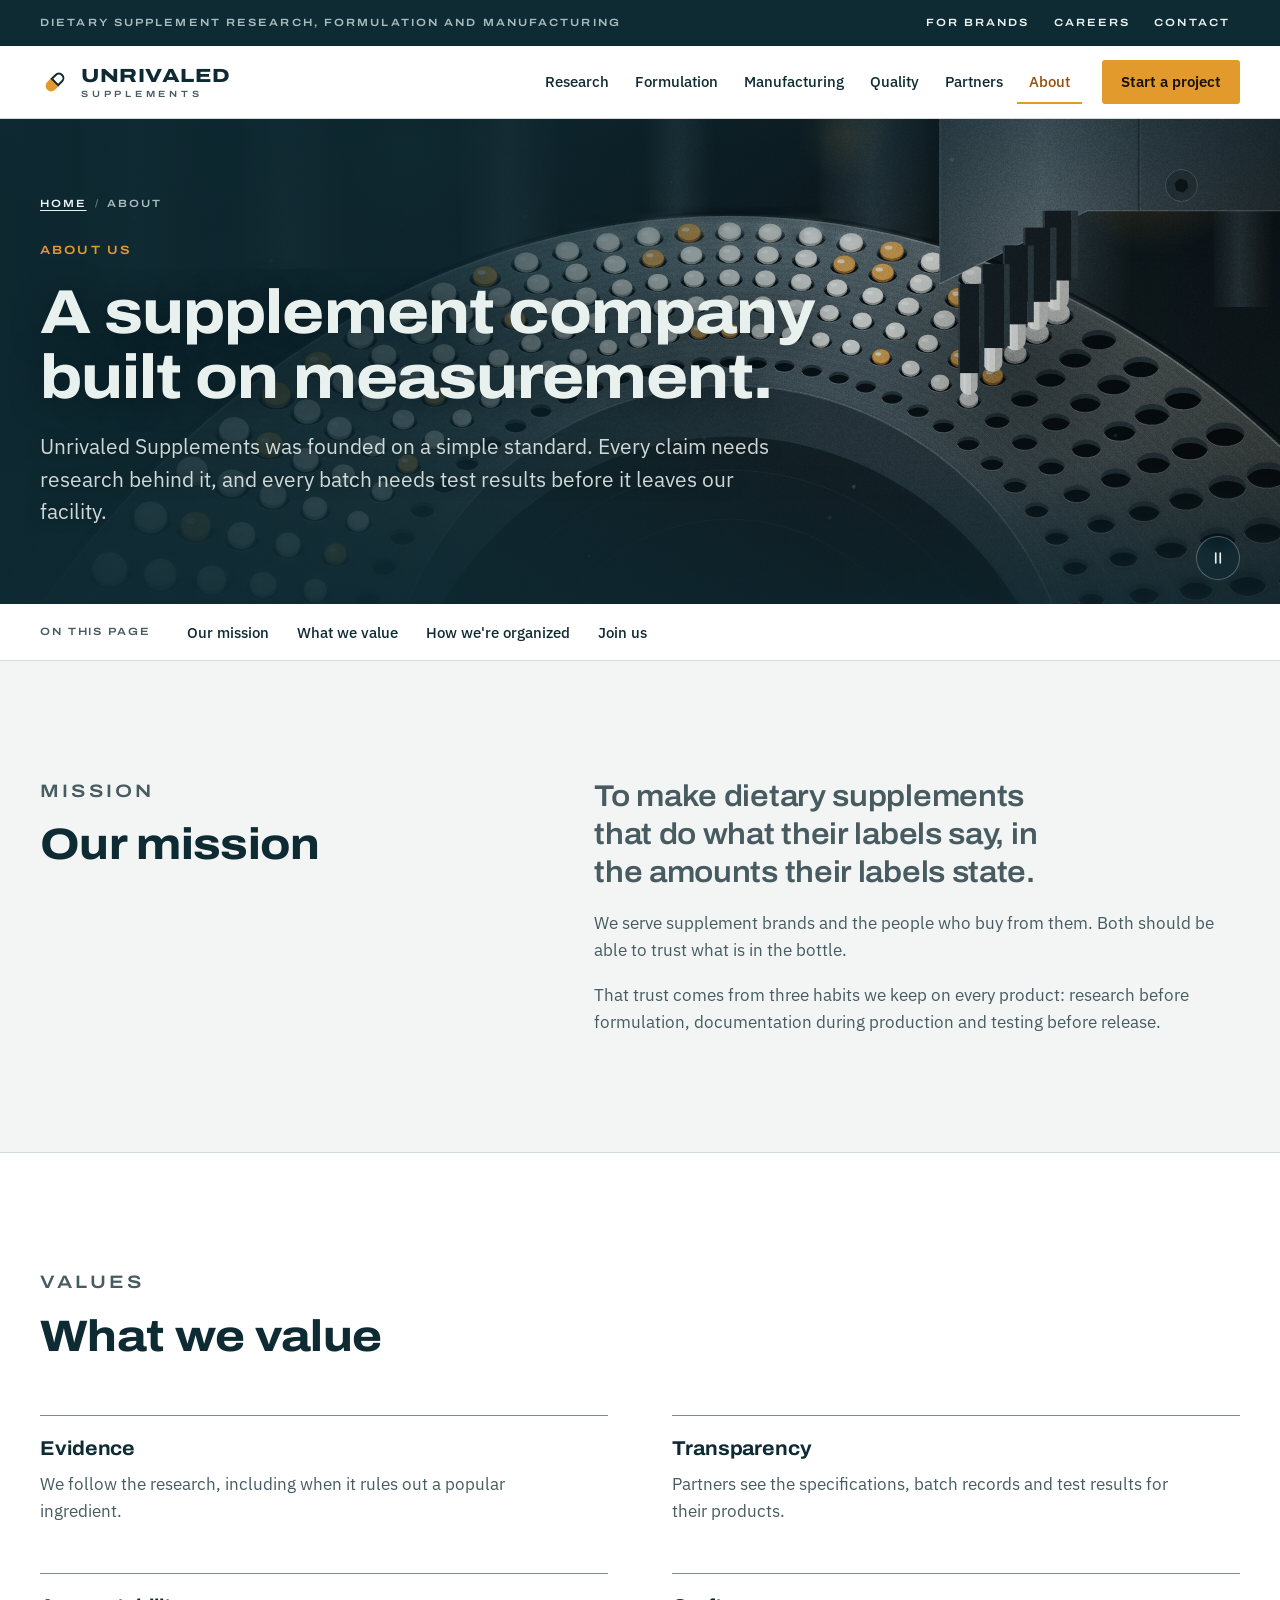
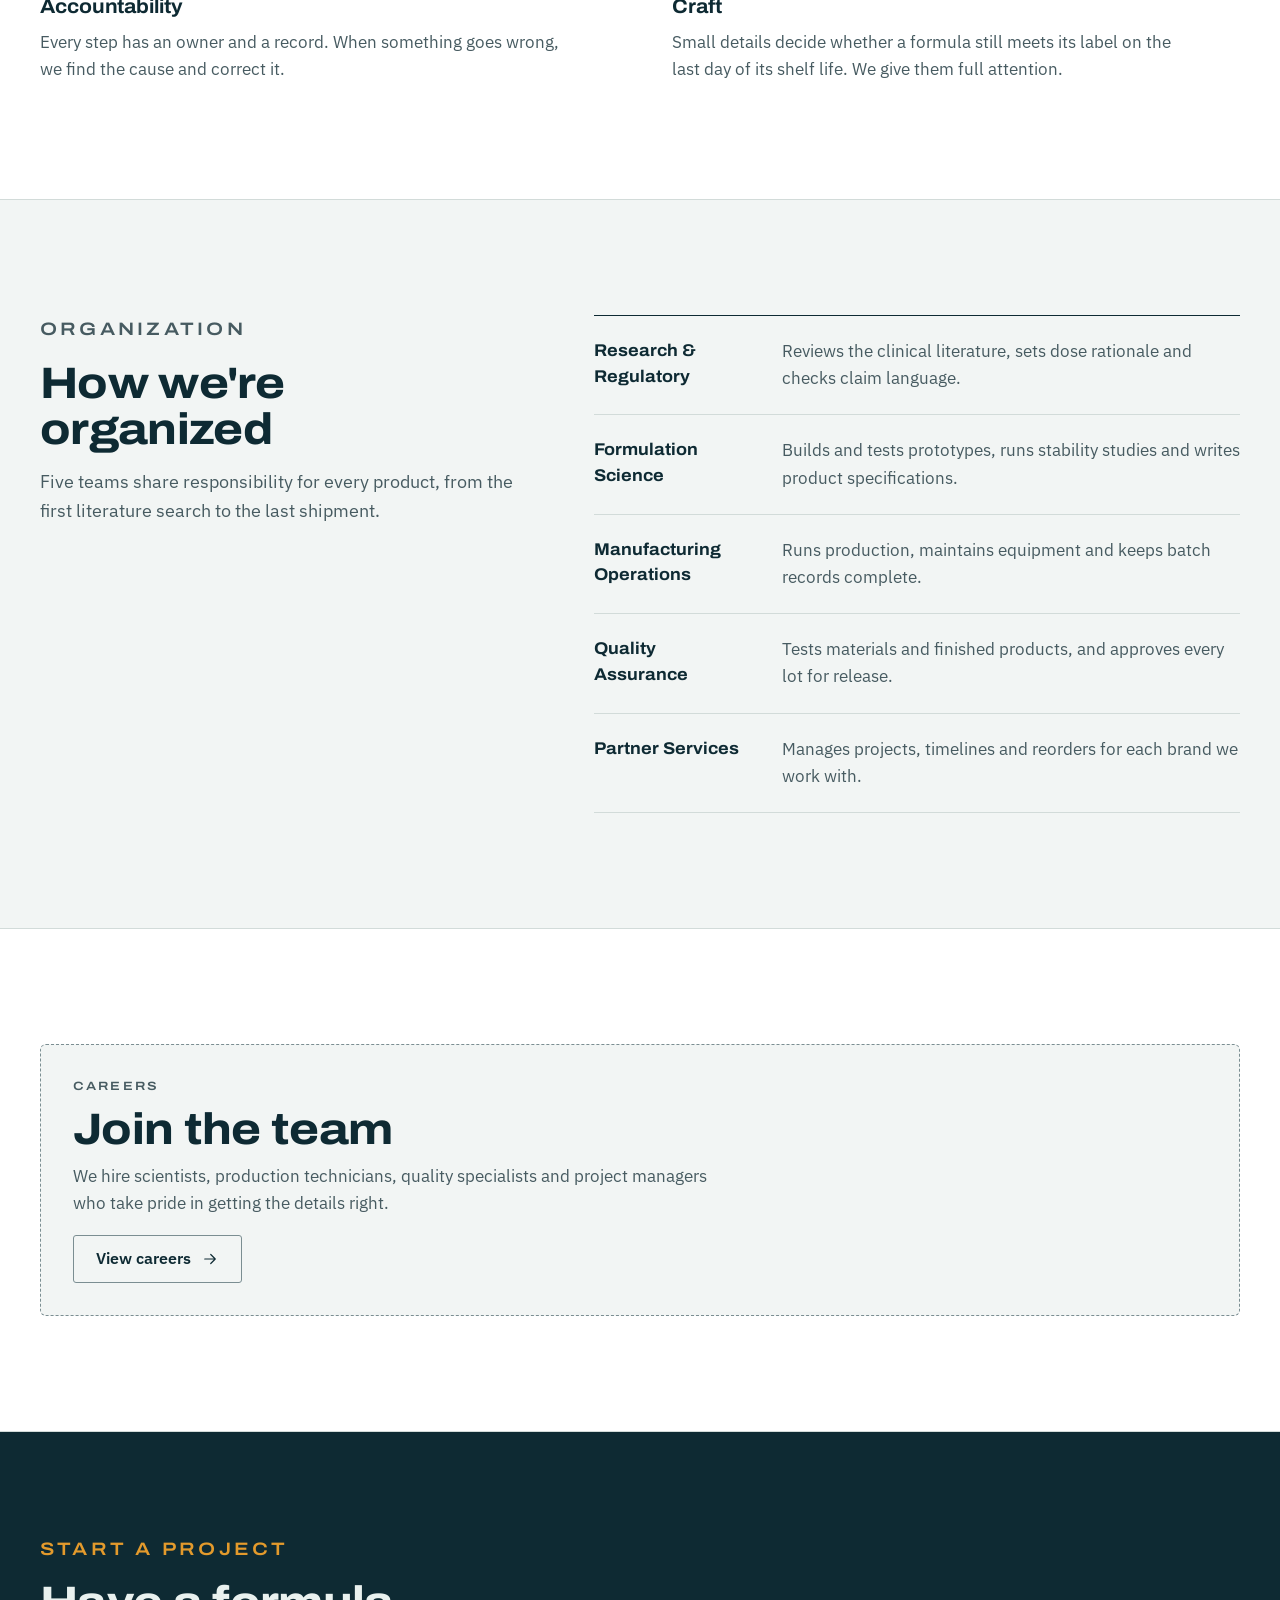
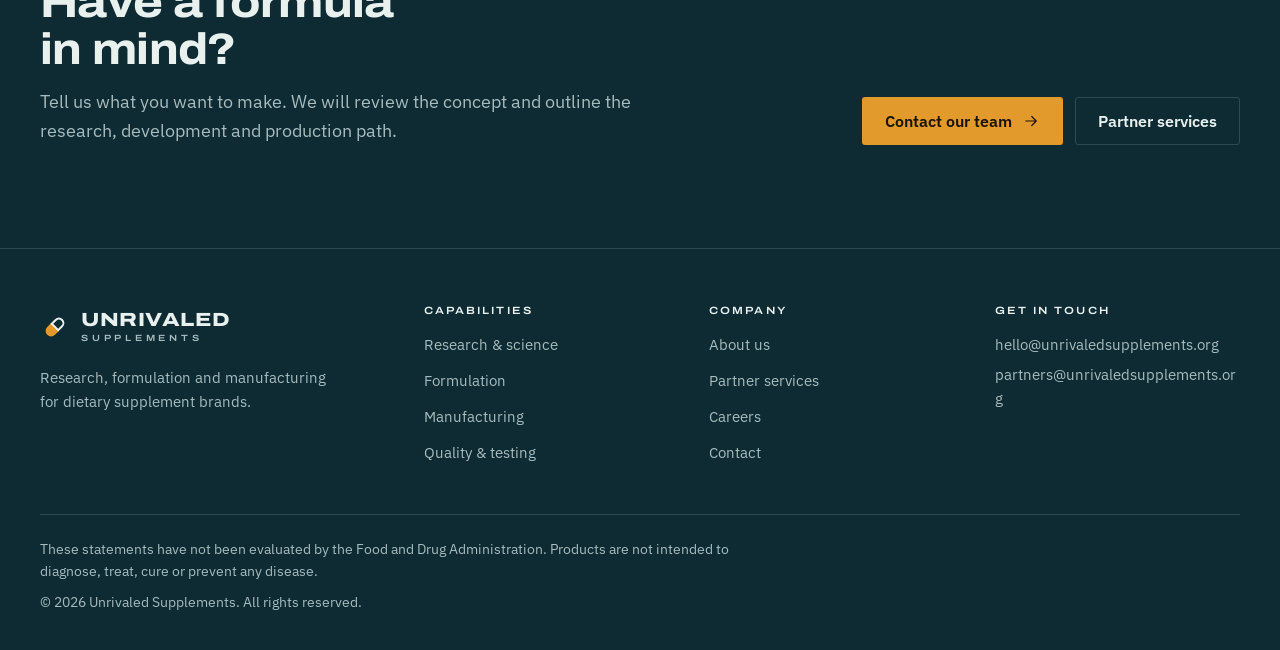
<file: about.html>
<!doctype html>
<html lang="en">
<head>
<meta charset="utf-8">
<meta name="viewport" content="width=device-width, initial-scale=1, viewport-fit=cover">
<title>About | Unrivaled Supplements</title>
<meta name="claude:viewport-fit-sides" content="cover">
<meta name="description" content="The mission, values and teams behind Unrivaled Supplements.">
<link rel="preconnect" href="https://fonts.googleapis.com">
<link rel="preconnect" href="https://fonts.gstatic.com" crossorigin>
<link rel="stylesheet" href="https://fonts.googleapis.com/css2?family=Archivo:wdth,wght@100..125,400..800&family=IBM+Plex+Mono:wght@400;500&family=IBM+Plex+Sans:wght@400;500;600&display=swap">
<link rel="stylesheet" href="styles.css">
</head>
<body>
<a class="skip" href="#main">Skip to content</a>
<div class="utility">
  <div class="wrap">
    <span class="utility-note">Dietary supplement research, formulation and manufacturing</span>
    <ul>
      <li><a href="partners.html">For brands</a></li>
      <li><a href="careers.html">Careers</a></li>
      <li><a href="contact.html">Contact</a></li>
    </ul>
  </div>
</div>
<header class="site-header" data-open="false">
  <div class="wrap header-inner">
    <a class="brand" href="index.html" aria-label="Unrivaled Supplements home"><svg class="brand-mark" viewBox="0 0 30 30" aria-hidden="true"><g transform="rotate(-45 15 15)"><path class="mark-fill" d="M15 9.5H9.5a5.5 5.5 0 0 0 0 11H15z"/><path class="mark-stroke" d="M15 10.5h5.5a4.5 4.5 0 0 1 0 9H15z"/></g></svg><span class="brand-name"><b>Unrivaled</b><span>Supplements</span></span></a>
    <nav class="primary-nav" id="primary-nav" aria-label="Main">
      <ul>
        <li><a href="research.html">Research</a></li><li><a href="formulation.html">Formulation</a></li><li><a href="manufacturing.html">Manufacturing</a></li><li><a href="quality.html">Quality</a></li><li><a href="partners.html">Partners</a></li><li><a href="about.html" aria-current="page">About</a></li><li class="nav-cta"><a href="contact.html">Start a project</a></li>
      </ul>
    </nav>
    <a class="btn btn-primary header-cta" href="contact.html">Start a project</a>
    <button class="menu-toggle" type="button" aria-controls="primary-nav" aria-expanded="false" aria-label="Open menu">
      <svg class="icon icon-open" viewBox="0 0 24 24" aria-hidden="true"><path d="M4 7h16M4 12h16M4 17h16"/></svg><svg class="icon icon-close" viewBox="0 0 24 24" aria-hidden="true"><path d="M6 6l12 12M18 6 6 18"/></svg>
    </button>
  </div>
</header>
<main id="main">
<section class="banner page-banner on-band" aria-labelledby="page-title">
  <canvas class="banner-canvas" data-scene="turret" data-seed="13" aria-hidden="true"></canvas>
  <div class="wrap banner-inner">
    <div class="page-hero-copy">
      <nav aria-label="Breadcrumb"><ol class="crumbs"><li><a href="index.html">Home</a></li><li aria-current="page">About</li></ol></nav>
      <p class="eyebrow">About us</p>
      <h1 id="page-title">A supplement company built on measurement.</h1>
      <p class="lead">Unrivaled Supplements was founded on a simple standard. Every claim needs research behind it, and every batch needs test results before it leaves our facility.</p>
    </div>
  </div>
  <button class="banner-pause" type="button" aria-pressed="false" aria-label="Pause background animation"><svg class="icon icon-pause" viewBox="0 0 24 24" aria-hidden="true"><path d="M9 5.5v13M15 5.5v13"/></svg><svg class="icon icon-play" viewBox="0 0 24 24" aria-hidden="true"><path d="M8 5.5v13l10.5-6.5z"/></svg></button>
</section>
<nav class="jumpbar" aria-label="On this page">
  <div class="wrap"><span class="jumpbar-title">On this page</span><ul><li><a href="#mission">Our mission</a></li><li><a href="#values">What we value</a></li><li><a href="#teams">How we're organized</a></li><li><a href="#join">Join us</a></li></ul></div>
</nav>
<section class="section" id="mission" aria-labelledby="mission-heading">
  <div class="wrap split">
    <div class="section-head"><p class="eyebrow">Mission</p><h2 id="mission-heading">Our mission</h2></div>
    <div class="prose">
      <p class="statement">To make dietary supplements that do what their labels say, in the amounts their labels state.</p>
      <p>We serve supplement brands and the people who buy from them. Both should be able to trust what is in the bottle.</p>
      <p>That trust comes from three habits we keep on every product: research before formulation, documentation during production and testing before release.</p>
    </div>
  </div>
</section>

<section class="section section--surface" id="values" aria-labelledby="values-heading">
  <div class="wrap">
    <div class="section-head"><p class="eyebrow">Values</p><h2 id="values-heading">What we value</h2></div>
    <div class="grid-2">
      <div class="principle"><h3>Evidence</h3><p>We follow the research, including when it rules out a popular ingredient.</p></div>
      <div class="principle"><h3>Transparency</h3><p>Partners see the specifications, batch records and test results for their products.</p></div>
      <div class="principle"><h3>Accountability</h3><p>Every step has an owner and a record. When something goes wrong, we find the cause and correct it.</p></div>
      <div class="principle"><h3>Craft</h3><p>Small details decide whether a formula still meets its label on the last day of its shelf life. We give them full attention.</p></div>
    </div>
  </div>
</section>

<section class="section" id="teams" aria-labelledby="teams-heading">
  <div class="wrap split">
    <div class="section-head"><p class="eyebrow">Organization</p><h2 id="teams-heading">How we're organized</h2><p>Five teams share responsibility for every product, from the first literature search to the last shipment.</p></div>
    <dl class="spec spec--titles"><div class="spec-row"><dt>Research &amp; Regulatory</dt><dd>Reviews the clinical literature, sets dose rationale and checks claim language.</dd></div><div class="spec-row"><dt>Formulation Science</dt><dd>Builds and tests prototypes, runs stability studies and writes product specifications.</dd></div><div class="spec-row"><dt>Manufacturing Operations</dt><dd>Runs production, maintains equipment and keeps batch records complete.</dd></div><div class="spec-row"><dt>Quality Assurance</dt><dd>Tests materials and finished products, and approves every lot for release.</dd></div><div class="spec-row"><dt>Partner Services</dt><dd>Manages projects, timelines and reorders for each brand we work with.</dd></div></dl>
  </div>
</section>

<section class="section section--surface" id="join" aria-labelledby="join-heading">
  <div class="wrap">
    <div class="note-box">
      <p class="eyebrow">Careers</p>
      <h2 id="join-heading">Join the team</h2>
      <p>We hire scientists, production technicians, quality specialists and project managers who take pride in getting the details right.</p>
      <div class="actions" style="margin-top: 8px"><a class="btn btn-outline" href="careers.html">View careers <svg class="icon" viewBox="0 0 24 24" aria-hidden="true"><path d="M5 12h14M13 6l6 6-6 6"/></svg></a></div>
    </div>
  </div>
</section>
<section class="cta-band on-band" aria-labelledby="cta-heading">
  <div class="wrap">
    <div class="cta-copy">
      <p class="eyebrow" style="color: var(--amber)">Start a project</p>
      <h2 id="cta-heading">Have a formula in mind?</h2>
      <p>Tell us what you want to make. We will review the concept and outline the research, development and production path.</p>
    </div>
    <div class="actions">
      <a class="btn btn-primary" href="contact.html">Contact our team <svg class="icon" viewBox="0 0 24 24" aria-hidden="true"><path d="M5 12h14M13 6l6 6-6 6"/></svg></a>
      <a class="btn btn-outline" href="partners.html">Partner services</a>
    </div>
  </div>
</section>
</main>
<footer class="site-footer">
  <div class="wrap">
    <div class="footer-grid">
      <div class="footer-about">
        <a class="brand" href="index.html" aria-label="Unrivaled Supplements home"><svg class="brand-mark" viewBox="0 0 30 30" aria-hidden="true"><g transform="rotate(-45 15 15)"><path class="mark-fill" d="M15 9.5H9.5a5.5 5.5 0 0 0 0 11H15z"/><path class="mark-stroke" d="M15 10.5h5.5a4.5 4.5 0 0 1 0 9H15z"/></g></svg><span class="brand-name"><b>Unrivaled</b><span>Supplements</span></span></a>
        <p>Research, formulation and manufacturing for dietary supplement brands.</p>
      </div>
      <div class="footer-col">
        <h2>Capabilities</h2>
        <ul>
          <li><a href="research.html">Research &amp; science</a></li>
          <li><a href="formulation.html">Formulation</a></li>
          <li><a href="manufacturing.html">Manufacturing</a></li>
          <li><a href="quality.html">Quality &amp; testing</a></li>
        </ul>
      </div>
      <div class="footer-col">
        <h2>Company</h2>
        <ul>
          <li><a href="about.html">About us</a></li>
          <li><a href="partners.html">Partner services</a></li>
          <li><a href="careers.html">Careers</a></li>
          <li><a href="contact.html">Contact</a></li>
        </ul>
      </div>
      <div class="footer-col">
        <h2>Get in touch</h2>
        <ul>
          <li><a href="mailto:hello@unrivaledsupplements.org">hello@unrivaledsupplements.org</a></li>
          <li><a href="mailto:partners@unrivaledsupplements.org">partners@unrivaledsupplements.org</a></li>
        </ul>
      </div>
    </div>
    <div class="footer-bottom">
      <p>These statements have not been evaluated by the Food and Drug Administration. Products are not intended to diagnose, treat, cure or prevent any disease.</p>
      <p>&copy; 2026 Unrivaled Supplements. All rights reserved.</p>
    </div>
  </div>
</footer>
<script src="site.js"></script>
<script src="banner.js"></script>
</body>
</html>
</file>
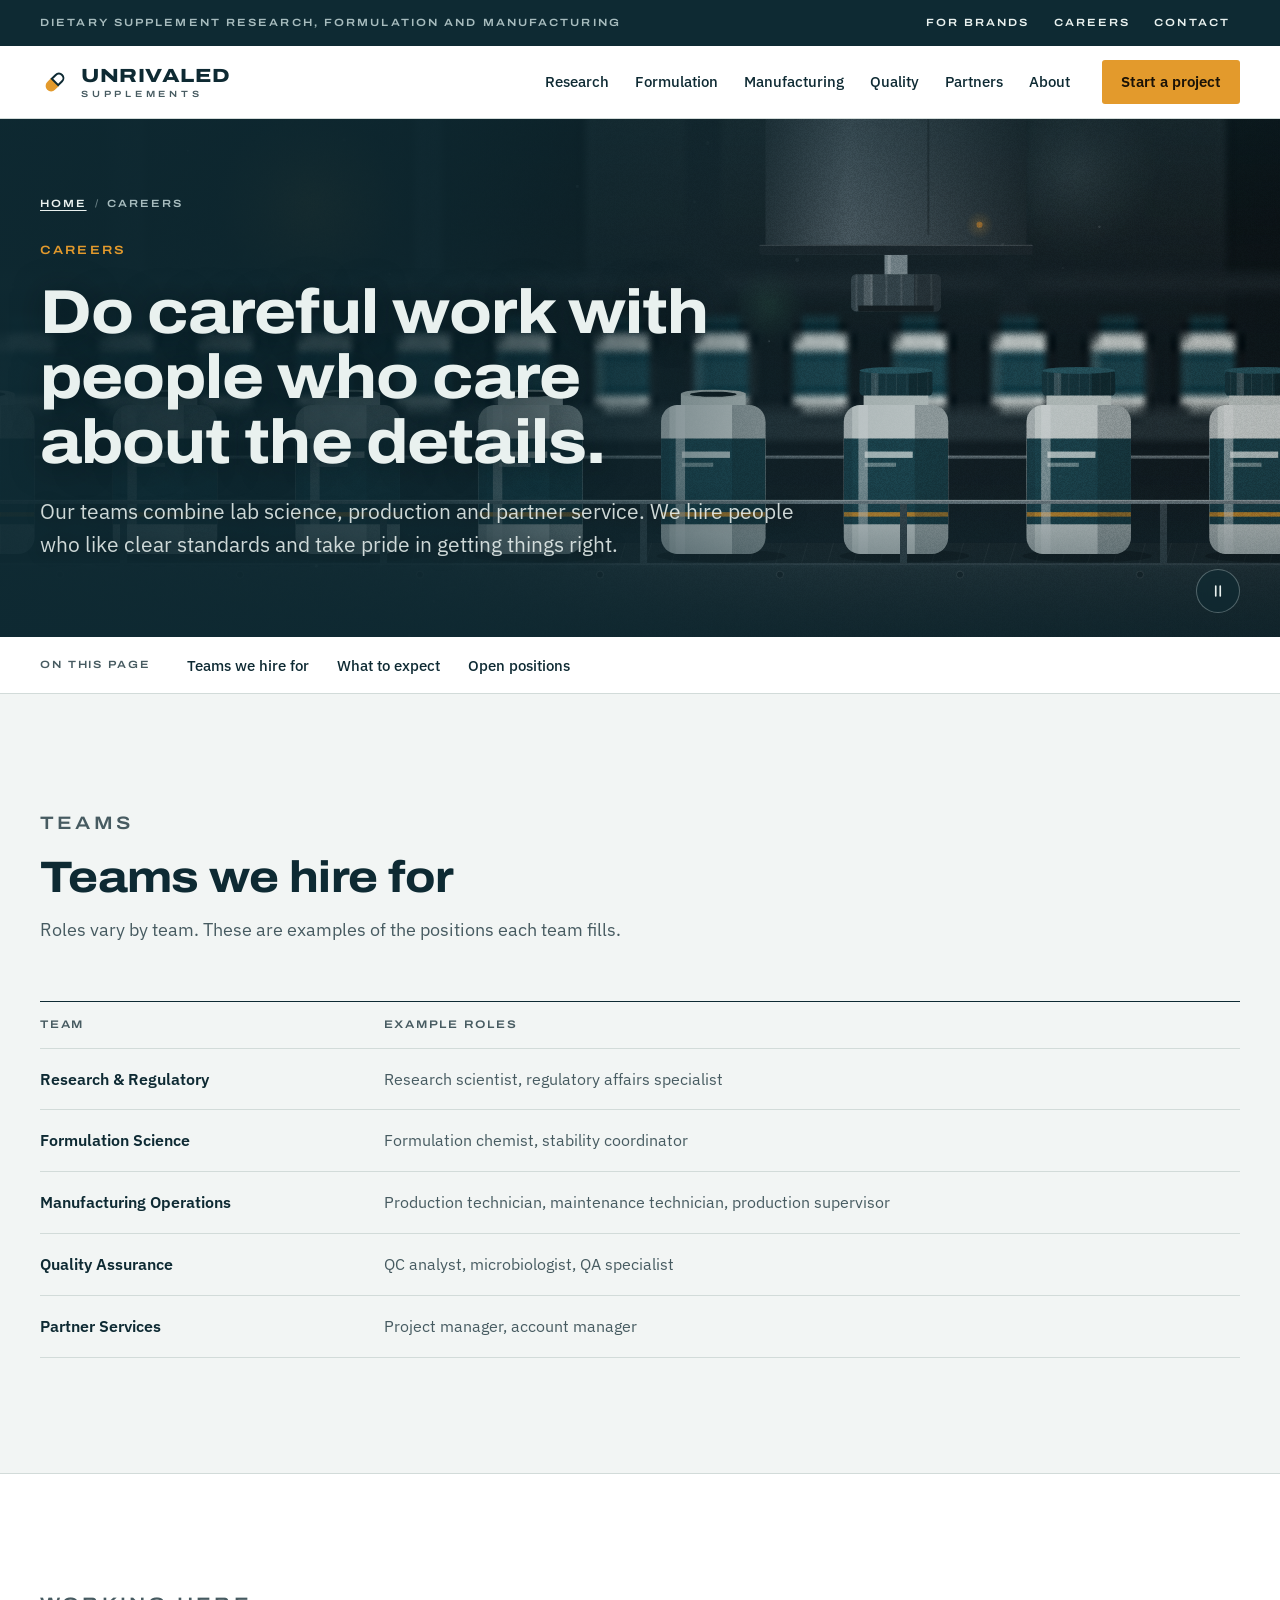
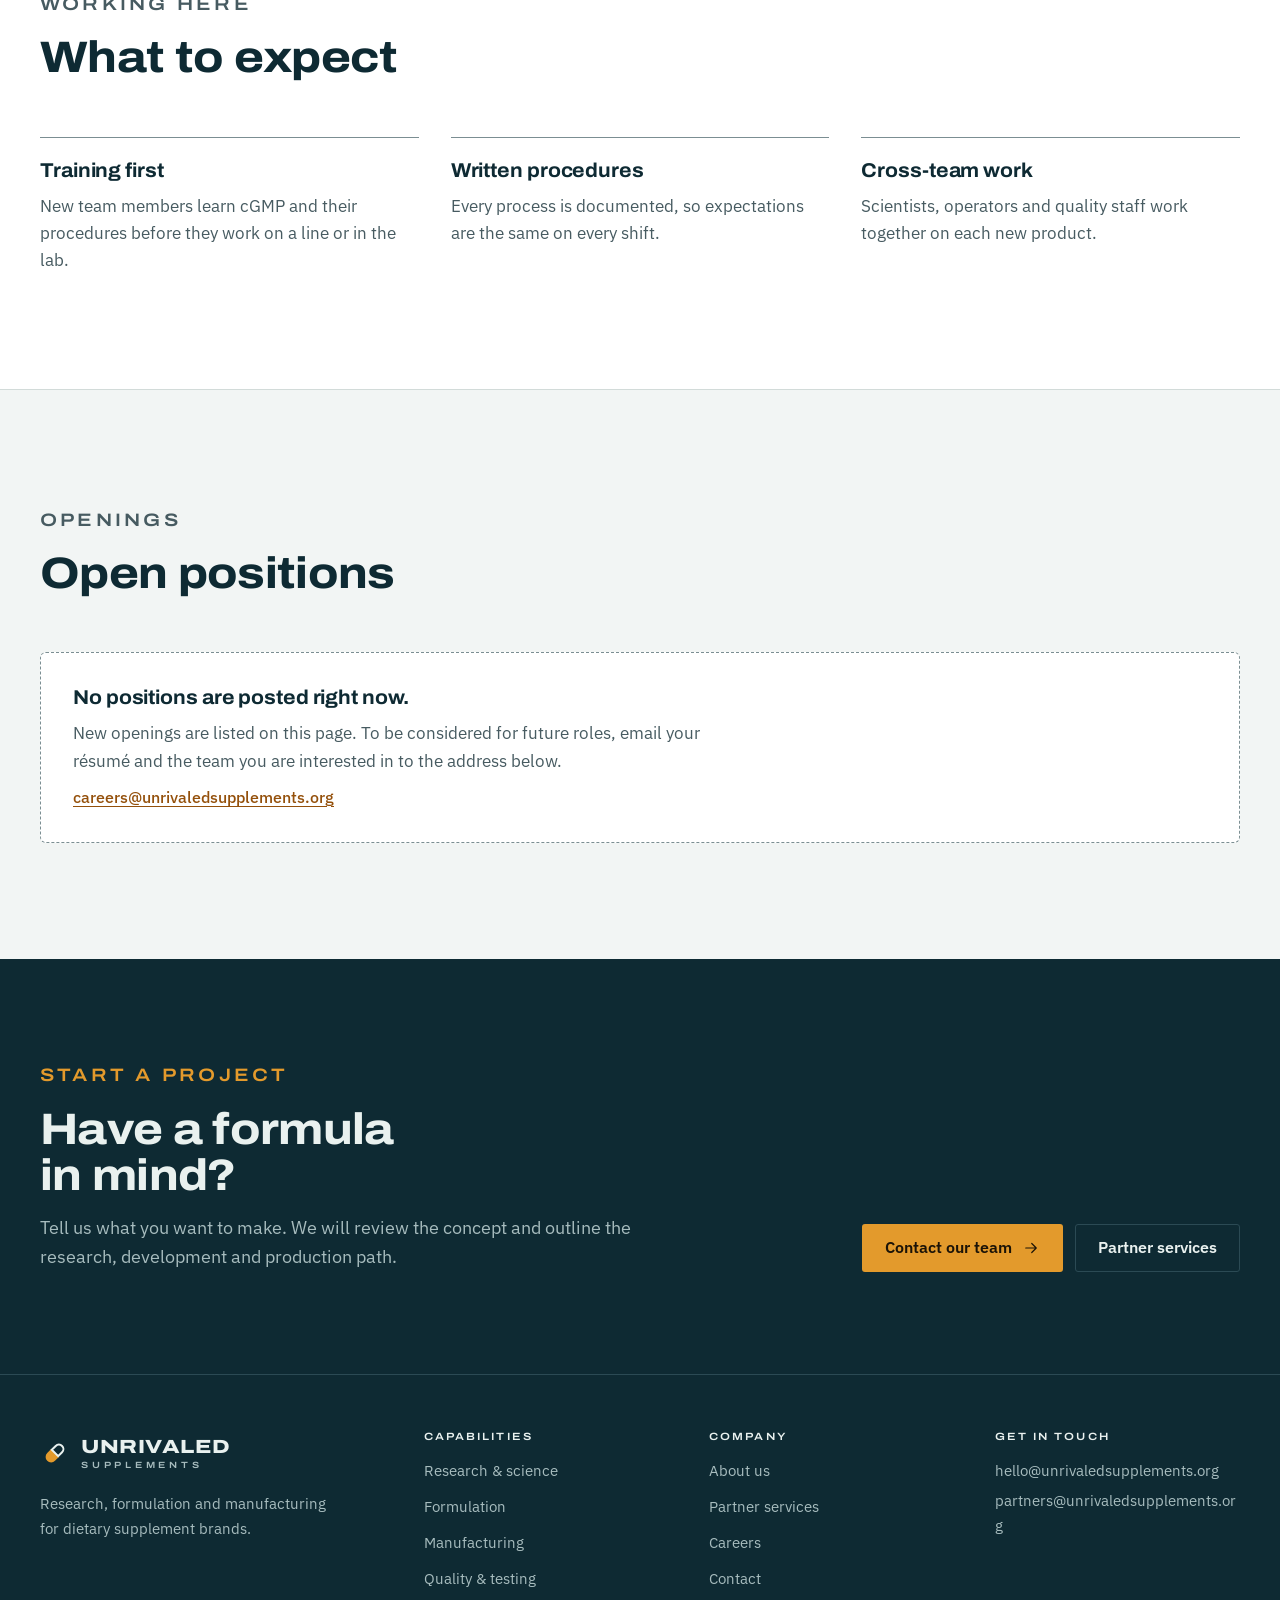
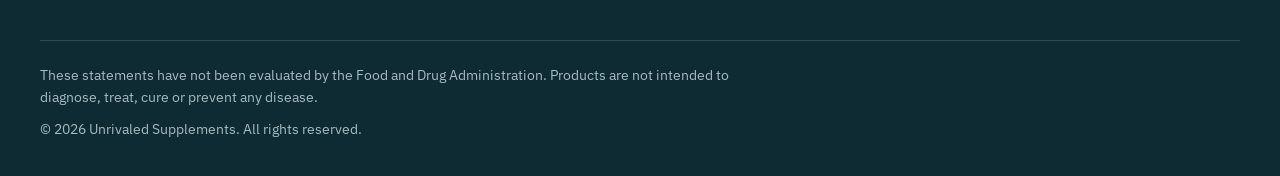
<file: careers.html>
<!doctype html>
<html lang="en">
<head>
<meta charset="utf-8">
<meta name="viewport" content="width=device-width, initial-scale=1, viewport-fit=cover">
<title>Careers | Unrivaled Supplements</title>
<meta name="claude:viewport-fit-sides" content="cover">
<meta name="description" content="Careers in supplement research, formulation, manufacturing and quality at Unrivaled Supplements.">
<link rel="preconnect" href="https://fonts.googleapis.com">
<link rel="preconnect" href="https://fonts.gstatic.com" crossorigin>
<link rel="stylesheet" href="https://fonts.googleapis.com/css2?family=Archivo:wdth,wght@100..125,400..800&family=IBM+Plex+Mono:wght@400;500&family=IBM+Plex+Sans:wght@400;500;600&display=swap">
<link rel="stylesheet" href="styles.css">
</head>
<body>
<a class="skip" href="#main">Skip to content</a>
<div class="utility">
  <div class="wrap">
    <span class="utility-note">Dietary supplement research, formulation and manufacturing</span>
    <ul>
      <li><a href="partners.html">For brands</a></li>
      <li><a href="careers.html">Careers</a></li>
      <li><a href="contact.html">Contact</a></li>
    </ul>
  </div>
</div>
<header class="site-header" data-open="false">
  <div class="wrap header-inner">
    <a class="brand" href="index.html" aria-label="Unrivaled Supplements home"><svg class="brand-mark" viewBox="0 0 30 30" aria-hidden="true"><g transform="rotate(-45 15 15)"><path class="mark-fill" d="M15 9.5H9.5a5.5 5.5 0 0 0 0 11H15z"/><path class="mark-stroke" d="M15 10.5h5.5a4.5 4.5 0 0 1 0 9H15z"/></g></svg><span class="brand-name"><b>Unrivaled</b><span>Supplements</span></span></a>
    <nav class="primary-nav" id="primary-nav" aria-label="Main">
      <ul>
        <li><a href="research.html">Research</a></li><li><a href="formulation.html">Formulation</a></li><li><a href="manufacturing.html">Manufacturing</a></li><li><a href="quality.html">Quality</a></li><li><a href="partners.html">Partners</a></li><li><a href="about.html">About</a></li><li class="nav-cta"><a href="contact.html">Start a project</a></li>
      </ul>
    </nav>
    <a class="btn btn-primary header-cta" href="contact.html">Start a project</a>
    <button class="menu-toggle" type="button" aria-controls="primary-nav" aria-expanded="false" aria-label="Open menu">
      <svg class="icon icon-open" viewBox="0 0 24 24" aria-hidden="true"><path d="M4 7h16M4 12h16M4 17h16"/></svg><svg class="icon icon-close" viewBox="0 0 24 24" aria-hidden="true"><path d="M6 6l12 12M18 6 6 18"/></svg>
    </button>
  </div>
</header>
<main id="main">
<section class="banner page-banner on-band" aria-labelledby="page-title">
  <canvas class="banner-canvas" data-scene="line" data-seed="29" aria-hidden="true"></canvas>
  <div class="wrap banner-inner">
    <div class="page-hero-copy">
      <nav aria-label="Breadcrumb"><ol class="crumbs"><li><a href="index.html">Home</a></li><li aria-current="page">Careers</li></ol></nav>
      <p class="eyebrow">Careers</p>
      <h1 id="page-title">Do careful work with people who care about the details.</h1>
      <p class="lead">Our teams combine lab science, production and partner service. We hire people who like clear standards and take pride in getting things right.</p>
    </div>
  </div>
  <button class="banner-pause" type="button" aria-pressed="false" aria-label="Pause background animation"><svg class="icon icon-pause" viewBox="0 0 24 24" aria-hidden="true"><path d="M9 5.5v13M15 5.5v13"/></svg><svg class="icon icon-play" viewBox="0 0 24 24" aria-hidden="true"><path d="M8 5.5v13l10.5-6.5z"/></svg></button>
</section>
<nav class="jumpbar" aria-label="On this page">
  <div class="wrap"><span class="jumpbar-title">On this page</span><ul><li><a href="#hiring">Teams we hire for</a></li><li><a href="#expect">What to expect</a></li><li><a href="#openings">Open positions</a></li></ul></div>
</nav>
<section class="section" id="hiring" aria-labelledby="hiring-heading">
  <div class="wrap">
    <div class="section-head"><p class="eyebrow">Teams</p><h2 id="hiring-heading">Teams we hire for</h2><p>Roles vary by team. These are examples of the positions each team fills.</p></div>
    <div class="table-wrap" role="region" aria-label="Teams and example roles" tabindex="0"><table class="data"><thead><tr><th scope="col">Team</th><th scope="col">Example roles</th></tr></thead><tbody><tr><td>Research &amp; Regulatory</td><td class="muted">Research scientist, regulatory affairs specialist</td></tr><tr><td>Formulation Science</td><td class="muted">Formulation chemist, stability coordinator</td></tr><tr><td>Manufacturing Operations</td><td class="muted">Production technician, maintenance technician, production supervisor</td></tr><tr><td>Quality Assurance</td><td class="muted">QC analyst, microbiologist, QA specialist</td></tr><tr><td>Partner Services</td><td class="muted">Project manager, account manager</td></tr></tbody></table></div>
  </div>
</section>

<section class="section section--surface" id="expect" aria-labelledby="expect-heading">
  <div class="wrap">
    <div class="section-head"><p class="eyebrow">Working here</p><h2 id="expect-heading">What to expect</h2></div>
    <div class="grid-3">
      <div class="principle"><h3>Training first</h3><p>New team members learn cGMP and their procedures before they work on a line or in the lab.</p></div>
      <div class="principle"><h3>Written procedures</h3><p>Every process is documented, so expectations are the same on every shift.</p></div>
      <div class="principle"><h3>Cross-team work</h3><p>Scientists, operators and quality staff work together on each new product.</p></div>
    </div>
  </div>
</section>

<section class="section" id="openings" aria-labelledby="openings-heading">
  <div class="wrap">
    <div class="section-head"><p class="eyebrow">Openings</p><h2 id="openings-heading">Open positions</h2></div>
    <div class="note-box">
      <h3>No positions are posted right now.</h3>
      <p>New openings are listed on this page. To be considered for future roles, email your r&eacute;sum&eacute; and the team you are interested in to the address below.</p>
      <p class="email-chip"><a href="mailto:careers@unrivaledsupplements.org">careers@unrivaledsupplements.org</a></p>
    </div>
  </div>
</section>
<section class="cta-band on-band" aria-labelledby="cta-heading">
  <div class="wrap">
    <div class="cta-copy">
      <p class="eyebrow" style="color: var(--amber)">Start a project</p>
      <h2 id="cta-heading">Have a formula in mind?</h2>
      <p>Tell us what you want to make. We will review the concept and outline the research, development and production path.</p>
    </div>
    <div class="actions">
      <a class="btn btn-primary" href="contact.html">Contact our team <svg class="icon" viewBox="0 0 24 24" aria-hidden="true"><path d="M5 12h14M13 6l6 6-6 6"/></svg></a>
      <a class="btn btn-outline" href="partners.html">Partner services</a>
    </div>
  </div>
</section>
</main>
<footer class="site-footer">
  <div class="wrap">
    <div class="footer-grid">
      <div class="footer-about">
        <a class="brand" href="index.html" aria-label="Unrivaled Supplements home"><svg class="brand-mark" viewBox="0 0 30 30" aria-hidden="true"><g transform="rotate(-45 15 15)"><path class="mark-fill" d="M15 9.5H9.5a5.5 5.5 0 0 0 0 11H15z"/><path class="mark-stroke" d="M15 10.5h5.5a4.5 4.5 0 0 1 0 9H15z"/></g></svg><span class="brand-name"><b>Unrivaled</b><span>Supplements</span></span></a>
        <p>Research, formulation and manufacturing for dietary supplement brands.</p>
      </div>
      <div class="footer-col">
        <h2>Capabilities</h2>
        <ul>
          <li><a href="research.html">Research &amp; science</a></li>
          <li><a href="formulation.html">Formulation</a></li>
          <li><a href="manufacturing.html">Manufacturing</a></li>
          <li><a href="quality.html">Quality &amp; testing</a></li>
        </ul>
      </div>
      <div class="footer-col">
        <h2>Company</h2>
        <ul>
          <li><a href="about.html">About us</a></li>
          <li><a href="partners.html">Partner services</a></li>
          <li><a href="careers.html">Careers</a></li>
          <li><a href="contact.html">Contact</a></li>
        </ul>
      </div>
      <div class="footer-col">
        <h2>Get in touch</h2>
        <ul>
          <li><a href="mailto:hello@unrivaledsupplements.org">hello@unrivaledsupplements.org</a></li>
          <li><a href="mailto:partners@unrivaledsupplements.org">partners@unrivaledsupplements.org</a></li>
        </ul>
      </div>
    </div>
    <div class="footer-bottom">
      <p>These statements have not been evaluated by the Food and Drug Administration. Products are not intended to diagnose, treat, cure or prevent any disease.</p>
      <p>&copy; 2026 Unrivaled Supplements. All rights reserved.</p>
    </div>
  </div>
</footer>
<script src="site.js"></script>
<script src="banner.js"></script>
</body>
</html>
</file>
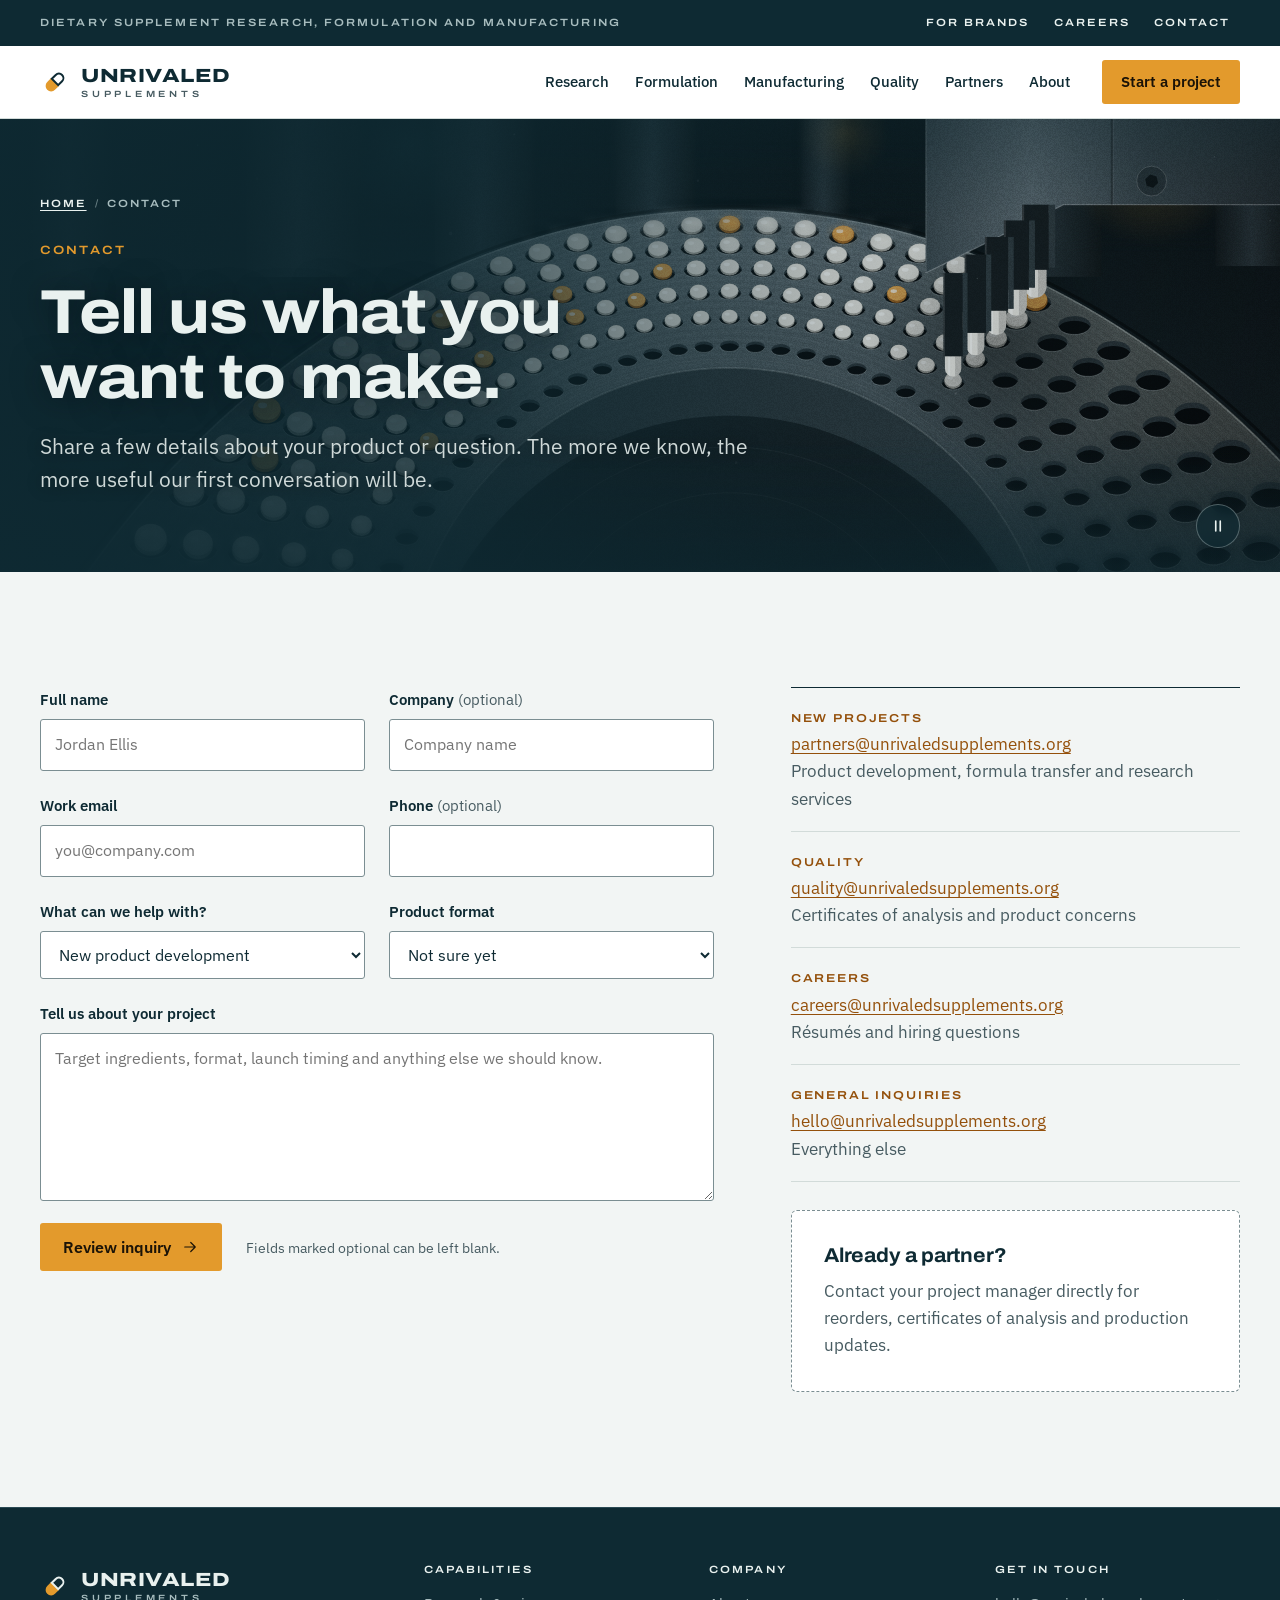
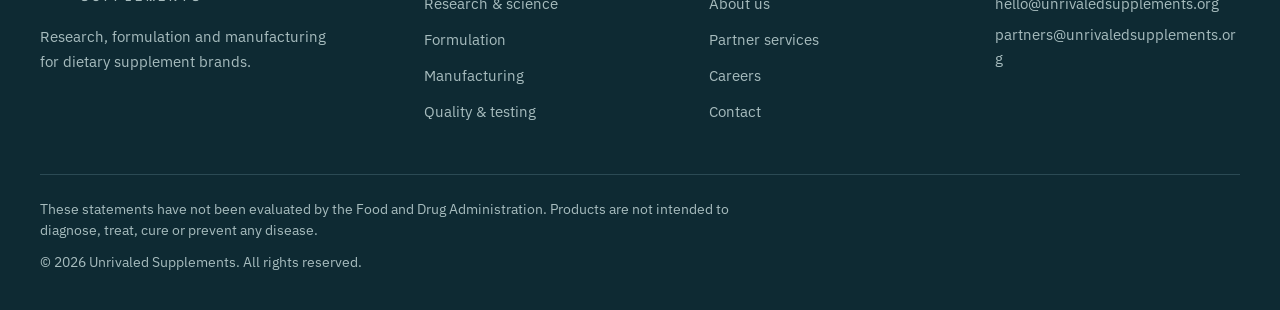
<file: contact.html>
<!doctype html>
<html lang="en">
<head>
<meta charset="utf-8">
<meta name="viewport" content="width=device-width, initial-scale=1, viewport-fit=cover">
<title>Contact | Unrivaled Supplements</title>
<meta name="claude:viewport-fit-sides" content="cover">
<meta name="description" content="Contact Unrivaled Supplements about product development, formula transfer, research services or careers.">
<link rel="preconnect" href="https://fonts.googleapis.com">
<link rel="preconnect" href="https://fonts.gstatic.com" crossorigin>
<link rel="stylesheet" href="https://fonts.googleapis.com/css2?family=Archivo:wdth,wght@100..125,400..800&family=IBM+Plex+Mono:wght@400;500&family=IBM+Plex+Sans:wght@400;500;600&display=swap">
<link rel="stylesheet" href="styles.css">
</head>
<body>
<a class="skip" href="#main">Skip to content</a>
<div class="utility">
  <div class="wrap">
    <span class="utility-note">Dietary supplement research, formulation and manufacturing</span>
    <ul>
      <li><a href="partners.html">For brands</a></li>
      <li><a href="careers.html">Careers</a></li>
      <li><a href="contact.html">Contact</a></li>
    </ul>
  </div>
</div>
<header class="site-header" data-open="false">
  <div class="wrap header-inner">
    <a class="brand" href="index.html" aria-label="Unrivaled Supplements home"><svg class="brand-mark" viewBox="0 0 30 30" aria-hidden="true"><g transform="rotate(-45 15 15)"><path class="mark-fill" d="M15 9.5H9.5a5.5 5.5 0 0 0 0 11H15z"/><path class="mark-stroke" d="M15 10.5h5.5a4.5 4.5 0 0 1 0 9H15z"/></g></svg><span class="brand-name"><b>Unrivaled</b><span>Supplements</span></span></a>
    <nav class="primary-nav" id="primary-nav" aria-label="Main">
      <ul>
        <li><a href="research.html">Research</a></li><li><a href="formulation.html">Formulation</a></li><li><a href="manufacturing.html">Manufacturing</a></li><li><a href="quality.html">Quality</a></li><li><a href="partners.html">Partners</a></li><li><a href="about.html">About</a></li><li class="nav-cta"><a href="contact.html">Start a project</a></li>
      </ul>
    </nav>
    <a class="btn btn-primary header-cta" href="contact.html">Start a project</a>
    <button class="menu-toggle" type="button" aria-controls="primary-nav" aria-expanded="false" aria-label="Open menu">
      <svg class="icon icon-open" viewBox="0 0 24 24" aria-hidden="true"><path d="M4 7h16M4 12h16M4 17h16"/></svg><svg class="icon icon-close" viewBox="0 0 24 24" aria-hidden="true"><path d="M6 6l12 12M18 6 6 18"/></svg>
    </button>
  </div>
</header>
<main id="main">
<section class="banner page-banner on-band" aria-labelledby="page-title">
  <canvas class="banner-canvas" data-scene="turret" data-seed="19" aria-hidden="true"></canvas>
  <div class="wrap banner-inner">
    <div class="page-hero-copy">
      <nav aria-label="Breadcrumb"><ol class="crumbs"><li><a href="index.html">Home</a></li><li aria-current="page">Contact</li></ol></nav>
      <p class="eyebrow">Contact</p>
      <h1 id="page-title">Tell us what you want to make.</h1>
      <p class="lead">Share a few details about your product or question. The more we know, the more useful our first conversation will be.</p>
    </div>
  </div>
  <button class="banner-pause" type="button" aria-pressed="false" aria-label="Pause background animation"><svg class="icon icon-pause" viewBox="0 0 24 24" aria-hidden="true"><path d="M9 5.5v13M15 5.5v13"/></svg><svg class="icon icon-play" viewBox="0 0 24 24" aria-hidden="true"><path d="M8 5.5v13l10.5-6.5z"/></svg></button>
</section>
<section class="section" aria-label="Inquiry form and contact details">
  <div class="wrap contact-grid">
    <div>
      <form class="form" id="inquiry-form">
        <div class="field"><label for="f-name">Full name</label><input id="f-name" name="name" type="text" autocomplete="name" required placeholder="Jordan Ellis"></div>
        <div class="field"><label for="f-company">Company <span class="opt">(optional)</span></label><input id="f-company" name="company" type="text" autocomplete="organization" placeholder="Company name"></div>
        <div class="field"><label for="f-email">Work email</label><input id="f-email" name="email" type="email" autocomplete="email" required placeholder="you@company.com"></div>
        <div class="field"><label for="f-phone">Phone <span class="opt">(optional)</span></label><input id="f-phone" name="phone" type="tel" autocomplete="tel"></div>
        <div class="field"><label for="f-topic">What can we help with?</label>
          <select id="f-topic" name="topic">
            <option>New product development</option>
            <option>Formula transfer</option>
            <option>Research services</option>
            <option>Existing partner support</option>
            <option>Careers</option>
            <option>Something else</option>
          </select></div>
        <div class="field"><label for="f-format">Product format</label>
          <select id="f-format" name="format">
            <option>Not sure yet</option>
            <option>Capsules</option>
            <option>Tablets</option>
            <option>Softgels</option>
            <option>Powders</option>
            <option>Gummies</option>
          </select></div>
        <div class="field field--full"><label for="f-message">Tell us about your project</label><textarea id="f-message" name="message" required placeholder="Target ingredients, format, launch timing and anything else we should know."></textarea></div>
        <div class="form-foot">
          <button class="btn btn-primary" type="submit">Review inquiry <svg class="icon" viewBox="0 0 24 24" aria-hidden="true"><path d="M5 12h14M13 6l6 6-6 6"/></svg></button>
          <p>Fields marked optional can be left blank.</p>
        </div>
      </form>
      <div class="result" id="inquiry-result" hidden>
        <h2 id="result-heading" tabindex="-1">Your inquiry is ready</h2>
        <p>Copy the text below and email it to this address:</p>
        <p class="email-chip"><a id="inquiry-to" href="mailto:hello@unrivaledsupplements.org">hello@unrivaledsupplements.org</a></p>
        <label class="sr-only" for="inquiry-text" style="position:absolute;width:1px;height:1px;overflow:hidden;clip:rect(0 0 0 0)">Inquiry text</label>
        <textarea id="inquiry-text" readonly></textarea>
        <div class="actions">
          <button class="btn btn-primary" type="button" id="copy-inquiry">Copy inquiry</button>
          <button class="btn btn-outline" type="button" id="edit-inquiry">Edit details</button>
        </div>
        <p class="status" id="copy-status" aria-live="polite"></p>
      </div>
    </div>
    <aside class="contact-aside" aria-label="Contact details">
      <dl class="spec"><div class="spec-row"><dt>New projects</dt><dd><a href="mailto:partners@unrivaledsupplements.org">partners@unrivaledsupplements.org</a><br><span class="muted">Product development, formula transfer and research services</span></dd></div><div class="spec-row"><dt>Quality</dt><dd><a href="mailto:quality@unrivaledsupplements.org">quality@unrivaledsupplements.org</a><br><span class="muted">Certificates of analysis and product concerns</span></dd></div><div class="spec-row"><dt>Careers</dt><dd><a href="mailto:careers@unrivaledsupplements.org">careers@unrivaledsupplements.org</a><br><span class="muted">R&eacute;sum&eacute;s and hiring questions</span></dd></div><div class="spec-row"><dt>General inquiries</dt><dd><a href="mailto:hello@unrivaledsupplements.org">hello@unrivaledsupplements.org</a><br><span class="muted">Everything else</span></dd></div></dl>
      <div class="note-box">
        <h3>Already a partner?</h3>
        <p>Contact your project manager directly for reorders, certificates of analysis and production updates.</p>
      </div>
    </aside>
  </div>
</section>

</main>
<footer class="site-footer">
  <div class="wrap">
    <div class="footer-grid">
      <div class="footer-about">
        <a class="brand" href="index.html" aria-label="Unrivaled Supplements home"><svg class="brand-mark" viewBox="0 0 30 30" aria-hidden="true"><g transform="rotate(-45 15 15)"><path class="mark-fill" d="M15 9.5H9.5a5.5 5.5 0 0 0 0 11H15z"/><path class="mark-stroke" d="M15 10.5h5.5a4.5 4.5 0 0 1 0 9H15z"/></g></svg><span class="brand-name"><b>Unrivaled</b><span>Supplements</span></span></a>
        <p>Research, formulation and manufacturing for dietary supplement brands.</p>
      </div>
      <div class="footer-col">
        <h2>Capabilities</h2>
        <ul>
          <li><a href="research.html">Research &amp; science</a></li>
          <li><a href="formulation.html">Formulation</a></li>
          <li><a href="manufacturing.html">Manufacturing</a></li>
          <li><a href="quality.html">Quality &amp; testing</a></li>
        </ul>
      </div>
      <div class="footer-col">
        <h2>Company</h2>
        <ul>
          <li><a href="about.html">About us</a></li>
          <li><a href="partners.html">Partner services</a></li>
          <li><a href="careers.html">Careers</a></li>
          <li><a href="contact.html">Contact</a></li>
        </ul>
      </div>
      <div class="footer-col">
        <h2>Get in touch</h2>
        <ul>
          <li><a href="mailto:hello@unrivaledsupplements.org">hello@unrivaledsupplements.org</a></li>
          <li><a href="mailto:partners@unrivaledsupplements.org">partners@unrivaledsupplements.org</a></li>
        </ul>
      </div>
    </div>
    <div class="footer-bottom">
      <p>These statements have not been evaluated by the Food and Drug Administration. Products are not intended to diagnose, treat, cure or prevent any disease.</p>
      <p>&copy; 2026 Unrivaled Supplements. All rights reserved.</p>
    </div>
  </div>
</footer>
<script src="site.js"></script>
<script src="banner.js"></script>
</body>
</html>
</file>
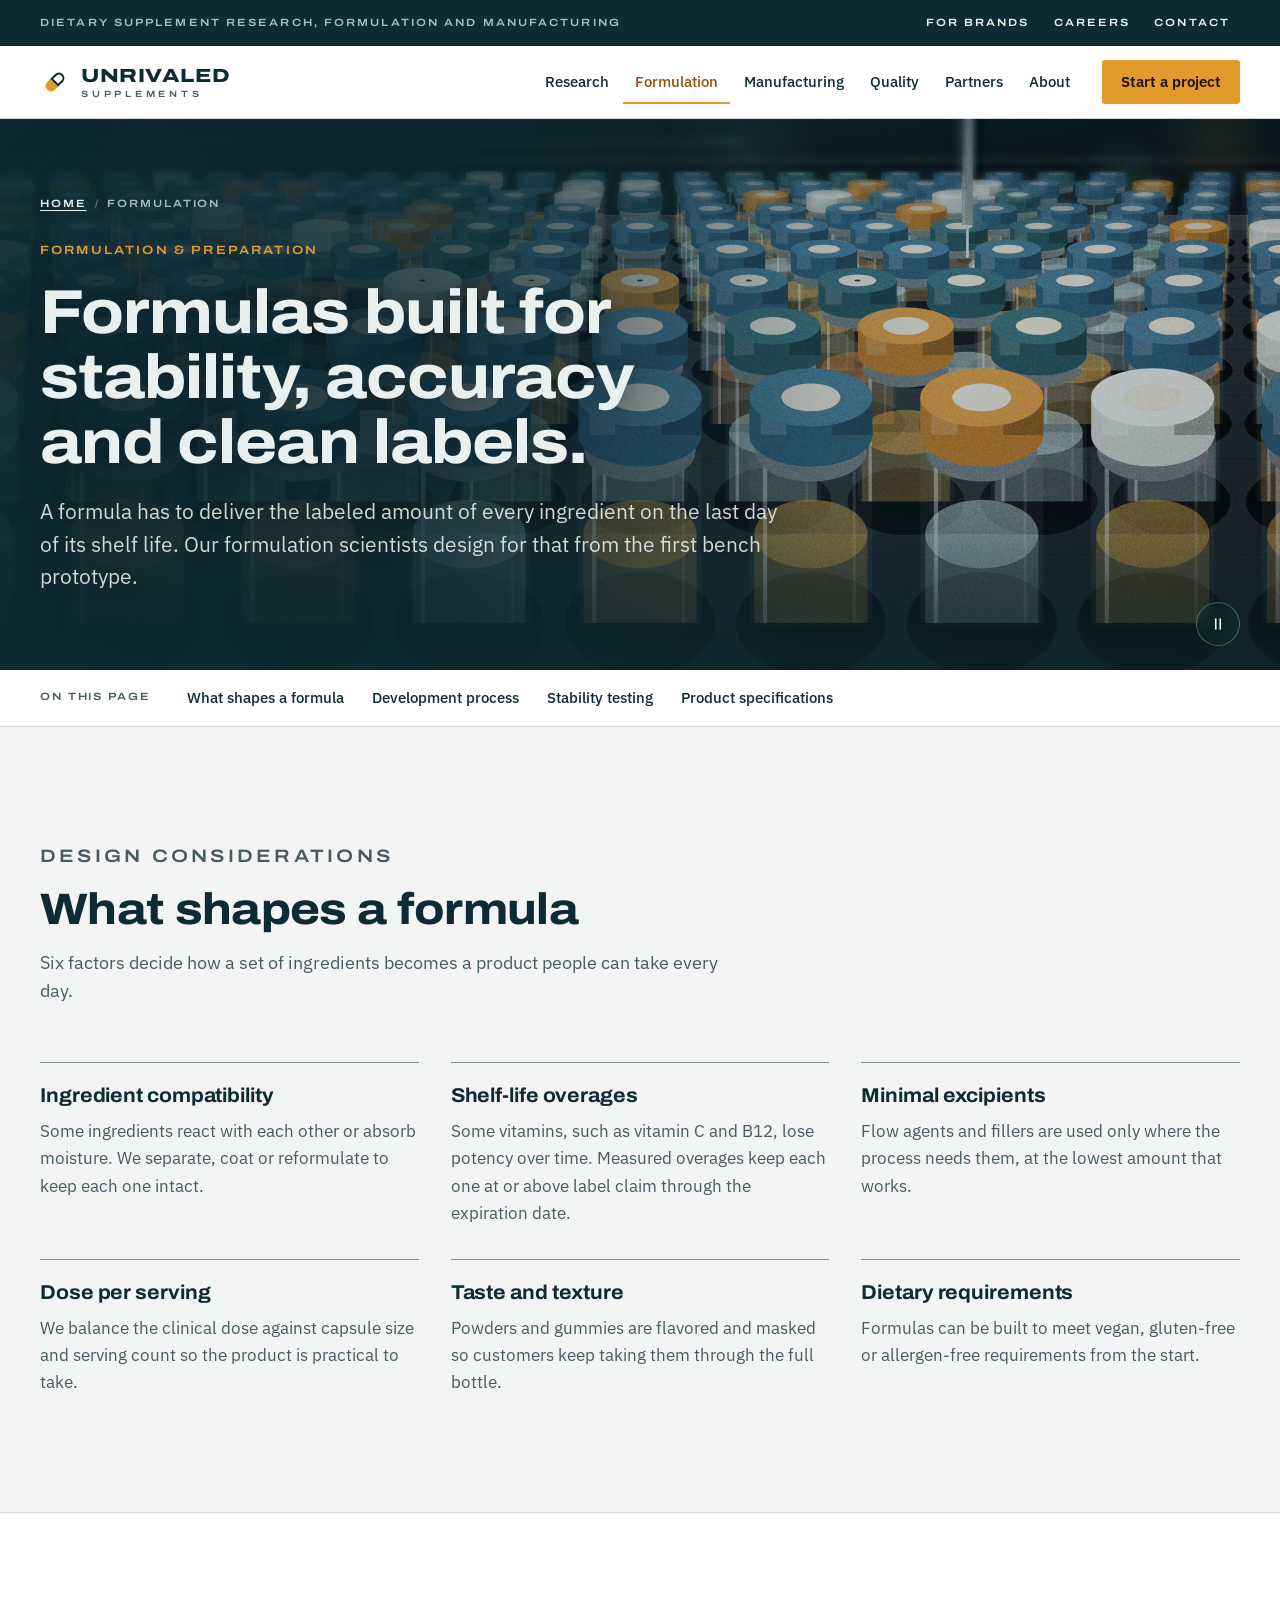
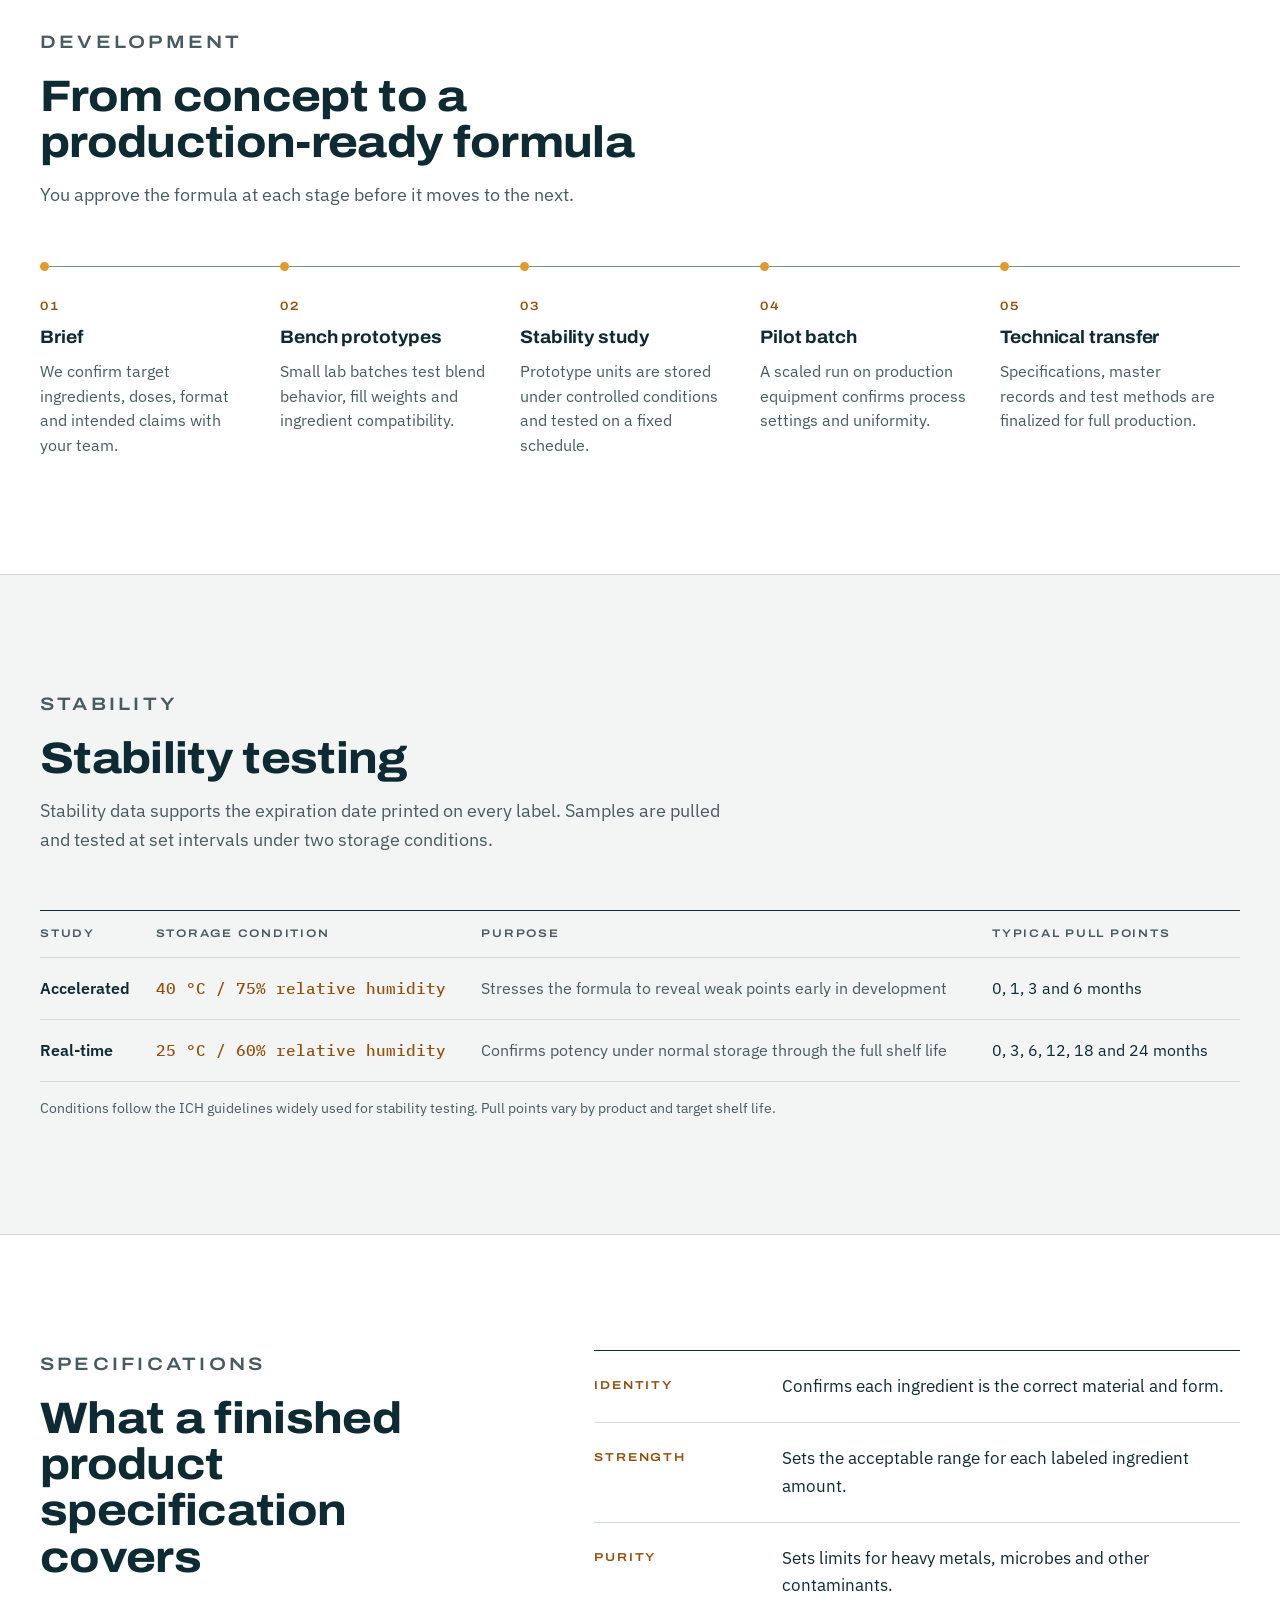
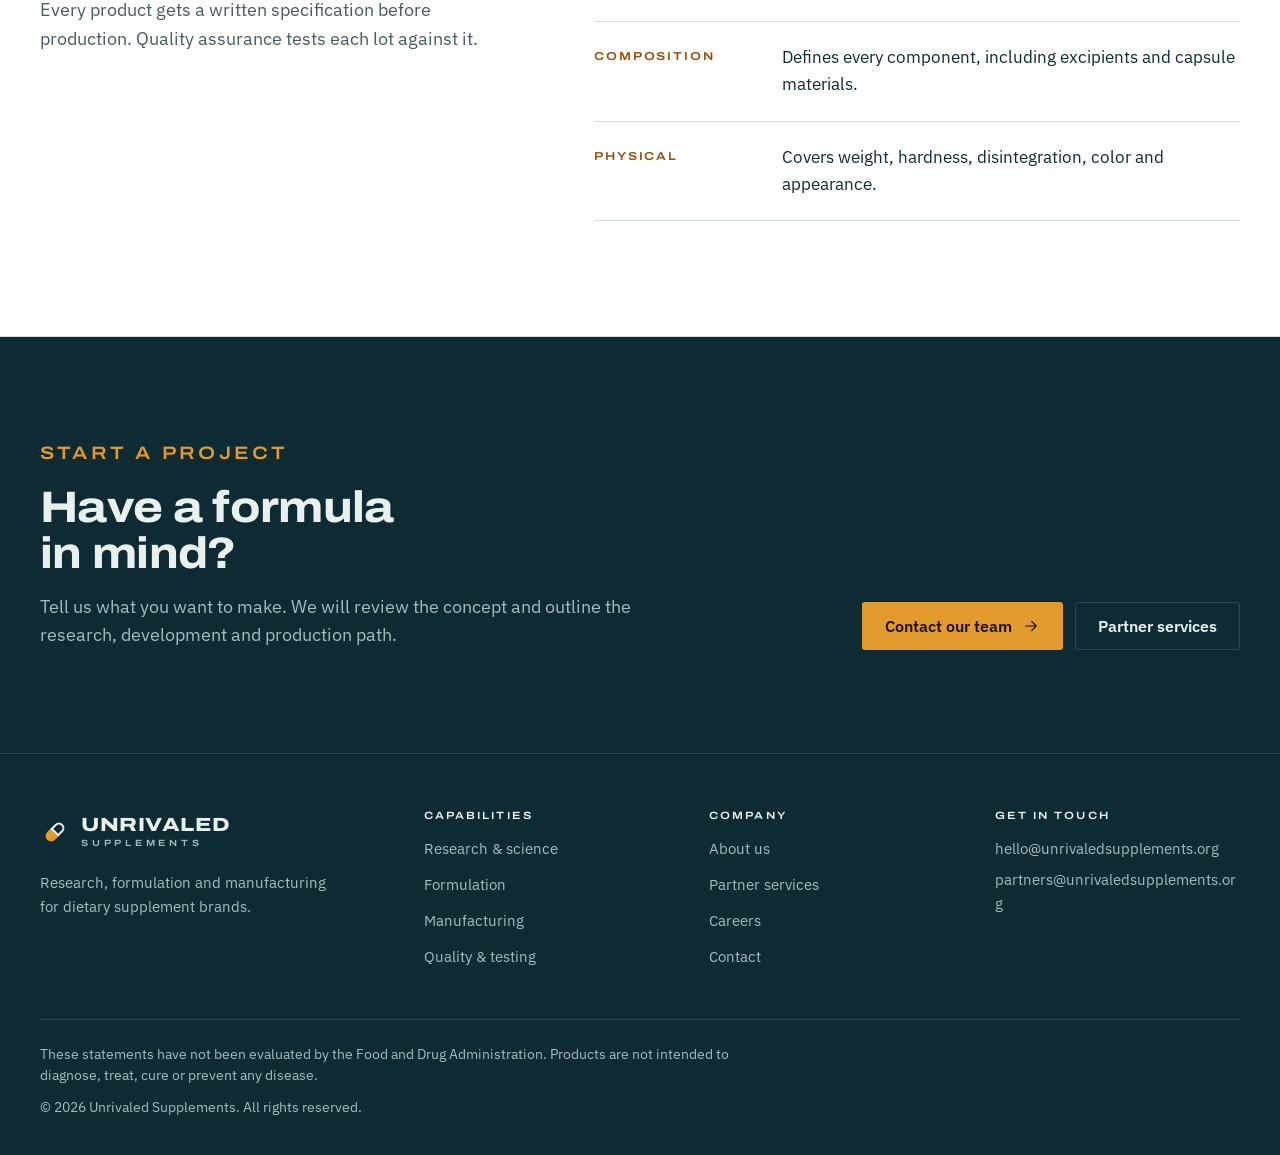
<file: formulation.html>
<!doctype html>
<html lang="en">
<head>
<meta charset="utf-8">
<meta name="viewport" content="width=device-width, initial-scale=1, viewport-fit=cover">
<title>Formulation | Unrivaled Supplements</title>
<meta name="claude:viewport-fit-sides" content="cover">
<meta name="description" content="How Unrivaled Supplements designs stable, accurate supplement formulas and proves them before production.">
<link rel="preconnect" href="https://fonts.googleapis.com">
<link rel="preconnect" href="https://fonts.gstatic.com" crossorigin>
<link rel="stylesheet" href="https://fonts.googleapis.com/css2?family=Archivo:wdth,wght@100..125,400..800&family=IBM+Plex+Mono:wght@400;500&family=IBM+Plex+Sans:wght@400;500;600&display=swap">
<link rel="stylesheet" href="styles.css">
</head>
<body>
<a class="skip" href="#main">Skip to content</a>
<div class="utility">
  <div class="wrap">
    <span class="utility-note">Dietary supplement research, formulation and manufacturing</span>
    <ul>
      <li><a href="partners.html">For brands</a></li>
      <li><a href="careers.html">Careers</a></li>
      <li><a href="contact.html">Contact</a></li>
    </ul>
  </div>
</div>
<header class="site-header" data-open="false">
  <div class="wrap header-inner">
    <a class="brand" href="index.html" aria-label="Unrivaled Supplements home"><svg class="brand-mark" viewBox="0 0 30 30" aria-hidden="true"><g transform="rotate(-45 15 15)"><path class="mark-fill" d="M15 9.5H9.5a5.5 5.5 0 0 0 0 11H15z"/><path class="mark-stroke" d="M15 10.5h5.5a4.5 4.5 0 0 1 0 9H15z"/></g></svg><span class="brand-name"><b>Unrivaled</b><span>Supplements</span></span></a>
    <nav class="primary-nav" id="primary-nav" aria-label="Main">
      <ul>
        <li><a href="research.html">Research</a></li><li><a href="formulation.html" aria-current="page">Formulation</a></li><li><a href="manufacturing.html">Manufacturing</a></li><li><a href="quality.html">Quality</a></li><li><a href="partners.html">Partners</a></li><li><a href="about.html">About</a></li><li class="nav-cta"><a href="contact.html">Start a project</a></li>
      </ul>
    </nav>
    <a class="btn btn-primary header-cta" href="contact.html">Start a project</a>
    <button class="menu-toggle" type="button" aria-controls="primary-nav" aria-expanded="false" aria-label="Open menu">
      <svg class="icon icon-open" viewBox="0 0 24 24" aria-hidden="true"><path d="M4 7h16M4 12h16M4 17h16"/></svg><svg class="icon icon-close" viewBox="0 0 24 24" aria-hidden="true"><path d="M6 6l12 12M18 6 6 18"/></svg>
    </button>
  </div>
</header>
<main id="main">
<section class="banner page-banner on-band" aria-labelledby="page-title">
  <canvas class="banner-canvas" data-scene="vials" data-seed="23" aria-hidden="true"></canvas>
  <div class="wrap banner-inner">
    <div class="page-hero-copy">
      <nav aria-label="Breadcrumb"><ol class="crumbs"><li><a href="index.html">Home</a></li><li aria-current="page">Formulation</li></ol></nav>
      <p class="eyebrow">Formulation &amp; preparation</p>
      <h1 id="page-title">Formulas built for stability, accuracy and clean labels.</h1>
      <p class="lead">A formula has to deliver the labeled amount of every ingredient on the last day of its shelf life. Our formulation scientists design for that from the first bench prototype.</p>
    </div>
  </div>
  <button class="banner-pause" type="button" aria-pressed="false" aria-label="Pause background animation"><svg class="icon icon-pause" viewBox="0 0 24 24" aria-hidden="true"><path d="M9 5.5v13M15 5.5v13"/></svg><svg class="icon icon-play" viewBox="0 0 24 24" aria-hidden="true"><path d="M8 5.5v13l10.5-6.5z"/></svg></button>
</section>
<nav class="jumpbar" aria-label="On this page">
  <div class="wrap"><span class="jumpbar-title">On this page</span><ul><li><a href="#considerations">What shapes a formula</a></li><li><a href="#development">Development process</a></li><li><a href="#stability">Stability testing</a></li><li><a href="#specifications">Product specifications</a></li></ul></div>
</nav>
<section class="section" id="considerations" aria-labelledby="considerations-heading">
  <div class="wrap">
    <div class="section-head"><p class="eyebrow">Design considerations</p><h2 id="considerations-heading">What shapes a formula</h2><p>Six factors decide how a set of ingredients becomes a product people can take every day.</p></div>
    <div class="grid-3">
      <div class="principle"><h3>Ingredient compatibility</h3><p>Some ingredients react with each other or absorb moisture. We separate, coat or reformulate to keep each one intact.</p></div>
      <div class="principle"><h3>Shelf-life overages</h3><p>Some vitamins, such as vitamin C and B12, lose potency over time. Measured overages keep each one at or above label claim through the expiration date.</p></div>
      <div class="principle"><h3>Minimal excipients</h3><p>Flow agents and fillers are used only where the process needs them, at the lowest amount that works.</p></div>
      <div class="principle"><h3>Dose per serving</h3><p>We balance the clinical dose against capsule size and serving count so the product is practical to take.</p></div>
      <div class="principle"><h3>Taste and texture</h3><p>Powders and gummies are flavored and masked so customers keep taking them through the full bottle.</p></div>
      <div class="principle"><h3>Dietary requirements</h3><p>Formulas can be built to meet vegan, gluten-free or allergen-free requirements from the start.</p></div>
    </div>
  </div>
</section>

<section class="section section--surface" id="development" aria-labelledby="development-heading">
  <div class="wrap">
    <div class="section-head"><p class="eyebrow">Development</p><h2 id="development-heading">From concept to a production-ready formula</h2><p>You approve the formula at each stage before it moves to the next.</p></div>
    <ol class="steps steps-5"><li class="step"><span class="step-num">01</span><h3>Brief</h3><p>We confirm target ingredients, doses, format and intended claims with your team.</p></li><li class="step"><span class="step-num">02</span><h3>Bench prototypes</h3><p>Small lab batches test blend behavior, fill weights and ingredient compatibility.</p></li><li class="step"><span class="step-num">03</span><h3>Stability study</h3><p>Prototype units are stored under controlled conditions and tested on a fixed schedule.</p></li><li class="step"><span class="step-num">04</span><h3>Pilot batch</h3><p>A scaled run on production equipment confirms process settings and uniformity.</p></li><li class="step"><span class="step-num">05</span><h3>Technical transfer</h3><p>Specifications, master records and test methods are finalized for full production.</p></li></ol>
  </div>
</section>

<section class="section" id="stability" aria-labelledby="stability-heading">
  <div class="wrap">
    <div class="section-head"><p class="eyebrow">Stability</p><h2 id="stability-heading">Stability testing</h2><p>Stability data supports the expiration date printed on every label. Samples are pulled and tested at set intervals under two storage conditions.</p></div>
    <div class="table-wrap" role="region" aria-label="Stability study conditions" tabindex="0"><table class="data"><thead><tr><th scope="col">Study</th><th scope="col">Storage condition</th><th scope="col">Purpose</th><th scope="col">Typical pull points</th></tr></thead><tbody><tr><td>Accelerated</td><td class="mono">40 &deg;C / 75% relative humidity</td><td class="muted">Stresses the formula to reveal weak points early in development</td><td>0, 1, 3 and 6 months</td></tr><tr><td>Real-time</td><td class="mono">25 &deg;C / 60% relative humidity</td><td class="muted">Confirms potency under normal storage through the full shelf life</td><td>0, 3, 6, 12, 18 and 24 months</td></tr></tbody></table></div><p class="table-note">Conditions follow the ICH guidelines widely used for stability testing. Pull points vary by product and target shelf life.</p>
  </div>
</section>

<section class="section section--surface" id="specifications" aria-labelledby="specifications-heading">
  <div class="wrap split">
    <div class="section-head"><p class="eyebrow">Specifications</p><h2 id="specifications-heading">What a finished product specification covers</h2><p>Every product gets a written specification before production. Quality assurance tests each lot against it.</p></div>
    <dl class="spec"><div class="spec-row"><dt>Identity</dt><dd>Confirms each ingredient is the correct material and form.</dd></div><div class="spec-row"><dt>Strength</dt><dd>Sets the acceptable range for each labeled ingredient amount.</dd></div><div class="spec-row"><dt>Purity</dt><dd>Sets limits for heavy metals, microbes and other contaminants.</dd></div><div class="spec-row"><dt>Composition</dt><dd>Defines every component, including excipients and capsule materials.</dd></div><div class="spec-row"><dt>Physical</dt><dd>Covers weight, hardness, disintegration, color and appearance.</dd></div></dl>
  </div>
</section>
<section class="cta-band on-band" aria-labelledby="cta-heading">
  <div class="wrap">
    <div class="cta-copy">
      <p class="eyebrow" style="color: var(--amber)">Start a project</p>
      <h2 id="cta-heading">Have a formula in mind?</h2>
      <p>Tell us what you want to make. We will review the concept and outline the research, development and production path.</p>
    </div>
    <div class="actions">
      <a class="btn btn-primary" href="contact.html">Contact our team <svg class="icon" viewBox="0 0 24 24" aria-hidden="true"><path d="M5 12h14M13 6l6 6-6 6"/></svg></a>
      <a class="btn btn-outline" href="partners.html">Partner services</a>
    </div>
  </div>
</section>
</main>
<footer class="site-footer">
  <div class="wrap">
    <div class="footer-grid">
      <div class="footer-about">
        <a class="brand" href="index.html" aria-label="Unrivaled Supplements home"><svg class="brand-mark" viewBox="0 0 30 30" aria-hidden="true"><g transform="rotate(-45 15 15)"><path class="mark-fill" d="M15 9.5H9.5a5.5 5.5 0 0 0 0 11H15z"/><path class="mark-stroke" d="M15 10.5h5.5a4.5 4.5 0 0 1 0 9H15z"/></g></svg><span class="brand-name"><b>Unrivaled</b><span>Supplements</span></span></a>
        <p>Research, formulation and manufacturing for dietary supplement brands.</p>
      </div>
      <div class="footer-col">
        <h2>Capabilities</h2>
        <ul>
          <li><a href="research.html">Research &amp; science</a></li>
          <li><a href="formulation.html">Formulation</a></li>
          <li><a href="manufacturing.html">Manufacturing</a></li>
          <li><a href="quality.html">Quality &amp; testing</a></li>
        </ul>
      </div>
      <div class="footer-col">
        <h2>Company</h2>
        <ul>
          <li><a href="about.html">About us</a></li>
          <li><a href="partners.html">Partner services</a></li>
          <li><a href="careers.html">Careers</a></li>
          <li><a href="contact.html">Contact</a></li>
        </ul>
      </div>
      <div class="footer-col">
        <h2>Get in touch</h2>
        <ul>
          <li><a href="mailto:hello@unrivaledsupplements.org">hello@unrivaledsupplements.org</a></li>
          <li><a href="mailto:partners@unrivaledsupplements.org">partners@unrivaledsupplements.org</a></li>
        </ul>
      </div>
    </div>
    <div class="footer-bottom">
      <p>These statements have not been evaluated by the Food and Drug Administration. Products are not intended to diagnose, treat, cure or prevent any disease.</p>
      <p>&copy; 2026 Unrivaled Supplements. All rights reserved.</p>
    </div>
  </div>
</footer>
<script src="site.js"></script>
<script src="banner.js"></script>
</body>
</html>
</file>
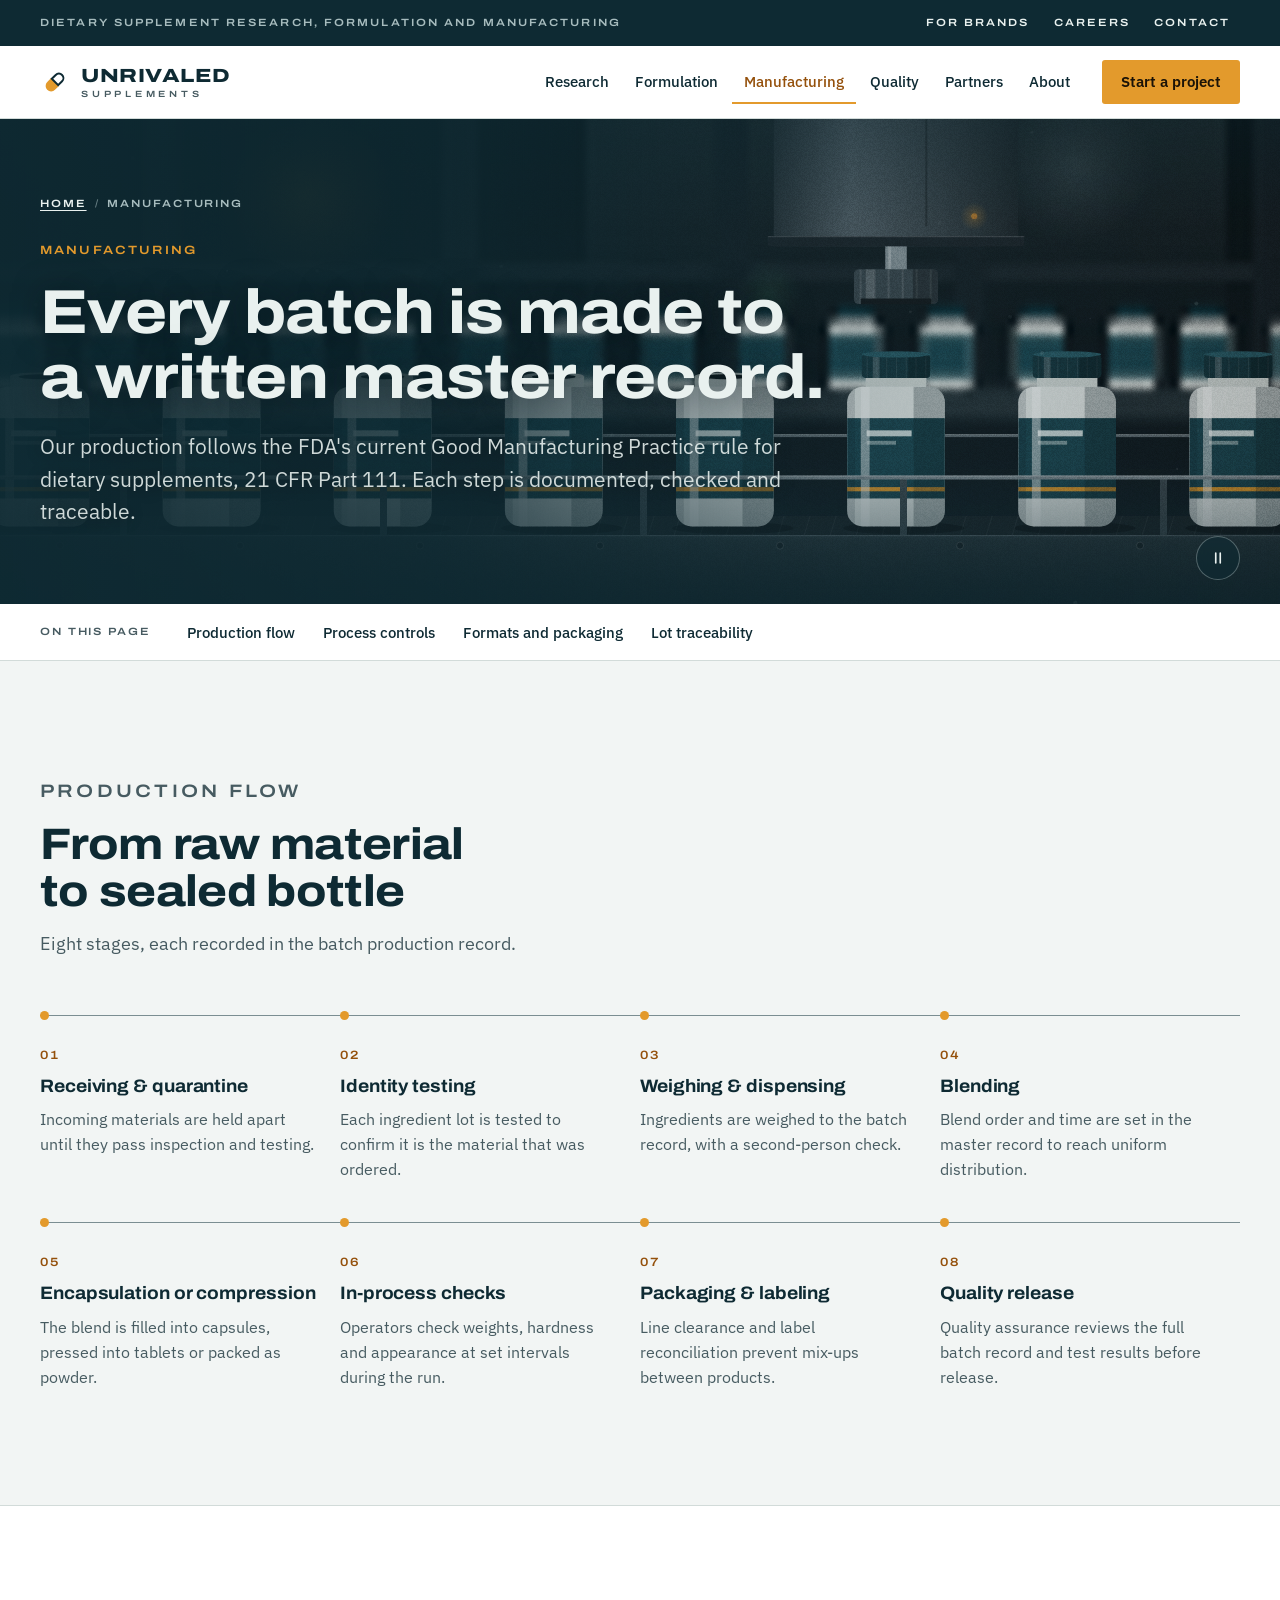
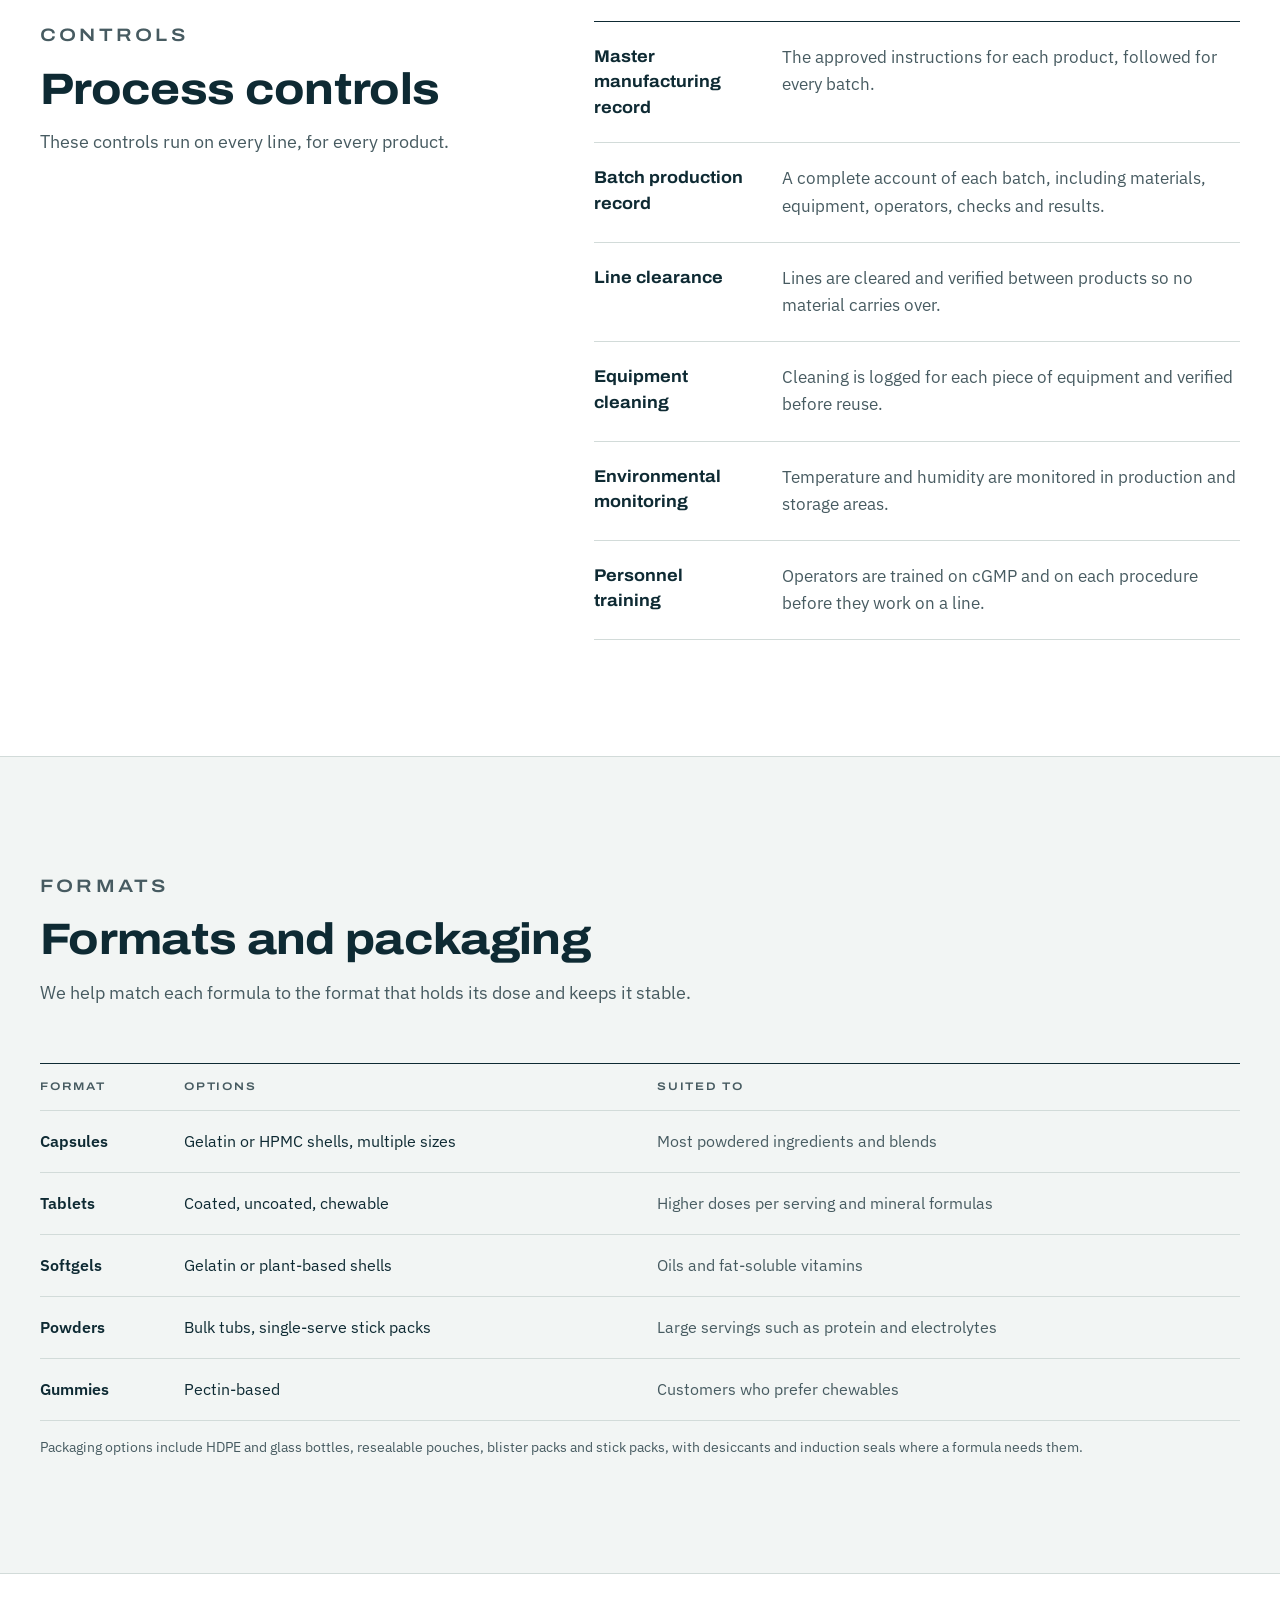
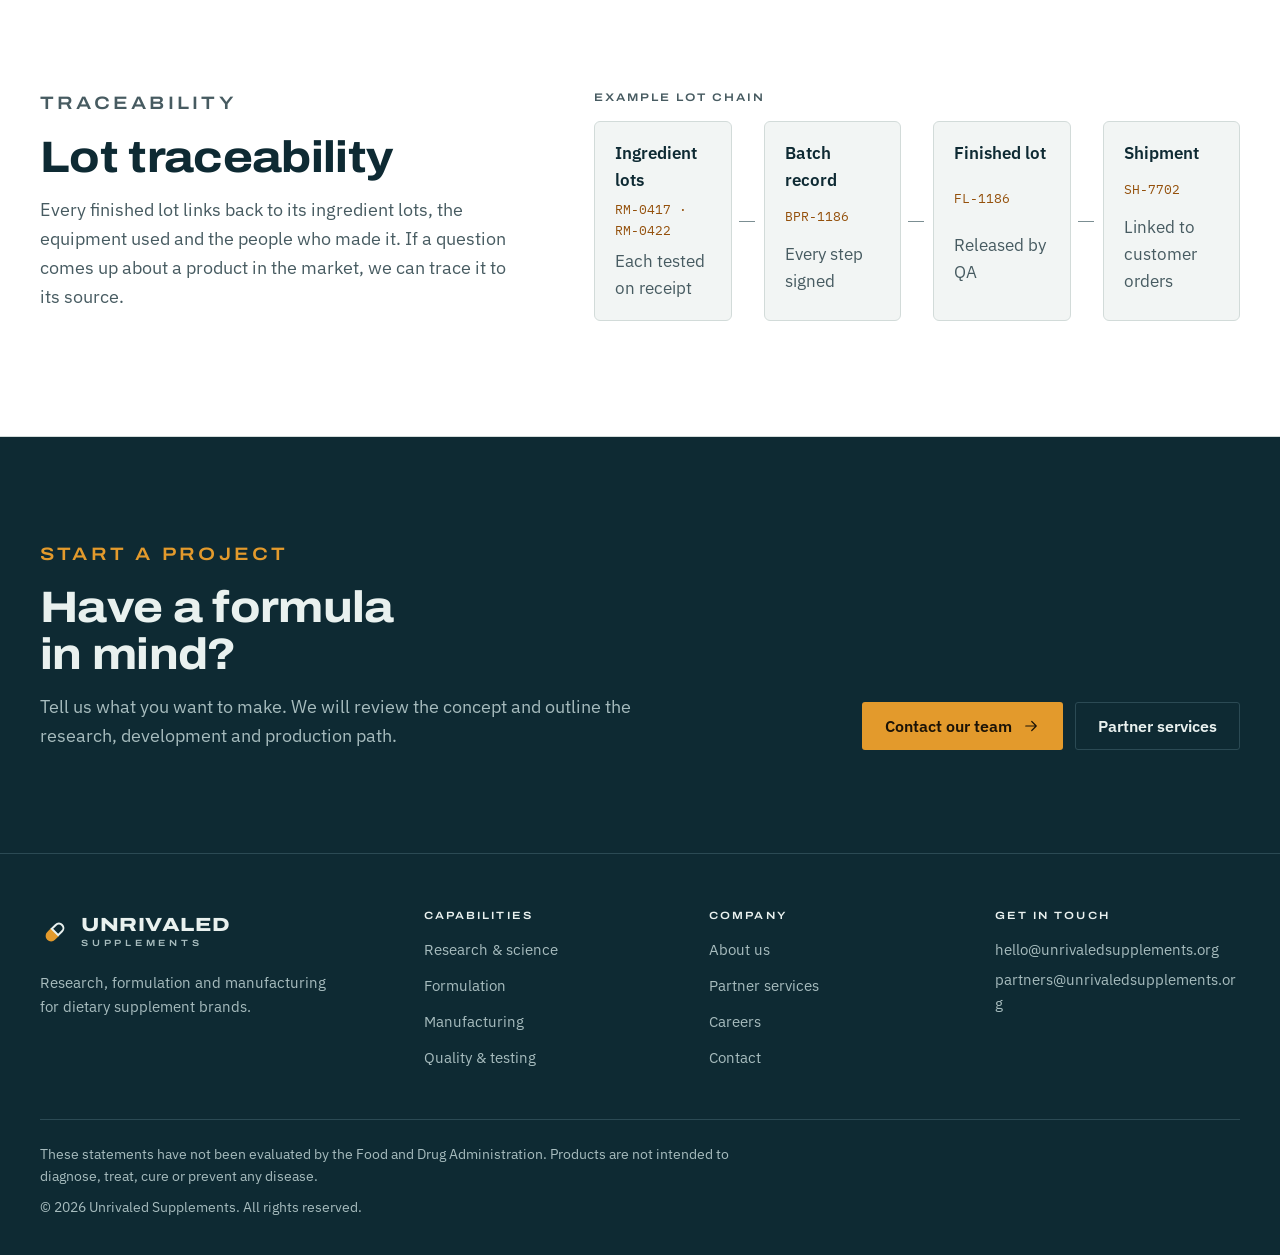
<file: manufacturing.html>
<!doctype html>
<html lang="en">
<head>
<meta charset="utf-8">
<meta name="viewport" content="width=device-width, initial-scale=1, viewport-fit=cover">
<title>Manufacturing | Unrivaled Supplements</title>
<meta name="claude:viewport-fit-sides" content="cover">
<meta name="description" content="Unrivaled Supplements manufactures supplements to written master records under 21 CFR Part 111 cGMP.">
<link rel="preconnect" href="https://fonts.googleapis.com">
<link rel="preconnect" href="https://fonts.gstatic.com" crossorigin>
<link rel="stylesheet" href="https://fonts.googleapis.com/css2?family=Archivo:wdth,wght@100..125,400..800&family=IBM+Plex+Mono:wght@400;500&family=IBM+Plex+Sans:wght@400;500;600&display=swap">
<link rel="stylesheet" href="styles.css">
</head>
<body>
<a class="skip" href="#main">Skip to content</a>
<div class="utility">
  <div class="wrap">
    <span class="utility-note">Dietary supplement research, formulation and manufacturing</span>
    <ul>
      <li><a href="partners.html">For brands</a></li>
      <li><a href="careers.html">Careers</a></li>
      <li><a href="contact.html">Contact</a></li>
    </ul>
  </div>
</div>
<header class="site-header" data-open="false">
  <div class="wrap header-inner">
    <a class="brand" href="index.html" aria-label="Unrivaled Supplements home"><svg class="brand-mark" viewBox="0 0 30 30" aria-hidden="true"><g transform="rotate(-45 15 15)"><path class="mark-fill" d="M15 9.5H9.5a5.5 5.5 0 0 0 0 11H15z"/><path class="mark-stroke" d="M15 10.5h5.5a4.5 4.5 0 0 1 0 9H15z"/></g></svg><span class="brand-name"><b>Unrivaled</b><span>Supplements</span></span></a>
    <nav class="primary-nav" id="primary-nav" aria-label="Main">
      <ul>
        <li><a href="research.html">Research</a></li><li><a href="formulation.html">Formulation</a></li><li><a href="manufacturing.html" aria-current="page">Manufacturing</a></li><li><a href="quality.html">Quality</a></li><li><a href="partners.html">Partners</a></li><li><a href="about.html">About</a></li><li class="nav-cta"><a href="contact.html">Start a project</a></li>
      </ul>
    </nav>
    <a class="btn btn-primary header-cta" href="contact.html">Start a project</a>
    <button class="menu-toggle" type="button" aria-controls="primary-nav" aria-expanded="false" aria-label="Open menu">
      <svg class="icon icon-open" viewBox="0 0 24 24" aria-hidden="true"><path d="M4 7h16M4 12h16M4 17h16"/></svg><svg class="icon icon-close" viewBox="0 0 24 24" aria-hidden="true"><path d="M6 6l12 12M18 6 6 18"/></svg>
    </button>
  </div>
</header>
<main id="main">
<section class="banner page-banner on-band" aria-labelledby="page-title">
  <canvas class="banner-canvas" data-scene="line" data-seed="5" aria-hidden="true"></canvas>
  <div class="wrap banner-inner">
    <div class="page-hero-copy">
      <nav aria-label="Breadcrumb"><ol class="crumbs"><li><a href="index.html">Home</a></li><li aria-current="page">Manufacturing</li></ol></nav>
      <p class="eyebrow">Manufacturing</p>
      <h1 id="page-title">Every batch is made to a written master record.</h1>
      <p class="lead">Our production follows the FDA's current Good Manufacturing Practice rule for dietary supplements, 21 CFR Part 111. Each step is documented, checked and traceable.</p>
    </div>
  </div>
  <button class="banner-pause" type="button" aria-pressed="false" aria-label="Pause background animation"><svg class="icon icon-pause" viewBox="0 0 24 24" aria-hidden="true"><path d="M9 5.5v13M15 5.5v13"/></svg><svg class="icon icon-play" viewBox="0 0 24 24" aria-hidden="true"><path d="M8 5.5v13l10.5-6.5z"/></svg></button>
</section>
<nav class="jumpbar" aria-label="On this page">
  <div class="wrap"><span class="jumpbar-title">On this page</span><ul><li><a href="#flow">Production flow</a></li><li><a href="#controls">Process controls</a></li><li><a href="#formats">Formats and packaging</a></li><li><a href="#traceability">Lot traceability</a></li></ul></div>
</nav>
<section class="section" id="flow" aria-labelledby="flow-heading">
  <div class="wrap">
    <div class="section-head"><p class="eyebrow">Production flow</p><h2 id="flow-heading">From raw material to sealed bottle</h2><p>Eight stages, each recorded in the batch production record.</p></div>
    <ol class="steps steps-8"><li class="step"><span class="step-num">01</span><h3>Receiving &amp; quarantine</h3><p>Incoming materials are held apart until they pass inspection and testing.</p></li><li class="step"><span class="step-num">02</span><h3>Identity testing</h3><p>Each ingredient lot is tested to confirm it is the material that was ordered.</p></li><li class="step"><span class="step-num">03</span><h3>Weighing &amp; dispensing</h3><p>Ingredients are weighed to the batch record, with a second-person check.</p></li><li class="step"><span class="step-num">04</span><h3>Blending</h3><p>Blend order and time are set in the master record to reach uniform distribution.</p></li><li class="step"><span class="step-num">05</span><h3>Encapsulation or compression</h3><p>The blend is filled into capsules, pressed into tablets or packed as powder.</p></li><li class="step"><span class="step-num">06</span><h3>In-process checks</h3><p>Operators check weights, hardness and appearance at set intervals during the run.</p></li><li class="step"><span class="step-num">07</span><h3>Packaging &amp; labeling</h3><p>Line clearance and label reconciliation prevent mix-ups between products.</p></li><li class="step"><span class="step-num">08</span><h3>Quality release</h3><p>Quality assurance reviews the full batch record and test results before release.</p></li></ol>
  </div>
</section>

<section class="section section--surface" id="controls" aria-labelledby="controls-heading">
  <div class="wrap split">
    <div class="section-head"><p class="eyebrow">Controls</p><h2 id="controls-heading">Process controls</h2><p>These controls run on every line, for every product.</p></div>
    <dl class="spec spec--titles"><div class="spec-row"><dt>Master manufacturing record</dt><dd>The approved instructions for each product, followed for every batch.</dd></div><div class="spec-row"><dt>Batch production record</dt><dd>A complete account of each batch, including materials, equipment, operators, checks and results.</dd></div><div class="spec-row"><dt>Line clearance</dt><dd>Lines are cleared and verified between products so no material carries over.</dd></div><div class="spec-row"><dt>Equipment cleaning</dt><dd>Cleaning is logged for each piece of equipment and verified before reuse.</dd></div><div class="spec-row"><dt>Environmental monitoring</dt><dd>Temperature and humidity are monitored in production and storage areas.</dd></div><div class="spec-row"><dt>Personnel training</dt><dd>Operators are trained on cGMP and on each procedure before they work on a line.</dd></div></dl>
  </div>
</section>

<section class="section" id="formats" aria-labelledby="formats-heading">
  <div class="wrap">
    <div class="section-head"><p class="eyebrow">Formats</p><h2 id="formats-heading">Formats and packaging</h2><p>We help match each formula to the format that holds its dose and keeps it stable.</p></div>
    <div class="table-wrap" role="region" aria-label="Dosage formats" tabindex="0"><table class="data"><thead><tr><th scope="col">Format</th><th scope="col">Options</th><th scope="col">Suited to</th></tr></thead><tbody><tr><td>Capsules</td><td>Gelatin or HPMC shells, multiple sizes</td><td class="muted">Most powdered ingredients and blends</td></tr><tr><td>Tablets</td><td>Coated, uncoated, chewable</td><td class="muted">Higher doses per serving and mineral formulas</td></tr><tr><td>Softgels</td><td>Gelatin or plant-based shells</td><td class="muted">Oils and fat-soluble vitamins</td></tr><tr><td>Powders</td><td>Bulk tubs, single-serve stick packs</td><td class="muted">Large servings such as protein and electrolytes</td></tr><tr><td>Gummies</td><td>Pectin-based</td><td class="muted">Customers who prefer chewables</td></tr></tbody></table></div><p class="table-note">Packaging options include HDPE and glass bottles, resealable pouches, blister packs and stick packs, with desiccants and induction seals where a formula needs them.</p>
  </div>
</section>

<section class="section section--surface" id="traceability" aria-labelledby="traceability-heading">
  <div class="wrap split">
    <div class="section-head"><p class="eyebrow">Traceability</p><h2 id="traceability-heading">Lot traceability</h2><p>Every finished lot links back to its ingredient lots, the equipment used and the people who made it. If a question comes up about a product in the market, we can trace it to its source.</p></div>
    <div>
      <p class="chain-label">Example lot chain</p>
      <ol class="chain">
        <li><b>Ingredient lots</b><code>RM-0417 &middot; RM-0422</code><span class="muted">Each tested on receipt</span></li>
        <li><b>Batch record</b><code>BPR-1186</code><span class="muted">Every step signed</span></li>
        <li><b>Finished lot</b><code>FL-1186</code><span class="muted">Released by QA</span></li>
        <li><b>Shipment</b><code>SH-7702</code><span class="muted">Linked to customer orders</span></li>
      </ol>
    </div>
  </div>
</section>
<section class="cta-band on-band" aria-labelledby="cta-heading">
  <div class="wrap">
    <div class="cta-copy">
      <p class="eyebrow" style="color: var(--amber)">Start a project</p>
      <h2 id="cta-heading">Have a formula in mind?</h2>
      <p>Tell us what you want to make. We will review the concept and outline the research, development and production path.</p>
    </div>
    <div class="actions">
      <a class="btn btn-primary" href="contact.html">Contact our team <svg class="icon" viewBox="0 0 24 24" aria-hidden="true"><path d="M5 12h14M13 6l6 6-6 6"/></svg></a>
      <a class="btn btn-outline" href="partners.html">Partner services</a>
    </div>
  </div>
</section>
</main>
<footer class="site-footer">
  <div class="wrap">
    <div class="footer-grid">
      <div class="footer-about">
        <a class="brand" href="index.html" aria-label="Unrivaled Supplements home"><svg class="brand-mark" viewBox="0 0 30 30" aria-hidden="true"><g transform="rotate(-45 15 15)"><path class="mark-fill" d="M15 9.5H9.5a5.5 5.5 0 0 0 0 11H15z"/><path class="mark-stroke" d="M15 10.5h5.5a4.5 4.5 0 0 1 0 9H15z"/></g></svg><span class="brand-name"><b>Unrivaled</b><span>Supplements</span></span></a>
        <p>Research, formulation and manufacturing for dietary supplement brands.</p>
      </div>
      <div class="footer-col">
        <h2>Capabilities</h2>
        <ul>
          <li><a href="research.html">Research &amp; science</a></li>
          <li><a href="formulation.html">Formulation</a></li>
          <li><a href="manufacturing.html">Manufacturing</a></li>
          <li><a href="quality.html">Quality &amp; testing</a></li>
        </ul>
      </div>
      <div class="footer-col">
        <h2>Company</h2>
        <ul>
          <li><a href="about.html">About us</a></li>
          <li><a href="partners.html">Partner services</a></li>
          <li><a href="careers.html">Careers</a></li>
          <li><a href="contact.html">Contact</a></li>
        </ul>
      </div>
      <div class="footer-col">
        <h2>Get in touch</h2>
        <ul>
          <li><a href="mailto:hello@unrivaledsupplements.org">hello@unrivaledsupplements.org</a></li>
          <li><a href="mailto:partners@unrivaledsupplements.org">partners@unrivaledsupplements.org</a></li>
        </ul>
      </div>
    </div>
    <div class="footer-bottom">
      <p>These statements have not been evaluated by the Food and Drug Administration. Products are not intended to diagnose, treat, cure or prevent any disease.</p>
      <p>&copy; 2026 Unrivaled Supplements. All rights reserved.</p>
    </div>
  </div>
</footer>
<script src="site.js"></script>
<script src="banner.js"></script>
</body>
</html>
</file>
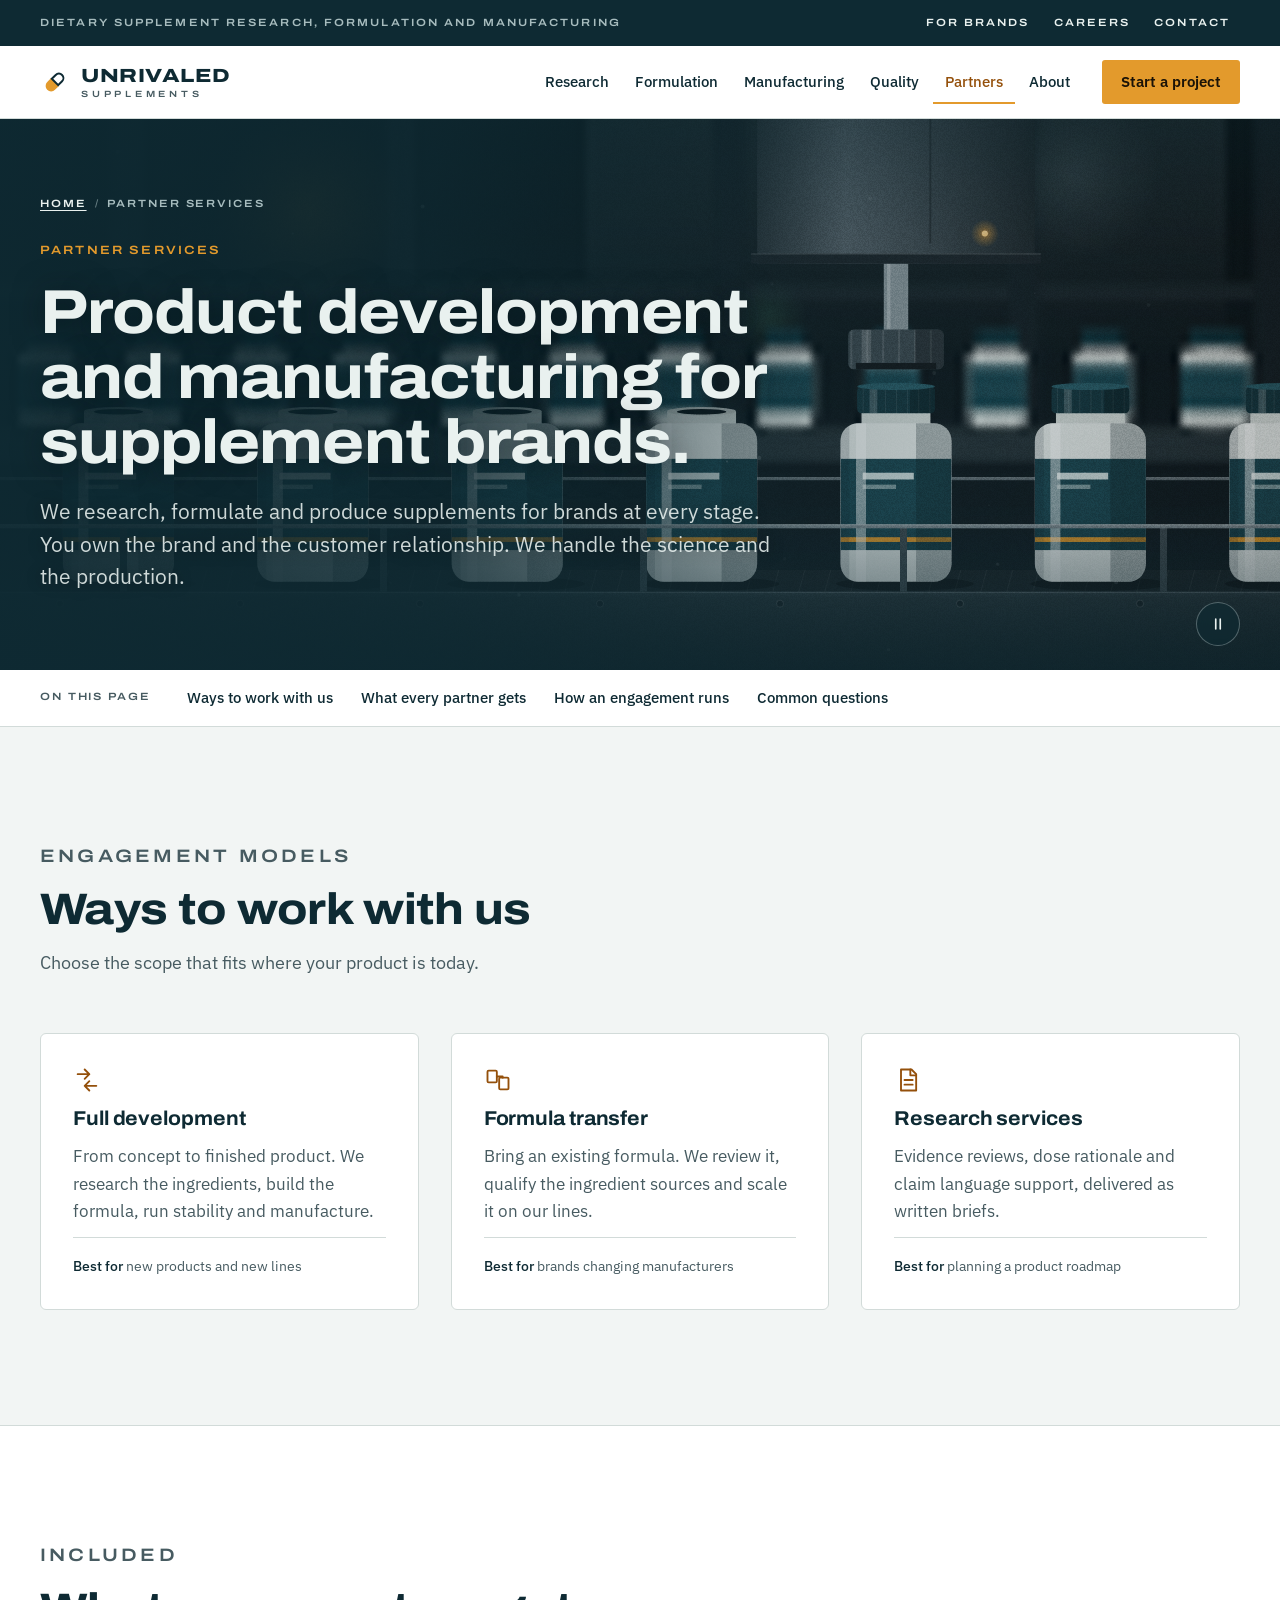
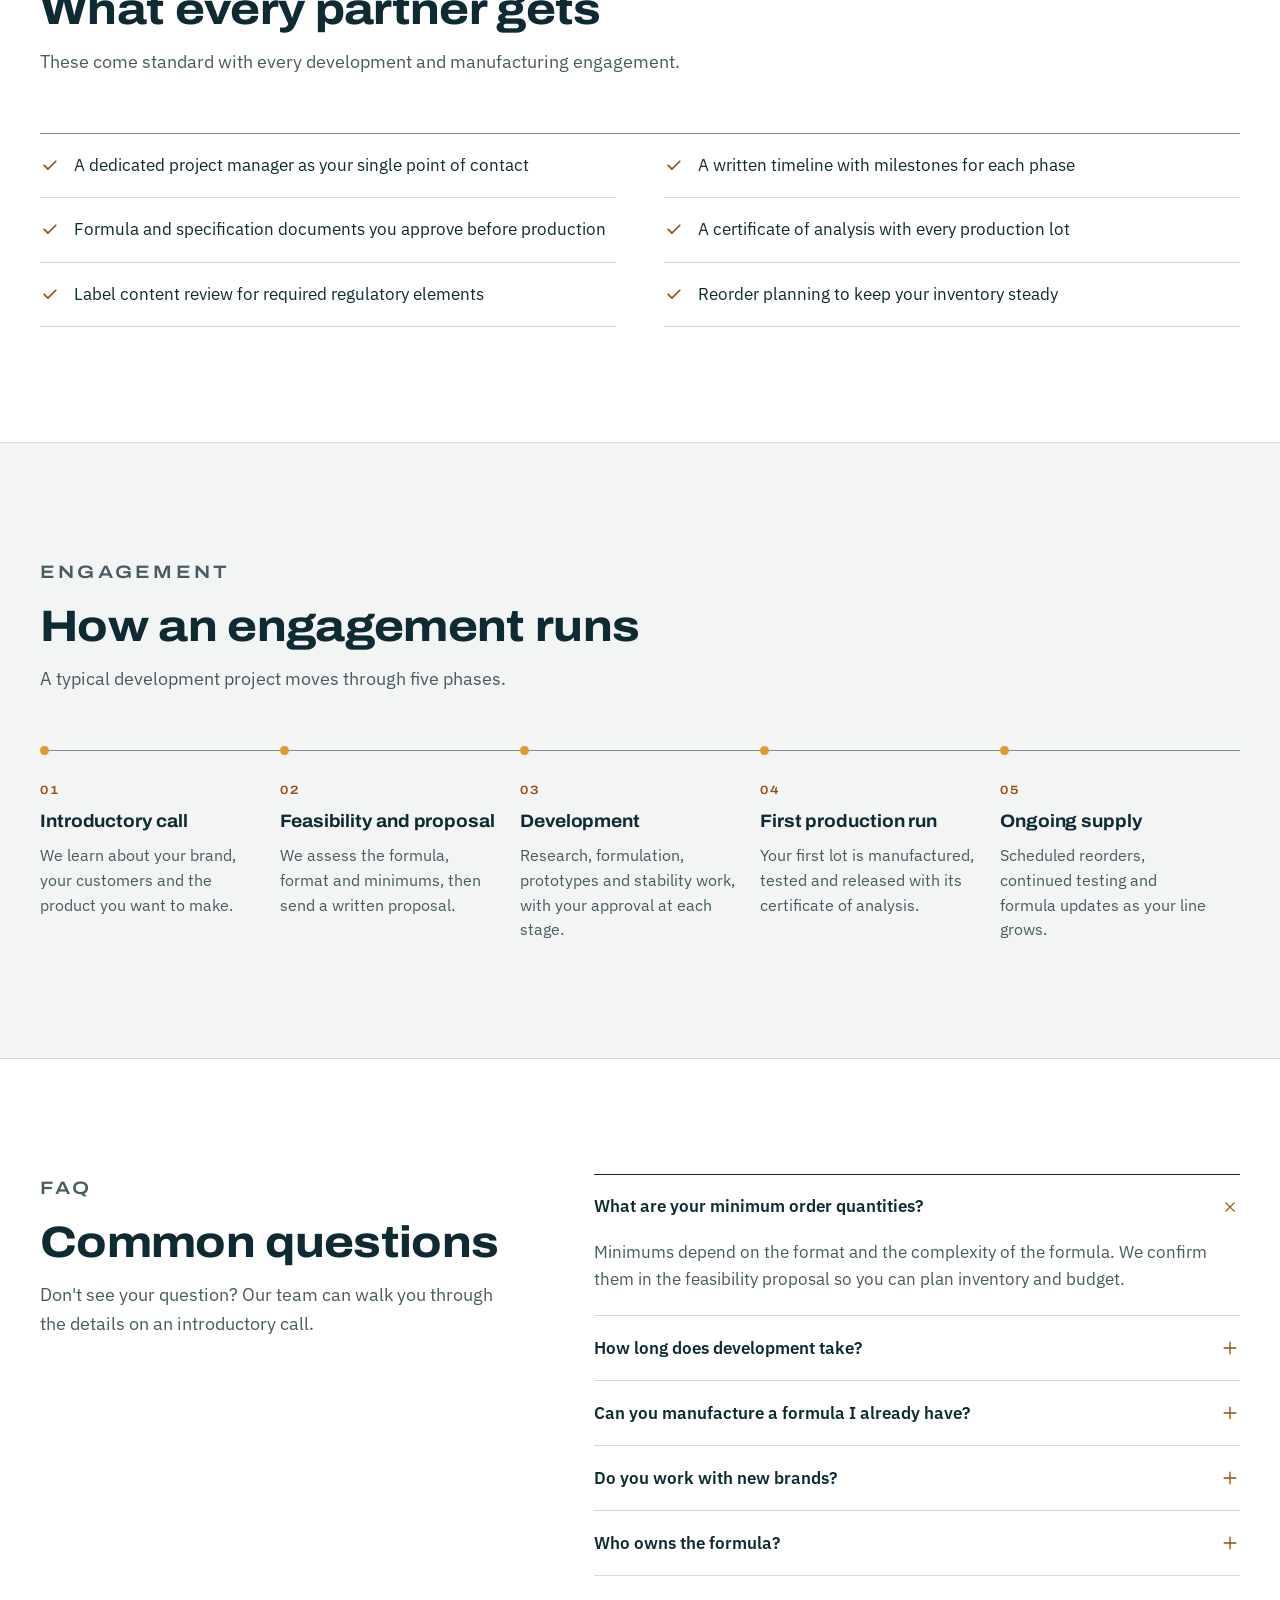
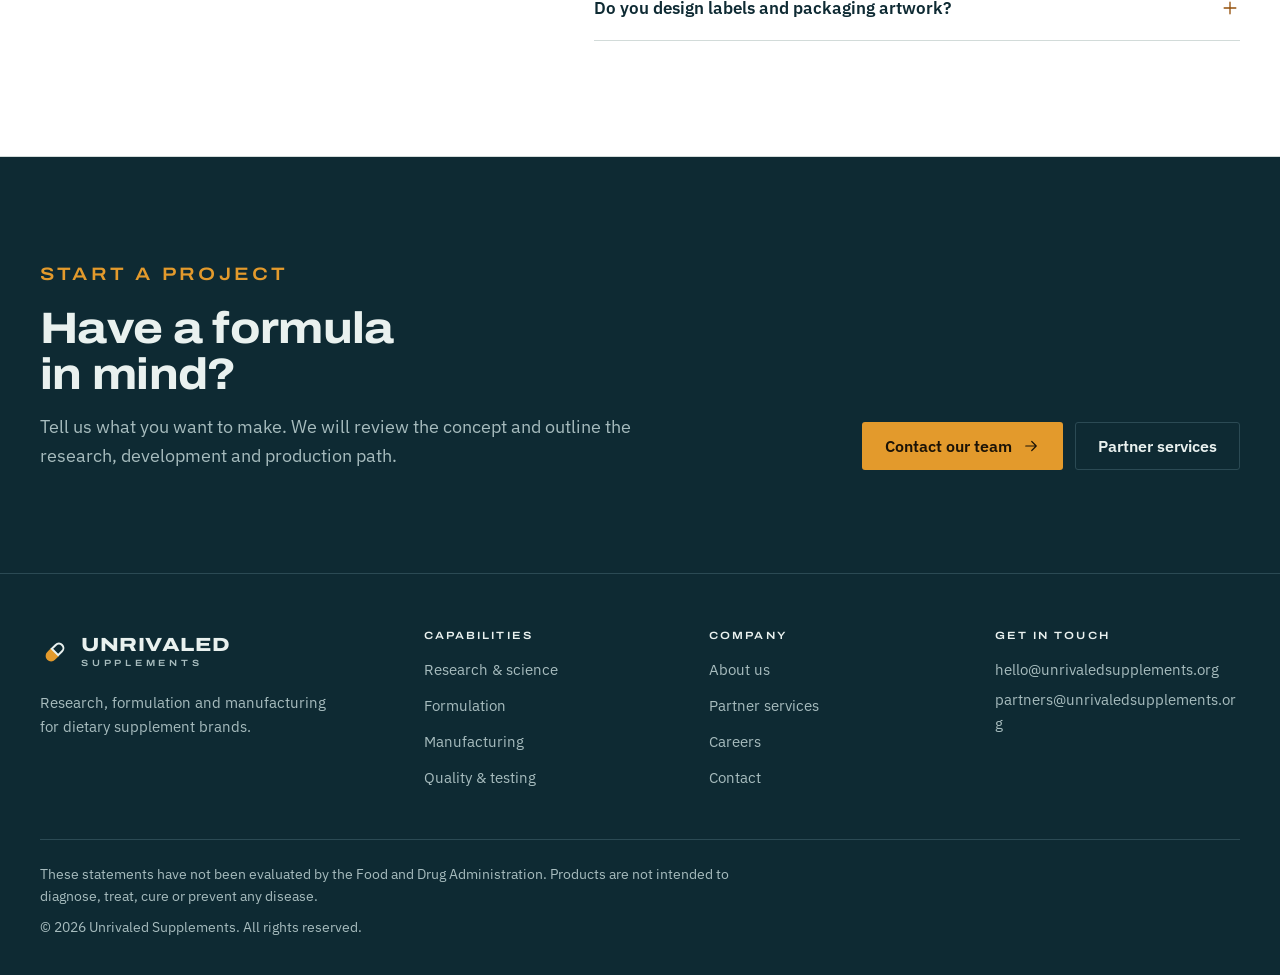
<file: partners.html>
<!doctype html>
<html lang="en">
<head>
<meta charset="utf-8">
<meta name="viewport" content="width=device-width, initial-scale=1, viewport-fit=cover">
<title>Partner Services | Unrivaled Supplements</title>
<meta name="claude:viewport-fit-sides" content="cover">
<meta name="description" content="Full development, formula transfer and research services for dietary supplement brands.">
<link rel="preconnect" href="https://fonts.googleapis.com">
<link rel="preconnect" href="https://fonts.gstatic.com" crossorigin>
<link rel="stylesheet" href="https://fonts.googleapis.com/css2?family=Archivo:wdth,wght@100..125,400..800&family=IBM+Plex+Mono:wght@400;500&family=IBM+Plex+Sans:wght@400;500;600&display=swap">
<link rel="stylesheet" href="styles.css">
</head>
<body>
<a class="skip" href="#main">Skip to content</a>
<div class="utility">
  <div class="wrap">
    <span class="utility-note">Dietary supplement research, formulation and manufacturing</span>
    <ul>
      <li><a href="partners.html">For brands</a></li>
      <li><a href="careers.html">Careers</a></li>
      <li><a href="contact.html">Contact</a></li>
    </ul>
  </div>
</div>
<header class="site-header" data-open="false">
  <div class="wrap header-inner">
    <a class="brand" href="index.html" aria-label="Unrivaled Supplements home"><svg class="brand-mark" viewBox="0 0 30 30" aria-hidden="true"><g transform="rotate(-45 15 15)"><path class="mark-fill" d="M15 9.5H9.5a5.5 5.5 0 0 0 0 11H15z"/><path class="mark-stroke" d="M15 10.5h5.5a4.5 4.5 0 0 1 0 9H15z"/></g></svg><span class="brand-name"><b>Unrivaled</b><span>Supplements</span></span></a>
    <nav class="primary-nav" id="primary-nav" aria-label="Main">
      <ul>
        <li><a href="research.html">Research</a></li><li><a href="formulation.html">Formulation</a></li><li><a href="manufacturing.html">Manufacturing</a></li><li><a href="quality.html">Quality</a></li><li><a href="partners.html" aria-current="page">Partners</a></li><li><a href="about.html">About</a></li><li class="nav-cta"><a href="contact.html">Start a project</a></li>
      </ul>
    </nav>
    <a class="btn btn-primary header-cta" href="contact.html">Start a project</a>
    <button class="menu-toggle" type="button" aria-controls="primary-nav" aria-expanded="false" aria-label="Open menu">
      <svg class="icon icon-open" viewBox="0 0 24 24" aria-hidden="true"><path d="M4 7h16M4 12h16M4 17h16"/></svg><svg class="icon icon-close" viewBox="0 0 24 24" aria-hidden="true"><path d="M6 6l12 12M18 6 6 18"/></svg>
    </button>
  </div>
</header>
<main id="main">
<section class="banner page-banner on-band" aria-labelledby="page-title">
  <canvas class="banner-canvas" data-scene="line" data-seed="17" aria-hidden="true"></canvas>
  <div class="wrap banner-inner">
    <div class="page-hero-copy">
      <nav aria-label="Breadcrumb"><ol class="crumbs"><li><a href="index.html">Home</a></li><li aria-current="page">Partner services</li></ol></nav>
      <p class="eyebrow">Partner services</p>
      <h1 id="page-title">Product development and manufacturing for supplement brands.</h1>
      <p class="lead">We research, formulate and produce supplements for brands at every stage. You own the brand and the customer relationship. We handle the science and the production.</p>
    </div>
  </div>
  <button class="banner-pause" type="button" aria-pressed="false" aria-label="Pause background animation"><svg class="icon icon-pause" viewBox="0 0 24 24" aria-hidden="true"><path d="M9 5.5v13M15 5.5v13"/></svg><svg class="icon icon-play" viewBox="0 0 24 24" aria-hidden="true"><path d="M8 5.5v13l10.5-6.5z"/></svg></button>
</section>
<nav class="jumpbar" aria-label="On this page">
  <div class="wrap"><span class="jumpbar-title">On this page</span><ul><li><a href="#models">Ways to work with us</a></li><li><a href="#included">What every partner gets</a></li><li><a href="#engagement">How an engagement runs</a></li><li><a href="#faq">Common questions</a></li></ul></div>
</nav>
<section class="section" id="models" aria-labelledby="models-heading">
  <div class="wrap">
    <div class="section-head"><p class="eyebrow">Engagement models</p><h2 id="models-heading">Ways to work with us</h2><p>Choose the scope that fits where your product is today.</p></div>
    <div class="grid-3">
      <article class="card"><svg class="icon" viewBox="0 0 24 24" aria-hidden="true"><path d="M4 7h10M10 3l4 4-4 4"/><path d="M20 17H10M14 13l-4 4 4 4"/></svg><h3>Full development</h3><p>From concept to finished product. We research the ingredients, build the formula, run stability and manufacture.</p><p class="card-foot"><b>Best for</b> new products and new lines</p></article>
      <article class="card"><svg class="icon" viewBox="0 0 24 24" aria-hidden="true"><rect x="3" y="4" width="8" height="10" rx="1"/><rect x="13" y="10" width="8" height="10" rx="1"/><path d="M11 9h5v1"/></svg><h3>Formula transfer</h3><p>Bring an existing formula. We review it, qualify the ingredient sources and scale it on our lines.</p><p class="card-foot"><b>Best for</b> brands changing manufacturers</p></article>
      <article class="card"><svg class="icon" viewBox="0 0 24 24" aria-hidden="true"><path d="M6 3h9l4 4v14H6z"/><path d="M14 3v5h5M9 12h7M9 16h7"/></svg><h3>Research services</h3><p>Evidence reviews, dose rationale and claim language support, delivered as written briefs.</p><p class="card-foot"><b>Best for</b> planning a product roadmap</p></article>
    </div>
  </div>
</section>

<section class="section section--surface" id="included" aria-labelledby="included-heading">
  <div class="wrap">
    <div class="section-head"><p class="eyebrow">Included</p><h2 id="included-heading">What every partner gets</h2><p>These come standard with every development and manufacturing engagement.</p></div>
    <ul class="checks">
      <li><svg class="icon" viewBox="0 0 24 24" aria-hidden="true"><path d="m5 12.5 4.5 4.5L19 7.5"/></svg><span>A dedicated project manager as your single point of contact</span></li>
      <li><svg class="icon" viewBox="0 0 24 24" aria-hidden="true"><path d="m5 12.5 4.5 4.5L19 7.5"/></svg><span>A written timeline with milestones for each phase</span></li>
      <li><svg class="icon" viewBox="0 0 24 24" aria-hidden="true"><path d="m5 12.5 4.5 4.5L19 7.5"/></svg><span>Formula and specification documents you approve before production</span></li>
      <li><svg class="icon" viewBox="0 0 24 24" aria-hidden="true"><path d="m5 12.5 4.5 4.5L19 7.5"/></svg><span>A certificate of analysis with every production lot</span></li>
      <li><svg class="icon" viewBox="0 0 24 24" aria-hidden="true"><path d="m5 12.5 4.5 4.5L19 7.5"/></svg><span>Label content review for required regulatory elements</span></li>
      <li><svg class="icon" viewBox="0 0 24 24" aria-hidden="true"><path d="m5 12.5 4.5 4.5L19 7.5"/></svg><span>Reorder planning to keep your inventory steady</span></li>
    </ul>
  </div>
</section>

<section class="section" id="engagement" aria-labelledby="engagement-heading">
  <div class="wrap">
    <div class="section-head"><p class="eyebrow">Engagement</p><h2 id="engagement-heading">How an engagement runs</h2><p>A typical development project moves through five phases.</p></div>
    <ol class="steps steps-5"><li class="step"><span class="step-num">01</span><h3>Introductory call</h3><p>We learn about your brand, your customers and the product you want to make.</p></li><li class="step"><span class="step-num">02</span><h3>Feasibility and proposal</h3><p>We assess the formula, format and minimums, then send a written proposal.</p></li><li class="step"><span class="step-num">03</span><h3>Development</h3><p>Research, formulation, prototypes and stability work, with your approval at each stage.</p></li><li class="step"><span class="step-num">04</span><h3>First production run</h3><p>Your first lot is manufactured, tested and released with its certificate of analysis.</p></li><li class="step"><span class="step-num">05</span><h3>Ongoing supply</h3><p>Scheduled reorders, continued testing and formula updates as your line grows.</p></li></ol>
  </div>
</section>

<section class="section section--surface" id="faq" aria-labelledby="faq-heading">
  <div class="wrap split">
    <div class="section-head"><p class="eyebrow">FAQ</p><h2 id="faq-heading">Common questions</h2><p>Don't see your question? Our team can walk you through the details on an introductory call.</p></div>
    <div class="faq">
      <details open><summary>What are your minimum order quantities?<svg class="icon" viewBox="0 0 24 24" aria-hidden="true"><path d="M12 5v14M5 12h14"/></svg></summary><p>Minimums depend on the format and the complexity of the formula. We confirm them in the feasibility proposal so you can plan inventory and budget.</p></details>
      <details><summary>How long does development take?<svg class="icon" viewBox="0 0 24 24" aria-hidden="true"><path d="M12 5v14M5 12h14"/></svg></summary><p>Timelines depend on the formula and the stability work it needs. Your proposal includes a written schedule with milestones for each phase.</p></details>
      <details><summary>Can you manufacture a formula I already have?<svg class="icon" viewBox="0 0 24 24" aria-hidden="true"><path d="M12 5v14M5 12h14"/></svg></summary><p>Yes. Through formula transfer we review your existing specification, qualify ingredient sources and run a pilot batch before full production.</p></details>
      <details><summary>Do you work with new brands?<svg class="icon" viewBox="0 0 24 24" aria-hidden="true"><path d="M12 5v14M5 12h14"/></svg></summary><p>Yes. We work with brands at every stage, including companies launching their first product.</p></details>
      <details><summary>Who owns the formula?<svg class="icon" viewBox="0 0 24 24" aria-hidden="true"><path d="M12 5v14M5 12h14"/></svg></summary><p>Ownership terms are set out in your agreement before development begins.</p></details>
      <details><summary>Do you design labels and packaging artwork?<svg class="icon" viewBox="0 0 24 24" aria-hidden="true"><path d="M12 5v14M5 12h14"/></svg></summary><p>We review label content for regulatory requirements, including the Supplement Facts panel. Artwork design stays with your creative team or agency.</p></details>
    </div>
  </div>
</section>
<section class="cta-band on-band" aria-labelledby="cta-heading">
  <div class="wrap">
    <div class="cta-copy">
      <p class="eyebrow" style="color: var(--amber)">Start a project</p>
      <h2 id="cta-heading">Have a formula in mind?</h2>
      <p>Tell us what you want to make. We will review the concept and outline the research, development and production path.</p>
    </div>
    <div class="actions">
      <a class="btn btn-primary" href="contact.html">Contact our team <svg class="icon" viewBox="0 0 24 24" aria-hidden="true"><path d="M5 12h14M13 6l6 6-6 6"/></svg></a>
      <a class="btn btn-outline" href="partners.html">Partner services</a>
    </div>
  </div>
</section>
</main>
<footer class="site-footer">
  <div class="wrap">
    <div class="footer-grid">
      <div class="footer-about">
        <a class="brand" href="index.html" aria-label="Unrivaled Supplements home"><svg class="brand-mark" viewBox="0 0 30 30" aria-hidden="true"><g transform="rotate(-45 15 15)"><path class="mark-fill" d="M15 9.5H9.5a5.5 5.5 0 0 0 0 11H15z"/><path class="mark-stroke" d="M15 10.5h5.5a4.5 4.5 0 0 1 0 9H15z"/></g></svg><span class="brand-name"><b>Unrivaled</b><span>Supplements</span></span></a>
        <p>Research, formulation and manufacturing for dietary supplement brands.</p>
      </div>
      <div class="footer-col">
        <h2>Capabilities</h2>
        <ul>
          <li><a href="research.html">Research &amp; science</a></li>
          <li><a href="formulation.html">Formulation</a></li>
          <li><a href="manufacturing.html">Manufacturing</a></li>
          <li><a href="quality.html">Quality &amp; testing</a></li>
        </ul>
      </div>
      <div class="footer-col">
        <h2>Company</h2>
        <ul>
          <li><a href="about.html">About us</a></li>
          <li><a href="partners.html">Partner services</a></li>
          <li><a href="careers.html">Careers</a></li>
          <li><a href="contact.html">Contact</a></li>
        </ul>
      </div>
      <div class="footer-col">
        <h2>Get in touch</h2>
        <ul>
          <li><a href="mailto:hello@unrivaledsupplements.org">hello@unrivaledsupplements.org</a></li>
          <li><a href="mailto:partners@unrivaledsupplements.org">partners@unrivaledsupplements.org</a></li>
        </ul>
      </div>
    </div>
    <div class="footer-bottom">
      <p>These statements have not been evaluated by the Food and Drug Administration. Products are not intended to diagnose, treat, cure or prevent any disease.</p>
      <p>&copy; 2026 Unrivaled Supplements. All rights reserved.</p>
    </div>
  </div>
</footer>
<script src="site.js"></script>
<script src="banner.js"></script>
</body>
</html>
</file>
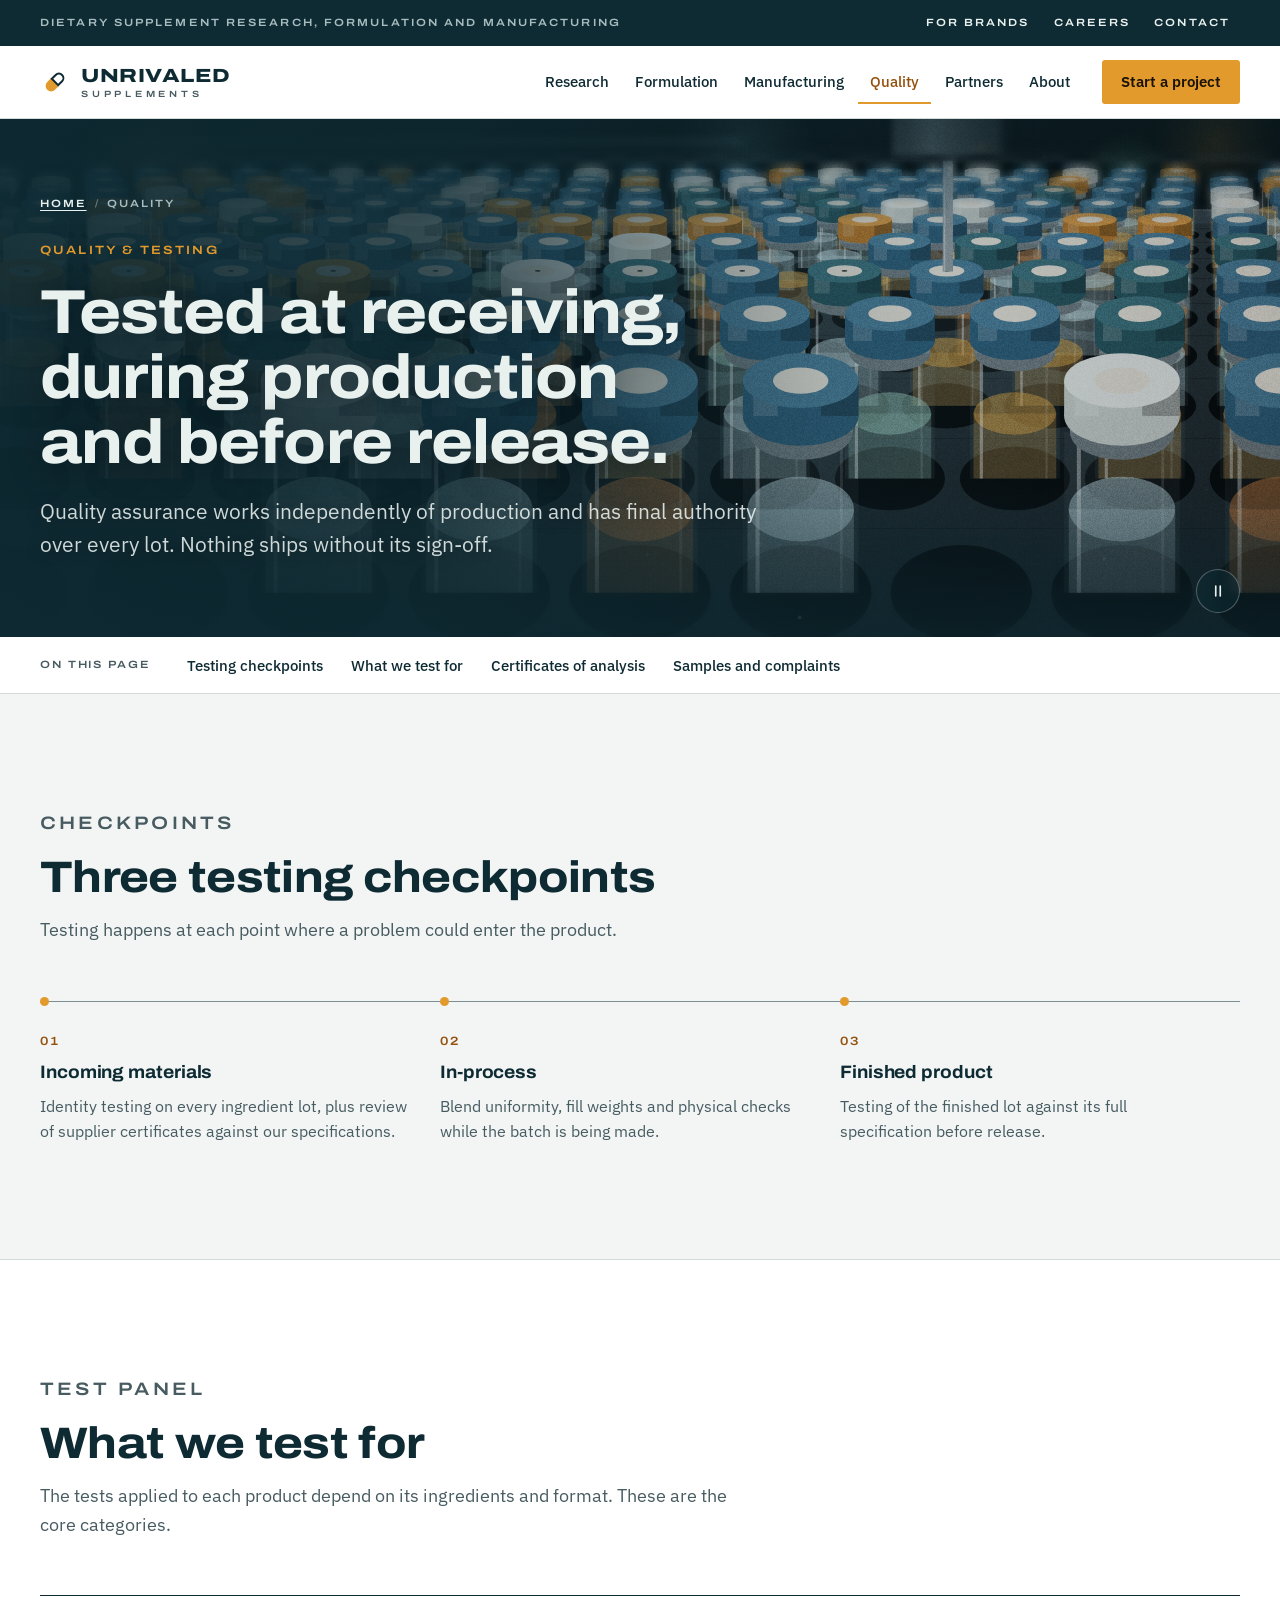
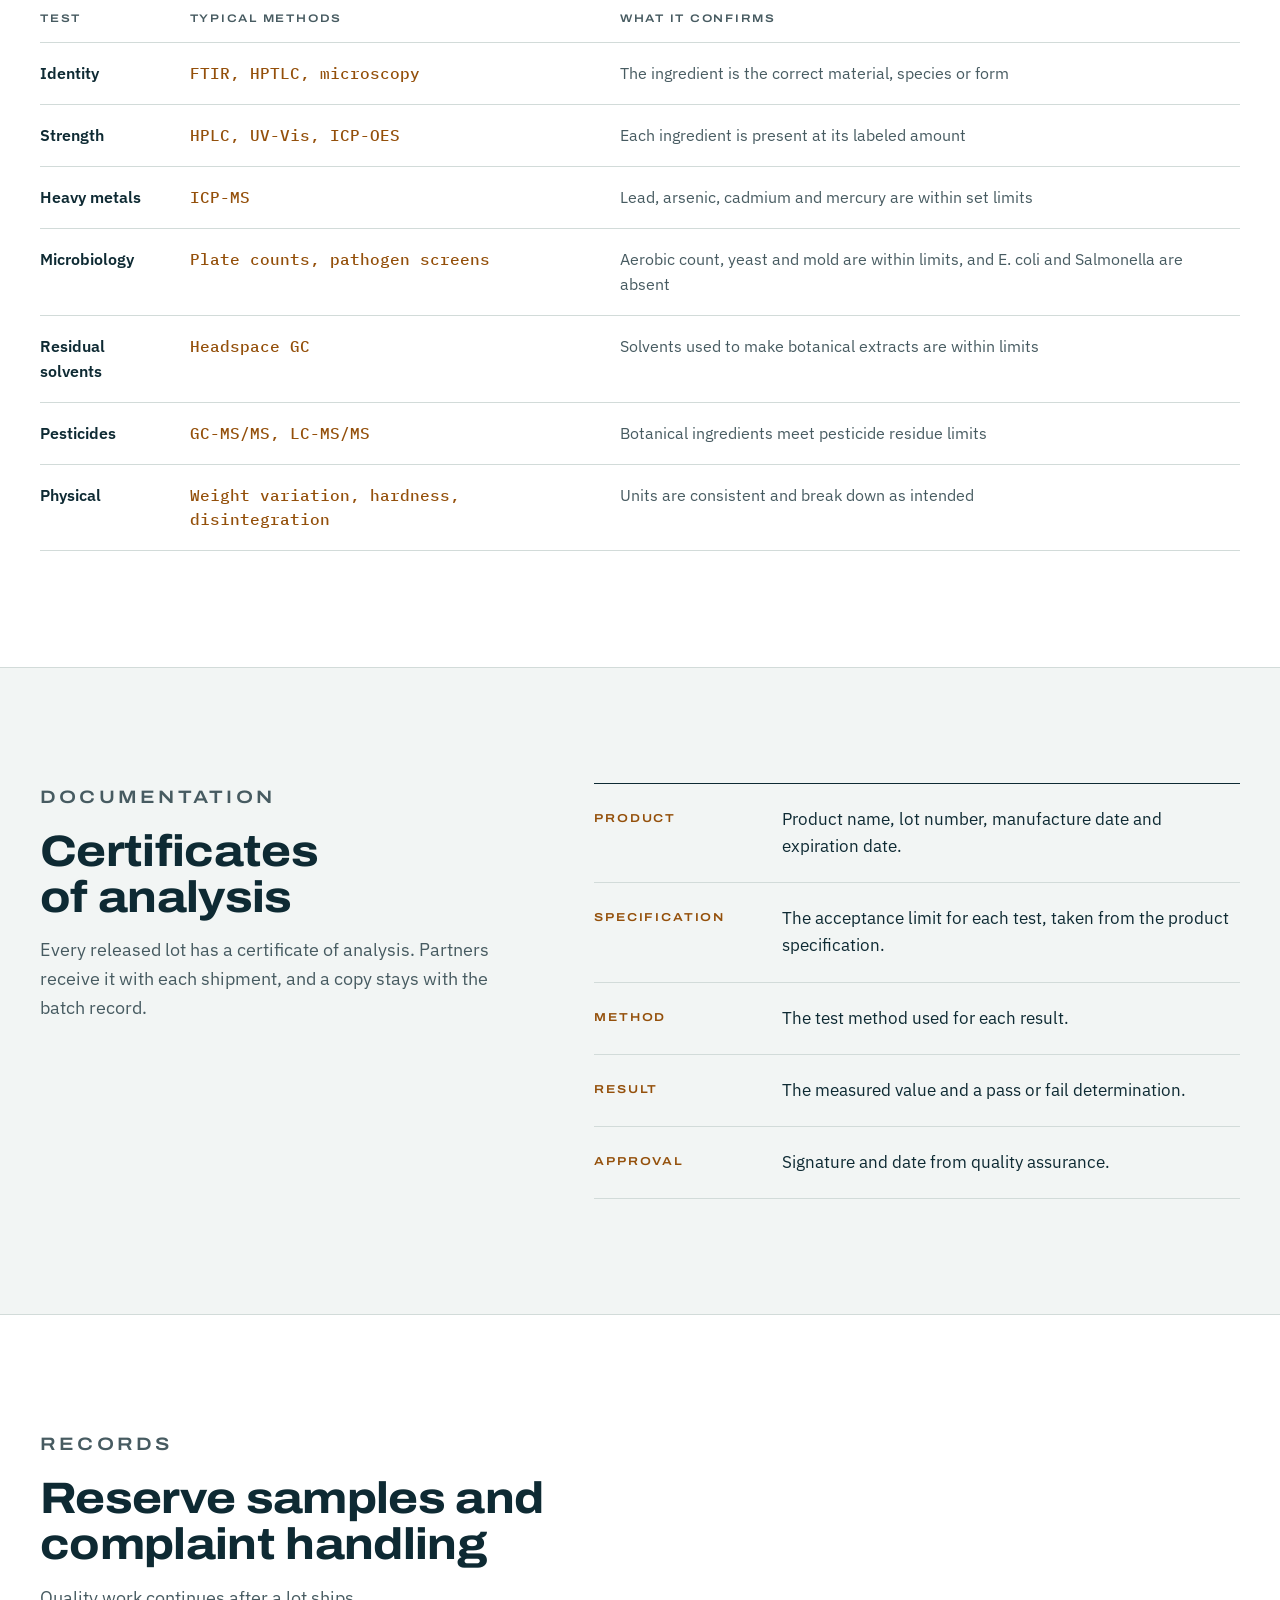
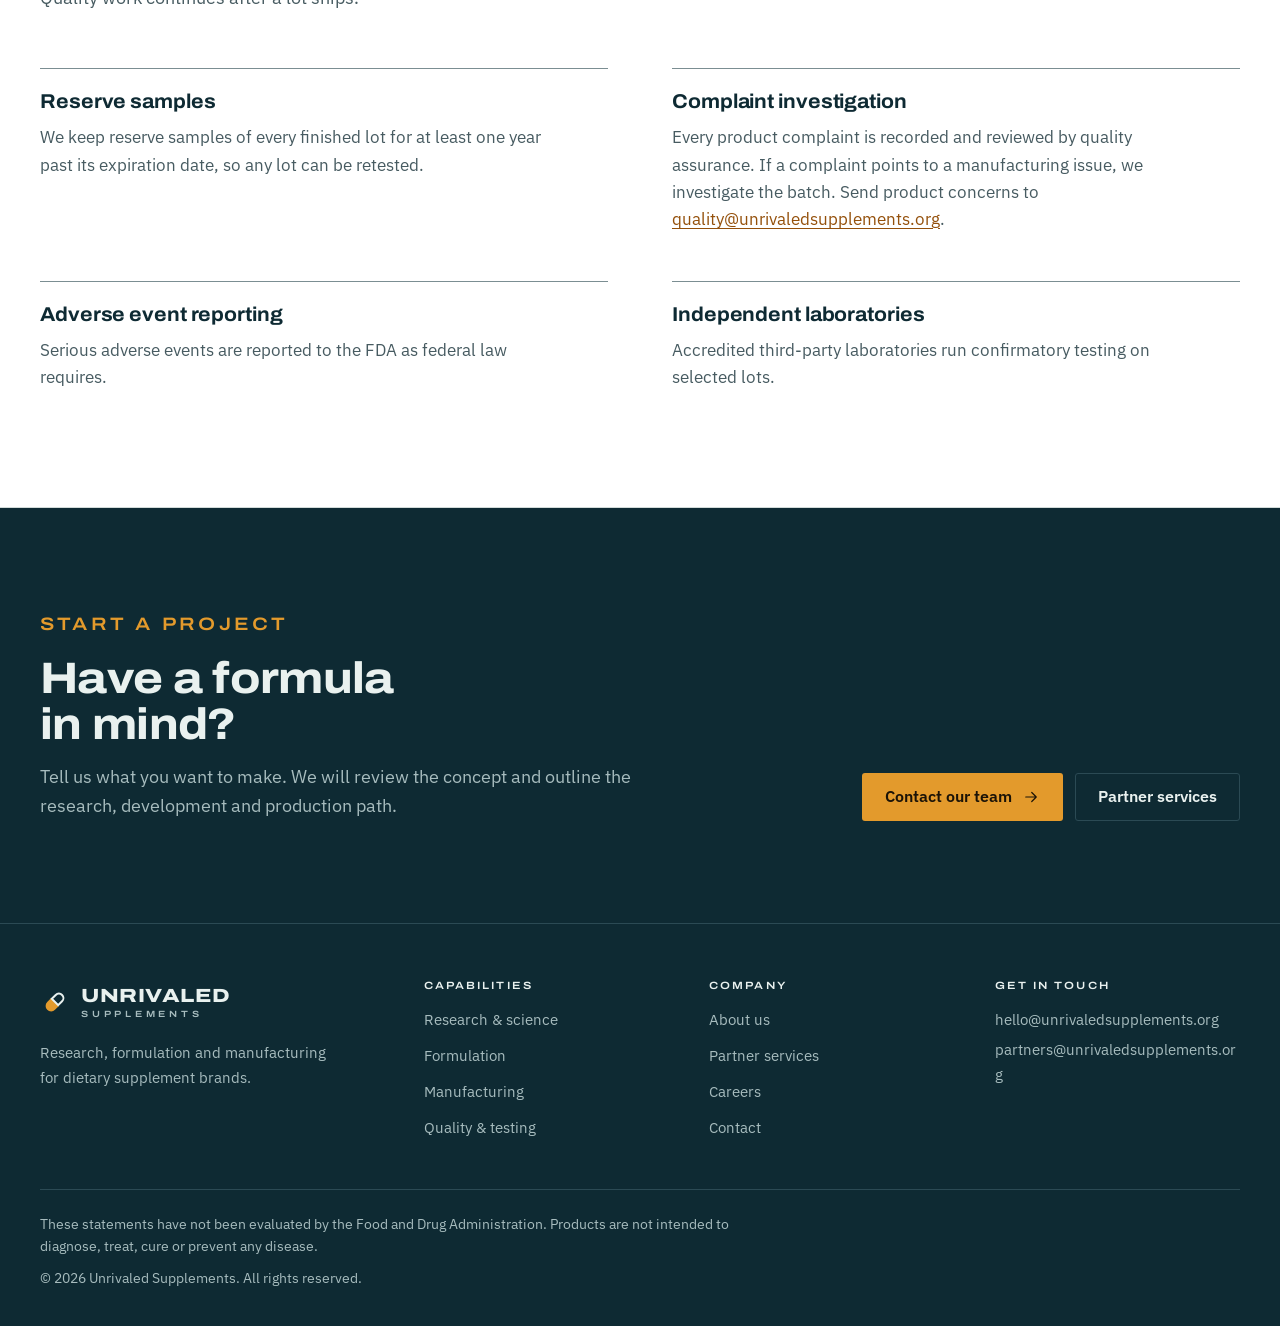
<file: quality.html>
<!doctype html>
<html lang="en">
<head>
<meta charset="utf-8">
<meta name="viewport" content="width=device-width, initial-scale=1, viewport-fit=cover">
<title>Quality &amp; Testing | Unrivaled Supplements</title>
<meta name="claude:viewport-fit-sides" content="cover">
<meta name="description" content="How Unrivaled Supplements tests materials and finished supplements for identity, strength, purity and microbial safety.">
<link rel="preconnect" href="https://fonts.googleapis.com">
<link rel="preconnect" href="https://fonts.gstatic.com" crossorigin>
<link rel="stylesheet" href="https://fonts.googleapis.com/css2?family=Archivo:wdth,wght@100..125,400..800&family=IBM+Plex+Mono:wght@400;500&family=IBM+Plex+Sans:wght@400;500;600&display=swap">
<link rel="stylesheet" href="styles.css">
</head>
<body>
<a class="skip" href="#main">Skip to content</a>
<div class="utility">
  <div class="wrap">
    <span class="utility-note">Dietary supplement research, formulation and manufacturing</span>
    <ul>
      <li><a href="partners.html">For brands</a></li>
      <li><a href="careers.html">Careers</a></li>
      <li><a href="contact.html">Contact</a></li>
    </ul>
  </div>
</div>
<header class="site-header" data-open="false">
  <div class="wrap header-inner">
    <a class="brand" href="index.html" aria-label="Unrivaled Supplements home"><svg class="brand-mark" viewBox="0 0 30 30" aria-hidden="true"><g transform="rotate(-45 15 15)"><path class="mark-fill" d="M15 9.5H9.5a5.5 5.5 0 0 0 0 11H15z"/><path class="mark-stroke" d="M15 10.5h5.5a4.5 4.5 0 0 1 0 9H15z"/></g></svg><span class="brand-name"><b>Unrivaled</b><span>Supplements</span></span></a>
    <nav class="primary-nav" id="primary-nav" aria-label="Main">
      <ul>
        <li><a href="research.html">Research</a></li><li><a href="formulation.html">Formulation</a></li><li><a href="manufacturing.html">Manufacturing</a></li><li><a href="quality.html" aria-current="page">Quality</a></li><li><a href="partners.html">Partners</a></li><li><a href="about.html">About</a></li><li class="nav-cta"><a href="contact.html">Start a project</a></li>
      </ul>
    </nav>
    <a class="btn btn-primary header-cta" href="contact.html">Start a project</a>
    <button class="menu-toggle" type="button" aria-controls="primary-nav" aria-expanded="false" aria-label="Open menu">
      <svg class="icon icon-open" viewBox="0 0 24 24" aria-hidden="true"><path d="M4 7h16M4 12h16M4 17h16"/></svg><svg class="icon icon-close" viewBox="0 0 24 24" aria-hidden="true"><path d="M6 6l12 12M18 6 6 18"/></svg>
    </button>
  </div>
</header>
<main id="main">
<section class="banner page-banner on-band" aria-labelledby="page-title">
  <canvas class="banner-canvas" data-scene="vials" data-seed="31" aria-hidden="true"></canvas>
  <div class="wrap banner-inner">
    <div class="page-hero-copy">
      <nav aria-label="Breadcrumb"><ol class="crumbs"><li><a href="index.html">Home</a></li><li aria-current="page">Quality</li></ol></nav>
      <p class="eyebrow">Quality &amp; testing</p>
      <h1 id="page-title">Tested at receiving, during production and before release.</h1>
      <p class="lead">Quality assurance works independently of production and has final authority over every lot. Nothing ships without its sign-off.</p>
    </div>
  </div>
  <button class="banner-pause" type="button" aria-pressed="false" aria-label="Pause background animation"><svg class="icon icon-pause" viewBox="0 0 24 24" aria-hidden="true"><path d="M9 5.5v13M15 5.5v13"/></svg><svg class="icon icon-play" viewBox="0 0 24 24" aria-hidden="true"><path d="M8 5.5v13l10.5-6.5z"/></svg></button>
</section>
<nav class="jumpbar" aria-label="On this page">
  <div class="wrap"><span class="jumpbar-title">On this page</span><ul><li><a href="#checkpoints">Testing checkpoints</a></li><li><a href="#panel">What we test for</a></li><li><a href="#coa">Certificates of analysis</a></li><li><a href="#records">Samples and complaints</a></li></ul></div>
</nav>
<section class="section" id="checkpoints" aria-labelledby="checkpoints-heading">
  <div class="wrap">
    <div class="section-head"><p class="eyebrow">Checkpoints</p><h2 id="checkpoints-heading">Three testing checkpoints</h2><p>Testing happens at each point where a problem could enter the product.</p></div>
    <ol class="steps steps-3"><li class="step"><span class="step-num">01</span><h3>Incoming materials</h3><p>Identity testing on every ingredient lot, plus review of supplier certificates against our specifications.</p></li><li class="step"><span class="step-num">02</span><h3>In-process</h3><p>Blend uniformity, fill weights and physical checks while the batch is being made.</p></li><li class="step"><span class="step-num">03</span><h3>Finished product</h3><p>Testing of the finished lot against its full specification before release.</p></li></ol>
  </div>
</section>

<section class="section section--surface" id="panel" aria-labelledby="panel-heading">
  <div class="wrap">
    <div class="section-head"><p class="eyebrow">Test panel</p><h2 id="panel-heading">What we test for</h2><p>The tests applied to each product depend on its ingredients and format. These are the core categories.</p></div>
    <div class="table-wrap" role="region" aria-label="Quality test panel" tabindex="0"><table class="data"><thead><tr><th scope="col">Test</th><th scope="col">Typical methods</th><th scope="col">What it confirms</th></tr></thead><tbody><tr><td>Identity</td><td class="mono">FTIR, HPTLC, microscopy</td><td class="muted">The ingredient is the correct material, species or form</td></tr><tr><td>Strength</td><td class="mono">HPLC, UV-Vis, ICP-OES</td><td class="muted">Each ingredient is present at its labeled amount</td></tr><tr><td>Heavy metals</td><td class="mono">ICP-MS</td><td class="muted">Lead, arsenic, cadmium and mercury are within set limits</td></tr><tr><td>Microbiology</td><td class="mono">Plate counts, pathogen screens</td><td class="muted">Aerobic count, yeast and mold are within limits, and E. coli and Salmonella are absent</td></tr><tr><td>Residual solvents</td><td class="mono">Headspace GC</td><td class="muted">Solvents used to make botanical extracts are within limits</td></tr><tr><td>Pesticides</td><td class="mono">GC-MS/MS, LC-MS/MS</td><td class="muted">Botanical ingredients meet pesticide residue limits</td></tr><tr><td>Physical</td><td class="mono">Weight variation, hardness, disintegration</td><td class="muted">Units are consistent and break down as intended</td></tr></tbody></table></div>
  </div>
</section>

<section class="section" id="coa" aria-labelledby="coa-heading">
  <div class="wrap split">
    <div class="section-head"><p class="eyebrow">Documentation</p><h2 id="coa-heading">Certificates of analysis</h2><p>Every released lot has a certificate of analysis. Partners receive it with each shipment, and a copy stays with the batch record.</p></div>
    <dl class="spec"><div class="spec-row"><dt>Product</dt><dd>Product name, lot number, manufacture date and expiration date.</dd></div><div class="spec-row"><dt>Specification</dt><dd>The acceptance limit for each test, taken from the product specification.</dd></div><div class="spec-row"><dt>Method</dt><dd>The test method used for each result.</dd></div><div class="spec-row"><dt>Result</dt><dd>The measured value and a pass or fail determination.</dd></div><div class="spec-row"><dt>Approval</dt><dd>Signature and date from quality assurance.</dd></div></dl>
  </div>
</section>

<section class="section section--surface" id="records" aria-labelledby="records-heading">
  <div class="wrap">
    <div class="section-head"><p class="eyebrow">Records</p><h2 id="records-heading">Reserve samples and complaint handling</h2><p>Quality work continues after a lot ships.</p></div>
    <div class="grid-2">
      <div class="principle"><h3>Reserve samples</h3><p>We keep reserve samples of every finished lot for at least one year past its expiration date, so any lot can be retested.</p></div>
      <div class="principle"><h3>Complaint investigation</h3><p>Every product complaint is recorded and reviewed by quality assurance. If a complaint points to a manufacturing issue, we investigate the batch. Send product concerns to <a href="mailto:quality@unrivaledsupplements.org">quality@unrivaledsupplements.org</a>.</p></div>
      <div class="principle"><h3>Adverse event reporting</h3><p>Serious adverse events are reported to the FDA as federal law requires.</p></div>
      <div class="principle"><h3>Independent laboratories</h3><p>Accredited third-party laboratories run confirmatory testing on selected lots.</p></div>
    </div>
  </div>
</section>
<section class="cta-band on-band" aria-labelledby="cta-heading">
  <div class="wrap">
    <div class="cta-copy">
      <p class="eyebrow" style="color: var(--amber)">Start a project</p>
      <h2 id="cta-heading">Have a formula in mind?</h2>
      <p>Tell us what you want to make. We will review the concept and outline the research, development and production path.</p>
    </div>
    <div class="actions">
      <a class="btn btn-primary" href="contact.html">Contact our team <svg class="icon" viewBox="0 0 24 24" aria-hidden="true"><path d="M5 12h14M13 6l6 6-6 6"/></svg></a>
      <a class="btn btn-outline" href="partners.html">Partner services</a>
    </div>
  </div>
</section>
</main>
<footer class="site-footer">
  <div class="wrap">
    <div class="footer-grid">
      <div class="footer-about">
        <a class="brand" href="index.html" aria-label="Unrivaled Supplements home"><svg class="brand-mark" viewBox="0 0 30 30" aria-hidden="true"><g transform="rotate(-45 15 15)"><path class="mark-fill" d="M15 9.5H9.5a5.5 5.5 0 0 0 0 11H15z"/><path class="mark-stroke" d="M15 10.5h5.5a4.5 4.5 0 0 1 0 9H15z"/></g></svg><span class="brand-name"><b>Unrivaled</b><span>Supplements</span></span></a>
        <p>Research, formulation and manufacturing for dietary supplement brands.</p>
      </div>
      <div class="footer-col">
        <h2>Capabilities</h2>
        <ul>
          <li><a href="research.html">Research &amp; science</a></li>
          <li><a href="formulation.html">Formulation</a></li>
          <li><a href="manufacturing.html">Manufacturing</a></li>
          <li><a href="quality.html">Quality &amp; testing</a></li>
        </ul>
      </div>
      <div class="footer-col">
        <h2>Company</h2>
        <ul>
          <li><a href="about.html">About us</a></li>
          <li><a href="partners.html">Partner services</a></li>
          <li><a href="careers.html">Careers</a></li>
          <li><a href="contact.html">Contact</a></li>
        </ul>
      </div>
      <div class="footer-col">
        <h2>Get in touch</h2>
        <ul>
          <li><a href="mailto:hello@unrivaledsupplements.org">hello@unrivaledsupplements.org</a></li>
          <li><a href="mailto:partners@unrivaledsupplements.org">partners@unrivaledsupplements.org</a></li>
        </ul>
      </div>
    </div>
    <div class="footer-bottom">
      <p>These statements have not been evaluated by the Food and Drug Administration. Products are not intended to diagnose, treat, cure or prevent any disease.</p>
      <p>&copy; 2026 Unrivaled Supplements. All rights reserved.</p>
    </div>
  </div>
</footer>
<script src="site.js"></script>
<script src="banner.js"></script>
</body>
</html>
</file>
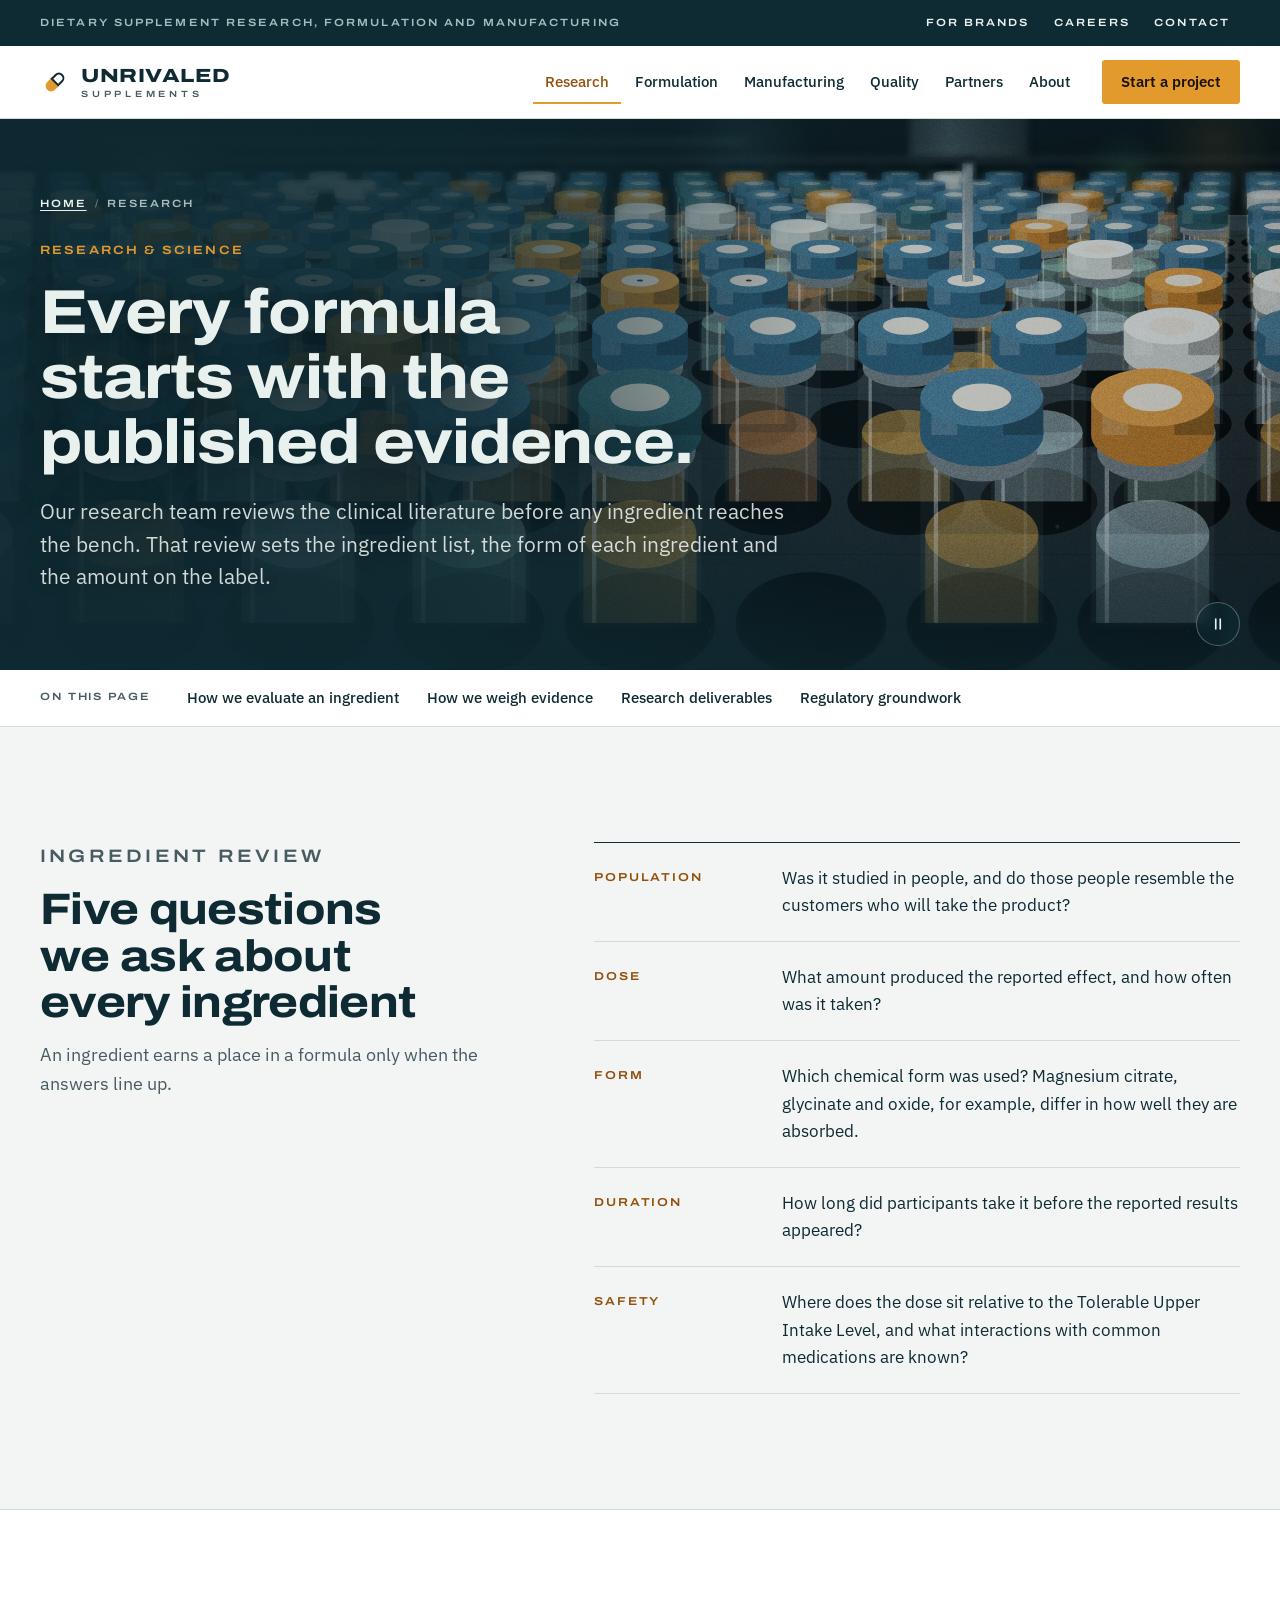
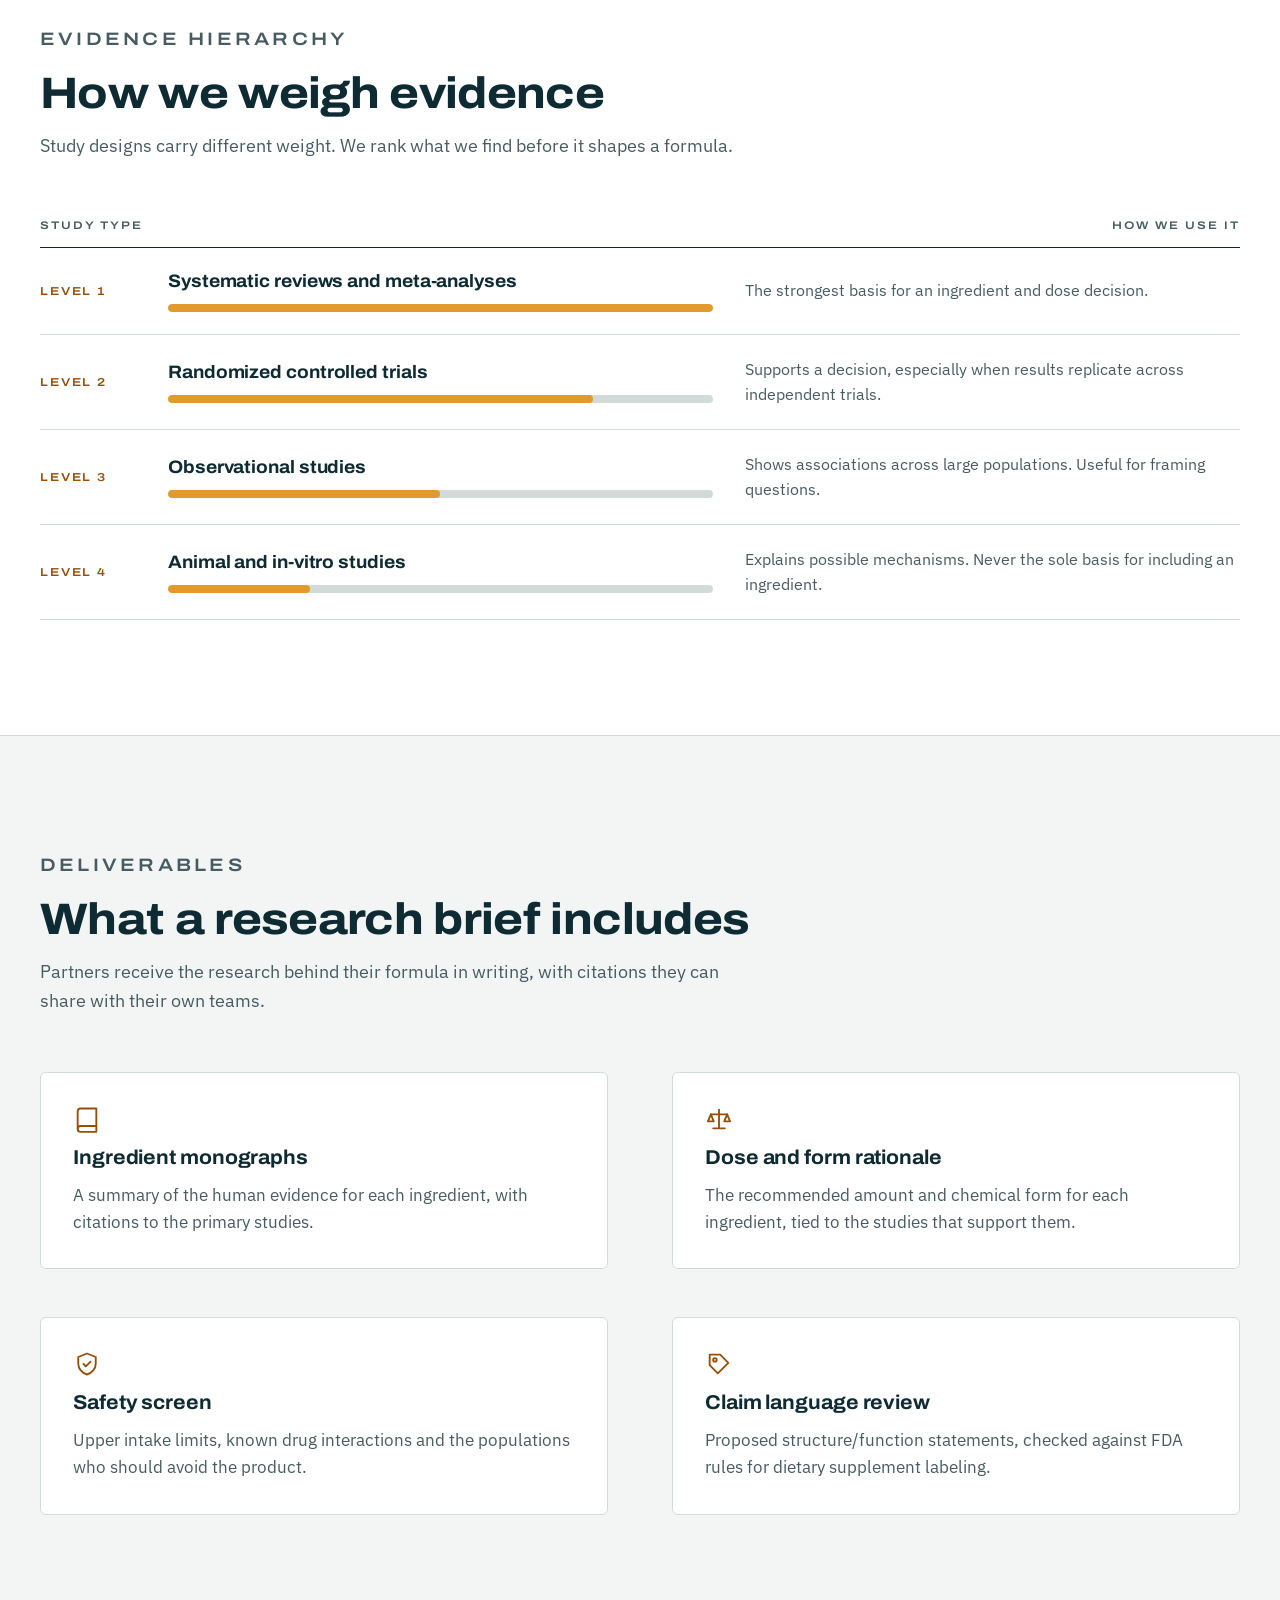
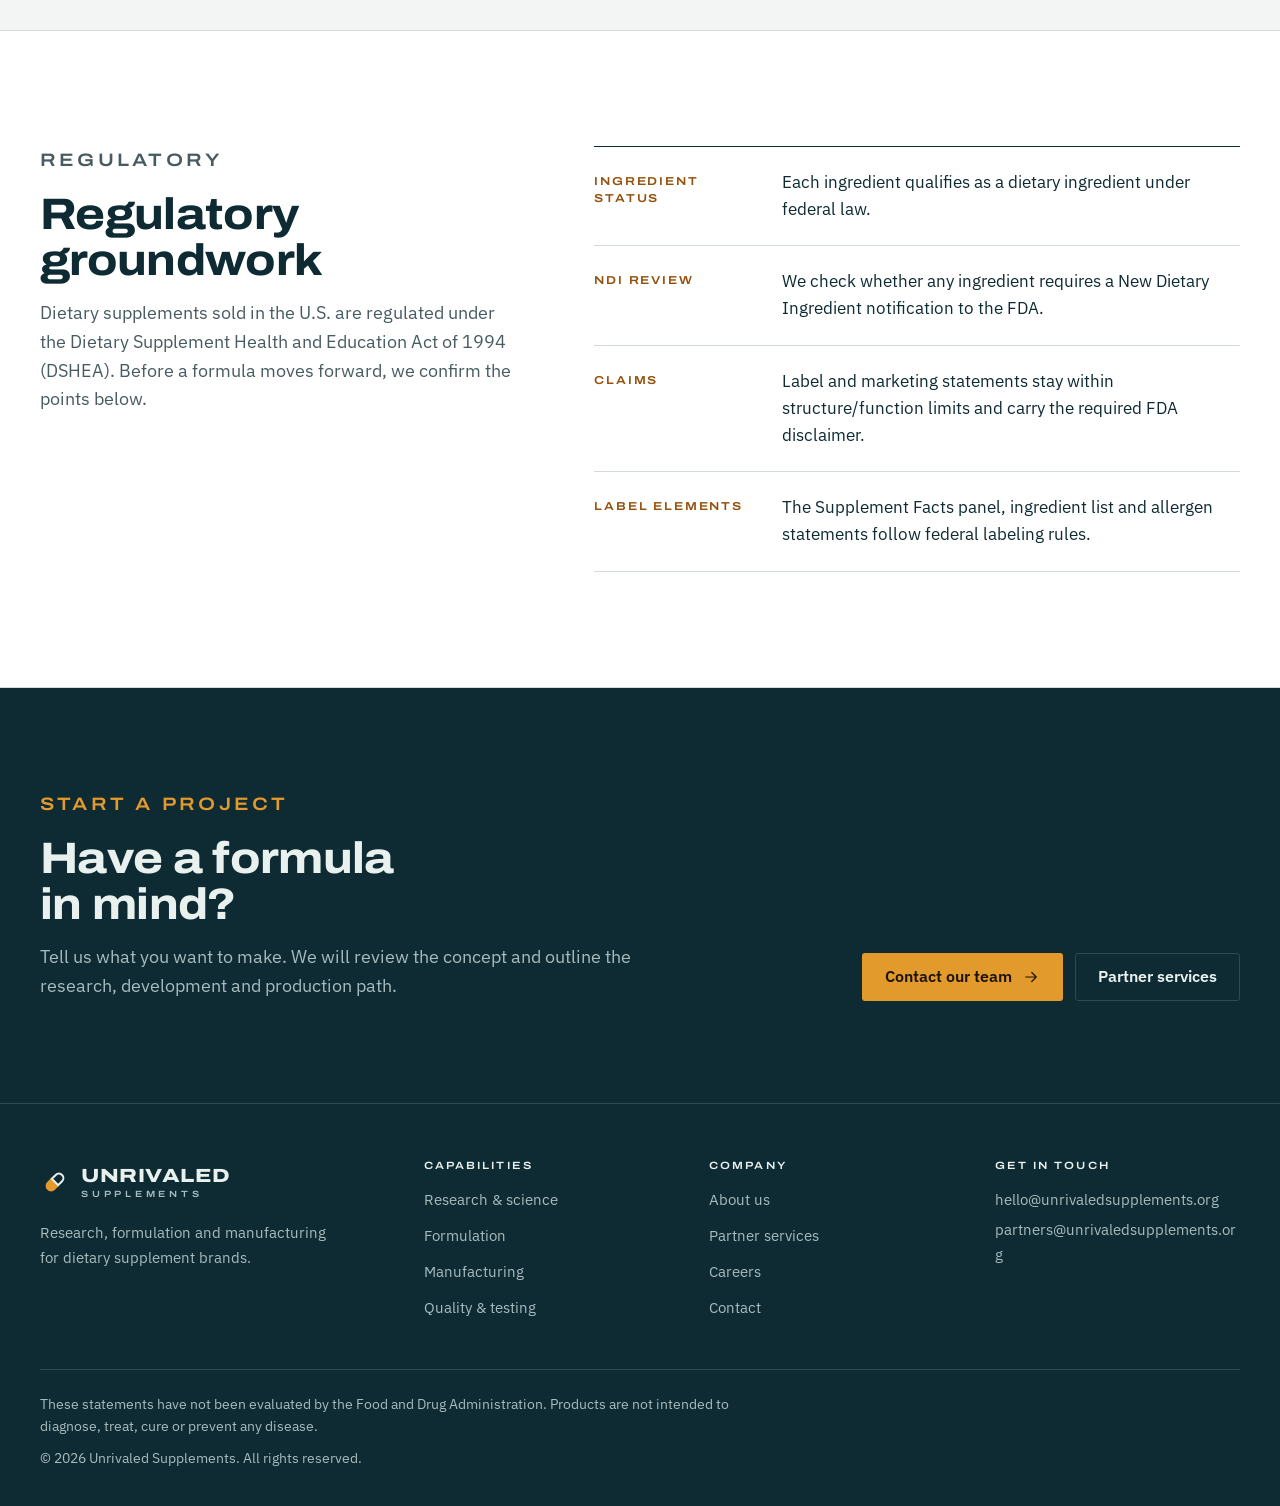
<file: research.html>
<!doctype html>
<html lang="en">
<head>
<meta charset="utf-8">
<meta name="viewport" content="width=device-width, initial-scale=1, viewport-fit=cover">
<title>Research &amp; Science | Unrivaled Supplements</title>
<meta name="claude:viewport-fit-sides" content="cover">
<meta name="description" content="How Unrivaled Supplements evaluates clinical evidence, doses and ingredient forms before formulation.">
<link rel="preconnect" href="https://fonts.googleapis.com">
<link rel="preconnect" href="https://fonts.gstatic.com" crossorigin>
<link rel="stylesheet" href="https://fonts.googleapis.com/css2?family=Archivo:wdth,wght@100..125,400..800&family=IBM+Plex+Mono:wght@400;500&family=IBM+Plex+Sans:wght@400;500;600&display=swap">
<link rel="stylesheet" href="styles.css">
</head>
<body>
<a class="skip" href="#main">Skip to content</a>
<div class="utility">
  <div class="wrap">
    <span class="utility-note">Dietary supplement research, formulation and manufacturing</span>
    <ul>
      <li><a href="partners.html">For brands</a></li>
      <li><a href="careers.html">Careers</a></li>
      <li><a href="contact.html">Contact</a></li>
    </ul>
  </div>
</div>
<header class="site-header" data-open="false">
  <div class="wrap header-inner">
    <a class="brand" href="index.html" aria-label="Unrivaled Supplements home"><svg class="brand-mark" viewBox="0 0 30 30" aria-hidden="true"><g transform="rotate(-45 15 15)"><path class="mark-fill" d="M15 9.5H9.5a5.5 5.5 0 0 0 0 11H15z"/><path class="mark-stroke" d="M15 10.5h5.5a4.5 4.5 0 0 1 0 9H15z"/></g></svg><span class="brand-name"><b>Unrivaled</b><span>Supplements</span></span></a>
    <nav class="primary-nav" id="primary-nav" aria-label="Main">
      <ul>
        <li><a href="research.html" aria-current="page">Research</a></li><li><a href="formulation.html">Formulation</a></li><li><a href="manufacturing.html">Manufacturing</a></li><li><a href="quality.html">Quality</a></li><li><a href="partners.html">Partners</a></li><li><a href="about.html">About</a></li><li class="nav-cta"><a href="contact.html">Start a project</a></li>
      </ul>
    </nav>
    <a class="btn btn-primary header-cta" href="contact.html">Start a project</a>
    <button class="menu-toggle" type="button" aria-controls="primary-nav" aria-expanded="false" aria-label="Open menu">
      <svg class="icon icon-open" viewBox="0 0 24 24" aria-hidden="true"><path d="M4 7h16M4 12h16M4 17h16"/></svg><svg class="icon icon-close" viewBox="0 0 24 24" aria-hidden="true"><path d="M6 6l12 12M18 6 6 18"/></svg>
    </button>
  </div>
</header>
<main id="main">
<section class="banner page-banner on-band" aria-labelledby="page-title">
  <canvas class="banner-canvas" data-scene="vials" data-seed="11" aria-hidden="true"></canvas>
  <div class="wrap banner-inner">
    <div class="page-hero-copy">
      <nav aria-label="Breadcrumb"><ol class="crumbs"><li><a href="index.html">Home</a></li><li aria-current="page">Research</li></ol></nav>
      <p class="eyebrow">Research &amp; science</p>
      <h1 id="page-title">Every formula starts with the published evidence.</h1>
      <p class="lead">Our research team reviews the clinical literature before any ingredient reaches the bench. That review sets the ingredient list, the form of each ingredient and the amount on the label.</p>
    </div>
  </div>
  <button class="banner-pause" type="button" aria-pressed="false" aria-label="Pause background animation"><svg class="icon icon-pause" viewBox="0 0 24 24" aria-hidden="true"><path d="M9 5.5v13M15 5.5v13"/></svg><svg class="icon icon-play" viewBox="0 0 24 24" aria-hidden="true"><path d="M8 5.5v13l10.5-6.5z"/></svg></button>
</section>
<nav class="jumpbar" aria-label="On this page">
  <div class="wrap"><span class="jumpbar-title">On this page</span><ul><li><a href="#evaluate">How we evaluate an ingredient</a></li><li><a href="#evidence">How we weigh evidence</a></li><li><a href="#deliverables">Research deliverables</a></li><li><a href="#regulatory">Regulatory groundwork</a></li></ul></div>
</nav>
<section class="section" id="evaluate" aria-labelledby="evaluate-heading">
  <div class="wrap split">
    <div class="section-head"><p class="eyebrow">Ingredient review</p><h2 id="evaluate-heading">Five questions we ask about every ingredient</h2><p>An ingredient earns a place in a formula only when the answers line up.</p></div>
    <dl class="spec"><div class="spec-row"><dt>Population</dt><dd>Was it studied in people, and do those people resemble the customers who will take the product?</dd></div><div class="spec-row"><dt>Dose</dt><dd>What amount produced the reported effect, and how often was it taken?</dd></div><div class="spec-row"><dt>Form</dt><dd>Which chemical form was used? Magnesium citrate, glycinate and oxide, for example, differ in how well they are absorbed.</dd></div><div class="spec-row"><dt>Duration</dt><dd>How long did participants take it before the reported results appeared?</dd></div><div class="spec-row"><dt>Safety</dt><dd>Where does the dose sit relative to the Tolerable Upper Intake Level, and what interactions with common medications are known?</dd></div></dl>
  </div>
</section>

<section class="section section--surface" id="evidence" aria-labelledby="evidence-heading">
  <div class="wrap">
    <div class="section-head"><p class="eyebrow">Evidence hierarchy</p><h2 id="evidence-heading">How we weigh evidence</h2><p>Study designs carry different weight. We rank what we find before it shapes a formula.</p></div>
    <div class="ladder-legend"><span>Study type</span><span>How we use it</span></div>
    <ol class="ladder">
      <li class="rung"><span class="rung-level">Level 1</span><div><h3>Systematic reviews and meta-analyses</h3><div class="rung-bar" aria-hidden="true"><span style="width: 100%"></span></div></div><p>The strongest basis for an ingredient and dose decision.</p></li>
      <li class="rung"><span class="rung-level">Level 2</span><div><h3>Randomized controlled trials</h3><div class="rung-bar" aria-hidden="true"><span style="width: 78%"></span></div></div><p>Supports a decision, especially when results replicate across independent trials.</p></li>
      <li class="rung"><span class="rung-level">Level 3</span><div><h3>Observational studies</h3><div class="rung-bar" aria-hidden="true"><span style="width: 50%"></span></div></div><p>Shows associations across large populations. Useful for framing questions.</p></li>
      <li class="rung"><span class="rung-level">Level 4</span><div><h3>Animal and in-vitro studies</h3><div class="rung-bar" aria-hidden="true"><span style="width: 26%"></span></div></div><p>Explains possible mechanisms. Never the sole basis for including an ingredient.</p></li>
    </ol>
  </div>
</section>

<section class="section" id="deliverables" aria-labelledby="deliverables-heading">
  <div class="wrap">
    <div class="section-head"><p class="eyebrow">Deliverables</p><h2 id="deliverables-heading">What a research brief includes</h2><p>Partners receive the research behind their formula in writing, with citations they can share with their own teams.</p></div>
    <div class="grid-2">
      <article class="card"><svg class="icon" viewBox="0 0 24 24" aria-hidden="true"><path d="M4 5.5A2.5 2.5 0 0 1 6.5 3H20v15H6.5A2.5 2.5 0 0 0 4 20.5z"/><path d="M4 20.5A2.5 2.5 0 0 0 6.5 23H20v-5"/></svg><h3>Ingredient monographs</h3><p>A summary of the human evidence for each ingredient, with citations to the primary studies.</p></article>
      <article class="card"><svg class="icon" viewBox="0 0 24 24" aria-hidden="true"><path d="M12 4v16M7 20h10M5 8h14"/><path d="M5 8l-2.5 6h5zM19 8l-2.5 6h5z"/></svg><h3>Dose and form rationale</h3><p>The recommended amount and chemical form for each ingredient, tied to the studies that support them.</p></article>
      <article class="card"><svg class="icon" viewBox="0 0 24 24" aria-hidden="true"><path d="M12 3l7.5 3v5.5c0 4.6-3.2 8.3-7.5 9.5-4.3-1.2-7.5-4.9-7.5-9.5V6z"/><path d="m9 12 2 2 4-4"/></svg><h3>Safety screen</h3><p>Upper intake limits, known drug interactions and the populations who should avoid the product.</p></article>
      <article class="card"><svg class="icon" viewBox="0 0 24 24" aria-hidden="true"><path d="M4 4h9l7 7-9 9-7-7z"/><circle cx="8.5" cy="8.5" r="1.5"/></svg><h3>Claim language review</h3><p>Proposed structure/function statements, checked against FDA rules for dietary supplement labeling.</p></article>
    </div>
  </div>
</section>

<section class="section section--surface" id="regulatory" aria-labelledby="regulatory-heading">
  <div class="wrap split">
    <div class="section-head"><p class="eyebrow">Regulatory</p><h2 id="regulatory-heading">Regulatory groundwork</h2><p>Dietary supplements sold in the U.S. are regulated under the Dietary Supplement Health and Education Act of 1994 (DSHEA). Before a formula moves forward, we confirm the points below.</p></div>
    <dl class="spec"><div class="spec-row"><dt>Ingredient status</dt><dd>Each ingredient qualifies as a dietary ingredient under federal law.</dd></div><div class="spec-row"><dt>NDI review</dt><dd>We check whether any ingredient requires a New Dietary Ingredient notification to the FDA.</dd></div><div class="spec-row"><dt>Claims</dt><dd>Label and marketing statements stay within structure/function limits and carry the required FDA disclaimer.</dd></div><div class="spec-row"><dt>Label elements</dt><dd>The Supplement Facts panel, ingredient list and allergen statements follow federal labeling rules.</dd></div></dl>
  </div>
</section>
<section class="cta-band on-band" aria-labelledby="cta-heading">
  <div class="wrap">
    <div class="cta-copy">
      <p class="eyebrow" style="color: var(--amber)">Start a project</p>
      <h2 id="cta-heading">Have a formula in mind?</h2>
      <p>Tell us what you want to make. We will review the concept and outline the research, development and production path.</p>
    </div>
    <div class="actions">
      <a class="btn btn-primary" href="contact.html">Contact our team <svg class="icon" viewBox="0 0 24 24" aria-hidden="true"><path d="M5 12h14M13 6l6 6-6 6"/></svg></a>
      <a class="btn btn-outline" href="partners.html">Partner services</a>
    </div>
  </div>
</section>
</main>
<footer class="site-footer">
  <div class="wrap">
    <div class="footer-grid">
      <div class="footer-about">
        <a class="brand" href="index.html" aria-label="Unrivaled Supplements home"><svg class="brand-mark" viewBox="0 0 30 30" aria-hidden="true"><g transform="rotate(-45 15 15)"><path class="mark-fill" d="M15 9.5H9.5a5.5 5.5 0 0 0 0 11H15z"/><path class="mark-stroke" d="M15 10.5h5.5a4.5 4.5 0 0 1 0 9H15z"/></g></svg><span class="brand-name"><b>Unrivaled</b><span>Supplements</span></span></a>
        <p>Research, formulation and manufacturing for dietary supplement brands.</p>
      </div>
      <div class="footer-col">
        <h2>Capabilities</h2>
        <ul>
          <li><a href="research.html">Research &amp; science</a></li>
          <li><a href="formulation.html">Formulation</a></li>
          <li><a href="manufacturing.html">Manufacturing</a></li>
          <li><a href="quality.html">Quality &amp; testing</a></li>
        </ul>
      </div>
      <div class="footer-col">
        <h2>Company</h2>
        <ul>
          <li><a href="about.html">About us</a></li>
          <li><a href="partners.html">Partner services</a></li>
          <li><a href="careers.html">Careers</a></li>
          <li><a href="contact.html">Contact</a></li>
        </ul>
      </div>
      <div class="footer-col">
        <h2>Get in touch</h2>
        <ul>
          <li><a href="mailto:hello@unrivaledsupplements.org">hello@unrivaledsupplements.org</a></li>
          <li><a href="mailto:partners@unrivaledsupplements.org">partners@unrivaledsupplements.org</a></li>
        </ul>
      </div>
    </div>
    <div class="footer-bottom">
      <p>These statements have not been evaluated by the Food and Drug Administration. Products are not intended to diagnose, treat, cure or prevent any disease.</p>
      <p>&copy; 2026 Unrivaled Supplements. All rights reserved.</p>
    </div>
  </div>
</footer>
<script src="site.js"></script>
<script src="banner.js"></script>
</body>
</html>
</file>
<file: styles.css>
/* Unrivaled Supplements: shared site styles */
/* Layout: left-aligned editorial grid on a cool mineral ground; spec-sheet rows with mono labels; one petrol band for hero, CTA and footer */
:root {
  --ground: #F2F5F4;
  --surface: #FFFFFF;
  --ink: #0E2A33;
  --muted: #475B61;
  --line: #D2DBD9;
  --line-strong: #7B8E92;
  --accent: #94500B;
  --amber: #E39A2C;
  --amber-hover: #F0AE4C;
  --on-amber: #1B1307;
  --band: #0E2A33;
  --band-2: #153743;
  --band-fg: #E9F1EF;
  --band-muted: #A7BCBE;
  --band-line: #2B4A54;
  --banner-ground: #0B1418;

  --font-display: "Archivo", "Helvetica Neue", Arial, sans-serif;
  --font-body: "IBM Plex Sans", "Segoe UI", Helvetica, Arial, sans-serif;
  --font-mono: "IBM Plex Mono", ui-monospace, SFMono-Regular, Menlo, Consolas, monospace;
  --font-label: "Archivo", "Helvetica Neue", Arial, sans-serif;

  --step--1: 0.8125rem;
  --step-0: 1.0625rem;
  --step-1: 1.25rem;
  --step-2: clamp(1.5rem, 1.2rem + 1vw, 1.875rem);
  --step-3: clamp(1.875rem, 1.35rem + 2vw, 2.75rem);
  --step-4: clamp(2.375rem, 1.45rem + 3.7vw, 4.5rem);

  --radius: 3px;
  --max: 1280px;
  --header-h: 72px;

  color-scheme: light;
  padding-top: env(safe-area-inset-top, 0px);
  padding-bottom: env(safe-area-inset-bottom, 0px);
}

@media (prefers-color-scheme: dark) {
  :root:not([data-theme="light"]) {
    --ground: #0A171B;
    --surface: #10242A;
    --ink: #E4EDEB;
    --muted: #A0B4B6;
    --line: #23404A;
    --line-strong: #5E7A82;
    --accent: #F2B256;
    --amber: #E9A03A;
    --amber-hover: #F4B65E;
    --on-amber: #1B1307;
    --band: #0C2F3A;
    --band-2: #12404D;
    --band-fg: #EAF2F0;
    --band-muted: #A9C1C3;
    --band-line: #2B5562;
    color-scheme: dark;
  }
}

:root[data-theme="dark"] {
  --ground: #0A171B;
  --surface: #10242A;
  --ink: #E4EDEB;
  --muted: #A0B4B6;
  --line: #23404A;
  --line-strong: #5E7A82;
  --accent: #F2B256;
  --amber: #E9A03A;
  --amber-hover: #F4B65E;
  --on-amber: #1B1307;
  --band: #0C2F3A;
  --band-2: #12404D;
  --band-fg: #EAF2F0;
  --band-muted: #A9C1C3;
  --band-line: #2B5562;
  color-scheme: dark;
}

/* ---------- Base ---------- */
*, *::before, *::after { box-sizing: border-box; }
html { -webkit-text-size-adjust: 100%; scroll-behavior: smooth; }
body {
  margin: 0;
  background: var(--ground);
  color: var(--ink);
  font-family: var(--font-body);
  font-size: var(--step-0);
  line-height: 1.6;
  -webkit-font-smoothing: antialiased;
  text-rendering: optimizeLegibility;
}
body::before {
  content: "";
  position: fixed;
  inset: 0 0 auto;
  height: env(safe-area-inset-top, 0px);
  z-index: 60;
  background: var(--band);
}
img, svg { max-width: 100%; }
[hidden] { display: none !important; }
a { color: var(--accent); text-underline-offset: 3px; text-decoration-thickness: 1px; }
:focus-visible { outline: 2px solid var(--amber); outline-offset: 3px; }
[id] { scroll-margin-top: calc(var(--header-h) + 24px); }

h1, h2, h3 {
  font-family: var(--font-display);
  font-stretch: 112%;
  font-weight: 750;
  line-height: 1.05;
  letter-spacing: -0.015em;
  text-wrap: balance;
  margin: 0;
}
h1 { font-size: var(--step-4); }
h2 { font-size: var(--step-3); }
h3 { font-size: var(--step-1); font-weight: 700; line-height: 1.25; letter-spacing: -0.005em; font-stretch: 106%; }
p { margin: 0; }
ul, ol { margin: 0; }

.wrap {
  width: 100%;
  max-width: var(--max);
  margin-inline: auto;
  padding-left: max(16px, env(safe-area-inset-left, 0px));
  padding-right: max(16px, env(safe-area-inset-right, 0px));
}
@media (min-width: 720px) {
  .wrap {
    padding-left: max(40px, env(safe-area-inset-left, 0px));
    padding-right: max(40px, env(safe-area-inset-right, 0px));
  }
}

.skip {
  position: absolute;
  left: 16px;
  top: -60px;
  z-index: 100;
  background: var(--amber);
  color: var(--on-amber);
  padding: 10px 16px;
  font-weight: 600;
  border-radius: var(--radius);
}
.skip:focus { top: calc(env(safe-area-inset-top, 0px) + 12px); }

.eyebrow {
  font-family: var(--font-label);
  font-stretch: 118%;
  font-size: 0.75rem;
  font-weight: 600;
  letter-spacing: 0.18em;
  text-transform: uppercase;
  color: var(--accent);
}
.lead {
  font-size: clamp(1.125rem, 1rem + 0.4vw, 1.3125rem);
  line-height: 1.55;
  color: var(--muted);
  max-width: 60ch;
}
.muted { color: var(--muted); }
.mono { font-family: var(--font-mono); }
.placeholder {
  font-family: var(--font-mono);
  font-size: 0.9em;
  color: var(--muted);
  border: 1px dashed var(--line-strong);
  border-radius: var(--radius);
  padding: 1px 6px;
  white-space: nowrap;
}

.icon {
  width: 24px;
  height: 24px;
  fill: none;
  stroke: currentColor;
  stroke-width: 1.6;
  stroke-linecap: round;
  stroke-linejoin: round;
  flex: none;
}

/* ---------- Buttons ---------- */
.btn {
  display: inline-flex;
  align-items: center;
  justify-content: center;
  gap: 10px;
  min-height: 48px;
  padding: 0 22px;
  border-radius: var(--radius);
  border: 1.5px solid transparent;
  font-family: var(--font-body);
  font-size: 1rem;
  font-weight: 600;
  line-height: 1.2;
  text-decoration: none;
  cursor: pointer;
  transition: background-color 0.15s ease, color 0.15s ease, border-color 0.15s ease;
}
.btn .icon { width: 18px; height: 18px; }
.btn-primary { background: var(--amber); color: var(--on-amber); }
.btn-primary:hover { background: var(--amber-hover); }
.btn-outline { background: transparent; color: var(--ink); border-color: var(--line-strong); }
.btn-outline:hover { border-color: var(--ink); }
.on-band .btn-outline { color: var(--band-fg); border-color: var(--band-line); }
.on-band .btn-outline:hover { border-color: var(--band-fg); }
.actions { display: flex; flex-wrap: wrap; gap: 12px; }

.text-link {
  display: inline-flex;
  align-items: center;
  gap: 8px;
  min-height: 44px;
  font-weight: 600;
  text-decoration: none;
  color: var(--accent);
}
.text-link .icon { width: 18px; height: 18px; transition: transform 0.15s ease; }
.text-link:hover .icon { transform: translateX(3px); }

/* ---------- Utility bar + header ---------- */
.utility { background: var(--band); color: var(--band-muted); font-family: var(--font-label); font-stretch: 118%; font-weight: 600; text-transform: uppercase; font-size: 10.5px; letter-spacing: 0.2em; }
.utility .wrap { display: flex; justify-content: space-between; align-items: center; gap: 16px; padding-block: 7px; }
.utility ul { list-style: none; padding: 0; display: flex; gap: 4px; }
.utility a { color: var(--band-fg); text-decoration: none; display: inline-flex; align-items: center; min-height: 32px; padding: 0 10px; }
.utility a:hover { color: var(--amber); }
@media (max-width: 640px) { .utility-note { display: none; } .utility .wrap { justify-content: flex-end; } }

.site-header {
  position: sticky;
  top: env(safe-area-inset-top, 0px);
  z-index: 50;
  background: var(--surface);
  border-bottom: 1px solid var(--line);
}
.header-inner { display: flex; align-items: center; gap: 20px; min-height: var(--header-h); }

.brand { display: inline-flex; align-items: center; gap: 11px; color: var(--ink); text-decoration: none; flex: none; min-height: 44px; }
.brand-mark { width: 30px; height: 30px; flex: none; }
.mark-fill { fill: var(--amber); }
.mark-stroke { fill: none; stroke: currentColor; stroke-width: 2; }
.brand-name { display: grid; line-height: 1; }
.brand-name b { font-family: var(--font-display); font-stretch: 125%; font-weight: 800; font-size: 19px; letter-spacing: 0.03em; text-transform: uppercase; }
.brand-name span { font-family: var(--font-label); font-stretch: 118%; font-weight: 600; text-transform: uppercase; font-size: 9px; letter-spacing: 0.42em; color: var(--muted); margin-top: 5px; }

.primary-nav { margin-left: auto; }
.primary-nav ul { list-style: none; padding: 0; display: flex; align-items: center; gap: 2px; }
.primary-nav a {
  display: flex;
  align-items: center;
  min-height: 44px;
  padding: 0 12px;
  color: var(--ink);
  text-decoration: none;
  font-weight: 500;
  font-size: 15px;
  border-radius: var(--radius);
}
.primary-nav a:hover { background: var(--ground); }
.primary-nav a[aria-current="page"] { color: var(--accent); box-shadow: inset 0 -2px 0 var(--amber); border-radius: 0; }
.primary-nav .nav-cta { display: none; }
.header-cta { flex: none; }
.header-cta.btn { min-height: 44px; padding: 0 18px; font-size: 15px; }

.menu-toggle {
  display: none;
  align-items: center;
  justify-content: center;
  width: 44px;
  height: 44px;
  border: 1px solid var(--line-strong);
  border-radius: var(--radius);
  background: transparent;
  color: var(--ink);
  cursor: pointer;
  flex: none;
}
.menu-toggle .icon-close { display: none; }
.site-header[data-open="true"] .menu-toggle .icon-open { display: none; }
.site-header[data-open="true"] .menu-toggle .icon-close { display: block; }

@media (max-width: 1100px) {
  .menu-toggle { display: inline-flex; }
  .header-cta { margin-left: auto; }
  .primary-nav {
    display: none;
    position: absolute;
    top: 100%;
    left: 0;
    right: 0;
    margin: 0;
    background: var(--surface);
    border-bottom: 1px solid var(--line);
    box-shadow: 0 18px 30px -24px rgba(5, 20, 25, 0.5);
    padding-top: 8px;
    padding-bottom: 20px;
    padding-left: max(16px, env(safe-area-inset-left, 0px));
    padding-right: max(16px, env(safe-area-inset-right, 0px));
  }
  .site-header[data-open="true"] .primary-nav { display: block; }
  .primary-nav ul { flex-direction: column; align-items: stretch; gap: 0; max-width: var(--max); margin-inline: auto; }
  .primary-nav li { border-bottom: 1px solid var(--line); }
  .primary-nav a { min-height: 52px; padding: 0 4px; font-size: 17px; }
  .primary-nav a[aria-current="page"] { box-shadow: inset 3px 0 0 var(--amber); padding-left: 14px; }
}
@media (max-width: 560px) {
  .header-cta { display: none; }
  .menu-toggle { margin-left: auto; }
  .primary-nav .nav-cta { display: block; border-bottom: 0; padding-top: 16px; }
  .primary-nav .nav-cta a { justify-content: center; background: var(--amber); color: var(--on-amber); font-weight: 600; border-radius: var(--radius); }
}

/* ---------- Sections ---------- */
.section { padding-block: clamp(64px, 9vw, 120px); }
.section--surface { background: var(--surface); border-block: 1px solid var(--line); }
.section-head { display: grid; gap: 16px; max-width: 780px; margin-bottom: clamp(36px, 5vw, 56px); }
.section-head > p { color: var(--muted); font-size: 1.125rem; max-width: 64ch; }

.split { display: grid; grid-template-columns: minmax(0, 0.85fr) minmax(0, 1.15fr); gap: clamp(32px, 6vw, 96px); align-items: start; }
.split > * { min-width: 0; }
.split .section-head { margin-bottom: 0; }
@media (min-width: 901px) { .split .section-head { position: sticky; top: calc(var(--header-h) + 40px); } }
@media (max-width: 900px) { .split { grid-template-columns: 1fr; } }

/* ---------- Animated banners (home hero + page heroes) ---------- */
/* The banner is a dark, photo-like band in both themes. */
.banner { position: relative; isolation: isolate; overflow: hidden; background: var(--banner-ground); color: var(--band-fg); }
.banner-canvas { position: absolute; inset: 0; width: 100%; height: 100%; display: block; z-index: -2; }
.banner::after {
  content: "";
  position: absolute;
  inset: 0;
  z-index: -1;
  pointer-events: none;
  background: rgba(14, 42, 51, 0.62);
  background:
    linear-gradient(90deg, color-mix(in srgb, var(--band) 92%, transparent) 0%, color-mix(in srgb, var(--band) 78%, transparent) 34%, color-mix(in srgb, var(--band) 26%, transparent) 64%, color-mix(in srgb, var(--band) 6%, transparent) 100%),
    linear-gradient(180deg, color-mix(in srgb, var(--band) 30%, transparent) 0%, transparent 22%, transparent 70%, color-mix(in srgb, var(--band) 60%, transparent) 100%);
}
@media (max-width: 760px) {
  .banner::after { background: linear-gradient(180deg, color-mix(in srgb, var(--band) 72%, transparent) 0%, color-mix(in srgb, var(--band) 86%, transparent) 100%); }
}
.banner-inner { position: relative; display: flex; align-items: center; }
.banner .eyebrow { color: var(--amber); }
.banner h1 { text-shadow: 0 2px 30px rgba(4, 14, 18, 0.5); }
.banner .lead { color: var(--band-fg); opacity: 0.88; text-shadow: 0 1px 18px rgba(4, 14, 18, 0.6); }

.hero .banner-inner { min-height: clamp(540px, 44vw, 660px); padding-block: clamp(64px, 8vw, 112px) clamp(88px, 9vw, 128px); }
.hero-copy { display: grid; gap: 24px; min-width: 0; max-width: 660px; }
.hero h1 { max-width: 14ch; }
.hero .actions { margin-top: 8px; }

.page-banner .banner-inner { min-height: clamp(340px, 30vw, 440px); align-items: flex-end; padding-block: clamp(48px, 6vw, 80px); }
.page-banner .lead { max-width: 58ch; }

.banner-pause {
  position: absolute;
  z-index: 2;
  right: max(16px, env(safe-area-inset-right, 0px));
  bottom: 16px;
  width: 44px;
  height: 44px;
  border-radius: 50%;
  display: inline-flex;
  align-items: center;
  justify-content: center;
  color: var(--band-fg);
  background: rgba(14, 42, 51, 0.55);
  border: 1px solid rgba(233, 241, 239, 0.3);
  cursor: pointer;
  -webkit-backdrop-filter: blur(6px);
  backdrop-filter: blur(6px);
}
.banner-pause:hover { background: rgba(14, 42, 51, 0.82); border-color: rgba(233, 241, 239, 0.6); }
.banner-pause .icon { width: 18px; height: 18px; stroke-width: 2.2; }
.banner-pause .icon-play { display: none; }
.banner-pause[aria-pressed="true"] .icon-pause { display: none; }
.banner-pause[aria-pressed="true"] .icon-play { display: block; }
@media (min-width: 720px) { .banner-pause { right: max(40px, env(safe-area-inset-right, 0px)); bottom: 24px; } }

/* Dark content band and the testing split on the home page */
.section--band { background: var(--band); color: var(--band-fg); }
.section--band .eyebrow, .section--band .text-link { color: var(--amber); }
.section--band .section-head > p { color: var(--band-muted); }
.split--center { align-items: center; }
.split--center .section-head { position: static; }

.trace-card { background: var(--band-2); border: 1px solid var(--band-line); border-radius: 6px; overflow: hidden; min-width: 0; }
.trace-head {
  display: flex;
  justify-content: space-between;
  align-items: center;
  gap: 12px;
  padding: 14px 18px;
  border-bottom: 1px solid var(--band-line);
  font-family: var(--font-label);
  font-stretch: 118%;
  font-weight: 600;
  font-size: 10.5px;
  letter-spacing: 0.18em;
  text-transform: uppercase;
  color: var(--band-muted);
}
.trace-head b { color: var(--band-fg); font-weight: 500; }
.trace-plot { padding: 14px 12px 0; }
svg.trace { display: block; width: 100%; height: auto; overflow: visible; }
.trace .grid { stroke: var(--band-line); stroke-width: 1; }
.trace .axis { stroke: var(--band-muted); stroke-width: 1; }
.trace .area { fill: var(--amber); fill-opacity: 0.14; }
.trace .line { fill: none; stroke: var(--amber); stroke-width: 2; stroke-linejoin: round; stroke-linecap: round; }
.trace .tick { fill: var(--band-muted); font-family: var(--font-mono); font-size: 12px; }
.trace .peak { fill: var(--band-fg); font-family: var(--font-mono); font-size: 12px; }
.trace .scan { stroke: var(--band-fg); stroke-opacity: 0.55; stroke-width: 1; stroke-dasharray: 3 4; animation: scan 8s linear infinite; }
@keyframes scan { from { transform: translateX(0); } to { transform: translateX(448px); } }
.trace-axis-label { font-family: var(--font-body); font-size: 12px; color: var(--band-muted); text-align: center; padding: 6px 12px 14px; }
.trace-tests { display: grid; grid-template-columns: repeat(4, minmax(0, 1fr)); margin: 0; border-top: 1px solid var(--band-line); }
.trace-tests > div { padding: 14px 16px; border-left: 1px solid var(--band-line); min-width: 0; }
.trace-tests > div:first-child { border-left: 0; }
.trace-tests dt { font-weight: 600; font-size: 14px; color: var(--band-fg); }
.trace-tests dd { margin: 2px 0 0; font-size: 12.5px; color: var(--band-muted); }
@media (max-width: 520px) {
  .trace-tests { grid-template-columns: repeat(2, minmax(0, 1fr)); }
  .trace-tests > div:nth-child(3) { border-left: 0; }
  .trace-tests > div:nth-child(n+3) { border-top: 1px solid var(--band-line); }
}

/* ---------- Capability cards ---------- */
.cap-grid { display: grid; grid-template-columns: repeat(4, minmax(0, 1fr)); gap: clamp(24px, 3vw, 36px); list-style: none; padding: 0; }
.cap { display: flex; flex-direction: column; gap: 14px; padding-top: 24px; border-top: 2px solid var(--ink); min-width: 0; }
.cap .icon { width: 28px; height: 28px; color: var(--accent); }
.cap p { color: var(--muted); }
.cap .text-link { margin-top: auto; }
@media (max-width: 1000px) { .cap-grid { grid-template-columns: repeat(2, minmax(0, 1fr)); } }
@media (max-width: 560px) { .cap-grid { grid-template-columns: 1fr; } }

/* ---------- Numbered steps (real sequences only) ---------- */
.steps { list-style: none; padding: 0; display: grid; grid-template-columns: repeat(var(--cols, 4), minmax(0, 1fr)); gap: 40px 0; }
.steps-3 { --cols: 3; }
.steps-5 { --cols: 5; }
.steps-6 { --cols: 6; }
.steps-8 { --cols: 4; }
.step { position: relative; padding: 24px 24px 0 0; border-top: 1px solid var(--line-strong); min-width: 0; }
.step::before { content: ""; position: absolute; top: -5px; left: 0; width: 9px; height: 9px; border-radius: 50%; background: var(--amber); }
.step-num { font-family: var(--font-label); font-stretch: 118%; font-weight: 600; text-transform: uppercase; font-size: 12px; letter-spacing: 0.16em; font-variant-numeric: tabular-nums; color: var(--accent); }
.step h3 { margin: 8px 0 10px; font-size: 1.125rem; }
.step p { color: var(--muted); font-size: 0.975rem; }
@media (max-width: 1100px) { .steps-6 { --cols: 3; } }
@media (max-width: 1000px) { .steps-5, .steps-3 { --cols: 1; } .steps-8 { --cols: 2; } }
@media (max-width: 1000px) {
  .steps-5 .step, .steps-3 .step { display: grid; grid-template-columns: 64px minmax(0, 1fr); column-gap: 16px; padding-right: 0; }
  .steps-5 .step-num, .steps-3 .step-num { grid-row: 1 / span 2; }
  .steps-5 .step h3, .steps-3 .step h3 { margin-top: 0; }
  .steps-5, .steps-3 { gap: 28px; }
}
@media (max-width: 640px) {
  .steps-6, .steps-8 { --cols: 1; gap: 28px; }
  .steps .step { padding-right: 0; }
}

/* ---------- Formats row ---------- */
.formats { list-style: none; padding: 0; display: grid; grid-template-columns: repeat(5, minmax(0, 1fr)); border-top: 1px solid var(--line-strong); }
.format { display: grid; gap: 10px; align-content: start; padding: 28px 22px 8px 0; min-width: 0; }
.format + .format { padding-left: 22px; border-left: 1px solid var(--line); }
.format .icon { width: 32px; height: 32px; color: var(--accent); }
.format h3 { font-size: 1.125rem; }
.format p { color: var(--muted); font-size: 0.95rem; }
@media (max-width: 900px) {
  .formats { grid-template-columns: 1fr; }
  .format, .format + .format { grid-template-columns: 40px minmax(0, 1fr); column-gap: 16px; padding: 20px 0; border-left: 0; border-bottom: 1px solid var(--line); }
  .format .icon { grid-row: 1 / span 2; }
}

/* ---------- Two-up and three-up grids ---------- */
.grid-2 { display: grid; grid-template-columns: repeat(2, minmax(0, 1fr)); gap: clamp(28px, 4vw, 48px) clamp(28px, 5vw, 64px); }
.grid-3 { display: grid; grid-template-columns: repeat(3, minmax(0, 1fr)); gap: clamp(20px, 3vw, 32px); }
.grid-2 > *, .grid-3 > * { min-width: 0; }
@media (max-width: 900px) { .grid-3 { grid-template-columns: 1fr; } }
@media (max-width: 700px) { .grid-2 { grid-template-columns: 1fr; } }

.principle { display: grid; gap: 10px; align-content: start; padding-top: 20px; border-top: 1px solid var(--line-strong); }
.principle p { color: var(--muted); max-width: 52ch; }

.card { background: var(--surface); border: 1px solid var(--line); border-radius: 6px; padding: clamp(22px, 3vw, 32px); display: flex; flex-direction: column; gap: 12px; }
.section--surface .card { background: var(--ground); }
.card p { color: var(--muted); }
.card .card-foot { margin-top: auto; padding-top: 16px; border-top: 1px solid var(--line); font-size: 0.9rem; color: var(--muted); }
.card .card-foot b { color: var(--ink); font-weight: 500; }
.card .icon { color: var(--accent); width: 28px; height: 28px; }

/* ---------- Spec rows ---------- */
.spec { margin: 0; border-top: 1px solid var(--ink); }
.spec-row { display: grid; grid-template-columns: minmax(150px, 0.34fr) minmax(0, 1fr); gap: 8px 32px; padding-block: 22px; border-bottom: 1px solid var(--line); }
.spec-row dt { font-family: var(--font-label); font-stretch: 118%; font-weight: 600; text-transform: uppercase; font-size: 11.5px; letter-spacing: 0.16em; line-height: 1.5; color: var(--accent); padding-top: 4px; }
.spec-row dd { margin: 0; max-width: 62ch; min-width: 0; }
.spec--titles .spec-row dt { font-family: var(--font-display); font-stretch: 106%; font-size: 1.0625rem; font-weight: 700; letter-spacing: 0; text-transform: none; color: var(--ink); padding-top: 0; }
.spec--titles .spec-row dd { color: var(--muted); }
@media (max-width: 640px) { .spec-row { grid-template-columns: 1fr; } }

/* ---------- Evidence ladder ---------- */
.ladder-legend { display: flex; justify-content: space-between; gap: 16px; font-family: var(--font-label); font-stretch: 118%; font-weight: 600; text-transform: uppercase; font-size: 11px; letter-spacing: 0.18em; color: var(--muted); padding-bottom: 12px; border-bottom: 1px solid var(--ink); }
.ladder { list-style: none; padding: 0; }
.rung { display: grid; grid-template-columns: 96px minmax(0, 1.1fr) minmax(0, 1fr); gap: 12px 32px; align-items: center; padding-block: 22px; border-bottom: 1px solid var(--line); }
.rung-level { font-family: var(--font-label); font-stretch: 118%; font-weight: 600; text-transform: uppercase; font-size: 11.5px; letter-spacing: 0.16em; color: var(--accent); }
.rung h3 { font-size: 1.125rem; }
.rung-bar { height: 8px; background: var(--line); border-radius: 4px; margin-top: 12px; overflow: hidden; }
.rung-bar span { display: block; height: 100%; background: var(--amber); border-radius: 4px; }
.rung p { color: var(--muted); font-size: 0.975rem; }
@media (max-width: 760px) { .rung { grid-template-columns: 1fr; } .ladder-legend span:last-child { display: none; } }

/* ---------- Tables ---------- */
.table-wrap { overflow-x: auto; border-top: 1px solid var(--ink); -webkit-overflow-scrolling: touch; }
.data { width: 100%; min-width: 680px; border-collapse: collapse; font-size: 0.975rem; }
.data th { font-family: var(--font-label); font-stretch: 118%; font-weight: 600; text-transform: uppercase; font-size: 11px; letter-spacing: 0.16em; color: var(--muted); text-align: left; padding: 14px 20px 14px 0; border-bottom: 1px solid var(--line); white-space: nowrap; }
.data td { padding: 18px 20px 18px 0; border-bottom: 1px solid var(--line); vertical-align: top; }
.data td:first-child { font-weight: 600; }
.data td.mono { font-weight: 500; color: var(--accent); }
.data td.muted { color: var(--muted); }
.table-note { margin-top: 14px; font-size: 0.9rem; color: var(--muted); }

/* ---------- Interior page hero copy + jump bar ---------- */
.page-hero-copy { display: grid; gap: 20px; min-width: 0; max-width: 820px; }
.page-banner h1 { font-size: clamp(2.125rem, 1.35rem + 3.2vw, 3.875rem); max-width: 20ch; }
.crumbs { list-style: none; padding: 0; display: flex; flex-wrap: wrap; gap: 8px; font-family: var(--font-label); font-stretch: 118%; font-weight: 600; text-transform: uppercase; font-size: 10.5px; letter-spacing: 0.18em; color: var(--band-muted); margin: 0 0 8px; }
.crumbs li + li::before { content: "/"; margin-right: 8px; color: var(--band-muted); opacity: 0.6; }
.crumbs a { color: var(--band-fg); }
.crumbs a:hover { color: var(--amber); }

.jumpbar { background: var(--surface); border-bottom: 1px solid var(--line); }
.jumpbar .wrap { display: flex; align-items: center; gap: 24px; }
.jumpbar-title { flex: none; font-family: var(--font-label); font-stretch: 118%; font-weight: 600; text-transform: uppercase; font-size: 10.5px; letter-spacing: 0.18em; color: var(--muted); }
.jumpbar ul { list-style: none; padding: 0; margin: 0; display: flex; gap: 4px; overflow-x: auto; scrollbar-width: none; min-width: 0; }
.jumpbar ul::-webkit-scrollbar { display: none; }
.jumpbar a { display: flex; align-items: center; min-height: 56px; padding: 0 12px; white-space: nowrap; color: var(--ink); text-decoration: none; font-weight: 500; font-size: 0.95rem; box-shadow: inset 0 -2px 0 transparent; }
.jumpbar a:hover { color: var(--accent); box-shadow: inset 0 -2px 0 var(--amber); }
@media (max-width: 640px) { .jumpbar-title { display: none; } .jumpbar ul { margin-inline: -12px; } }

/* ---------- Checklist ---------- */
.checks { list-style: none; padding: 0; display: grid; grid-template-columns: repeat(2, minmax(0, 1fr)); gap: 0 48px; border-top: 1px solid var(--line-strong); }
.checks li { display: flex; gap: 14px; padding-block: 18px; border-bottom: 1px solid var(--line); min-width: 0; }
.checks .icon { width: 20px; height: 20px; color: var(--accent); margin-top: 3px; stroke-width: 2; }
@media (max-width: 700px) { .checks { grid-template-columns: 1fr; } }

/* ---------- FAQ ---------- */
.faq { border-top: 1px solid var(--ink); }
.faq details { border-bottom: 1px solid var(--line); }
.faq summary { list-style: none; cursor: pointer; display: flex; justify-content: space-between; align-items: center; gap: 20px; min-height: 64px; padding-block: 16px; font-weight: 600; font-size: 1.0625rem; }
.faq summary::-webkit-details-marker { display: none; }
.faq summary:hover { color: var(--accent); }
.faq summary .icon { width: 20px; height: 20px; color: var(--accent); transition: transform 0.2s ease; }
.faq details[open] summary .icon { transform: rotate(45deg); }
.faq details p { color: var(--muted); max-width: 68ch; padding-bottom: 22px; }

/* ---------- Lot chain ---------- */
.chain-label { font-family: var(--font-label); font-stretch: 118%; font-weight: 600; text-transform: uppercase; font-size: 11px; letter-spacing: 0.18em; color: var(--muted); margin-bottom: 14px; }
.chain { list-style: none; padding: 0; display: grid; grid-template-columns: repeat(4, minmax(0, 1fr)); gap: 32px; }
.chain li { position: relative; background: var(--surface); border: 1px solid var(--line); border-radius: 6px; padding: 18px 20px; display: grid; gap: 6px; min-width: 0; }
.section--surface .chain li { background: var(--ground); }
.chain li:not(:last-child)::after { content: ""; position: absolute; right: -24px; top: 50%; width: 16px; height: 1.5px; background: var(--line-strong); }
.chain b { font-weight: 600; }
.chain code { font-family: var(--font-mono); font-size: 13px; color: var(--accent); overflow-wrap: anywhere; }
@media (max-width: 860px) {
  .chain { grid-template-columns: 1fr; gap: 24px; }
  .chain li:not(:last-child)::after { right: auto; left: 28px; top: auto; bottom: -19px; width: 1.5px; height: 14px; }
}

/* ---------- Statement + misc ---------- */
.statement { font-family: var(--font-display); font-stretch: 108%; font-weight: 600; font-size: var(--step-2); line-height: 1.28; letter-spacing: -0.01em; max-width: 30ch; text-wrap: balance; }
.prose { display: grid; gap: 18px; max-width: 64ch; }
.prose p { color: var(--muted); }
.note-box { border: 1px dashed var(--line-strong); border-radius: 6px; padding: clamp(22px, 3vw, 32px); display: grid; gap: 10px; background: var(--surface); }
.section--surface .note-box { background: var(--ground); }
.note-box p { color: var(--muted); max-width: 64ch; }

/* ---------- CTA band ---------- */
.cta-band { background: var(--band); color: var(--band-fg); }
.cta-band .wrap { display: grid; grid-template-columns: minmax(0, 1fr) auto; gap: 32px 64px; align-items: end; padding-block: clamp(56px, 8vw, 104px); }
.cta-copy { display: grid; gap: 16px; min-width: 0; }
.cta-band h2 { max-width: 18ch; }
.cta-band p { color: var(--band-muted); max-width: 56ch; font-size: 1.125rem; }
@media (max-width: 760px) { .cta-band .wrap { grid-template-columns: 1fr; } }

/* ---------- Footer ---------- */
.site-footer { background: var(--band); color: var(--band-muted); border-top: 1px solid var(--band-line); font-size: 0.95rem; }
.footer-grid { display: grid; grid-template-columns: minmax(0, 1.4fr) repeat(3, minmax(0, 1fr)); gap: 40px; padding-block: 56px 44px; }
.footer-grid > * { min-width: 0; }
.site-footer .brand { color: var(--band-fg); }
.site-footer .brand-name span { color: var(--band-muted); }
.footer-about { display: grid; gap: 16px; align-content: start; }
.footer-about p { max-width: 34ch; }
.footer-col h2 { font-family: var(--font-label); font-stretch: 118%; font-weight: 600; text-transform: uppercase; font-size: 10.5px; letter-spacing: 0.2em; color: var(--band-fg); margin-bottom: 10px; }
.footer-col ul { list-style: none; padding: 0; display: grid; }
.footer-col a { color: var(--band-muted); text-decoration: none; display: inline-flex; align-items: center; min-height: 36px; overflow-wrap: anywhere; }
.footer-col a:hover { color: var(--amber); }
.footer-col li { overflow-wrap: anywhere; }
.site-footer .placeholder { color: var(--band-muted); border-color: var(--band-line); }
.footer-bottom { border-top: 1px solid var(--band-line); padding-block: 24px 36px; display: grid; gap: 10px; font-size: 0.85rem; }
.footer-bottom p { max-width: 90ch; }
@media (max-width: 960px) { .footer-grid { grid-template-columns: repeat(2, minmax(0, 1fr)); } .footer-about { grid-column: 1 / -1; } }
@media (max-width: 480px) { .footer-grid { grid-template-columns: 1fr; } }

/* ---------- Contact ---------- */
.contact-grid { display: grid; grid-template-columns: minmax(0, 1.5fr) minmax(0, 1fr); gap: clamp(40px, 6vw, 88px); align-items: start; }
.contact-grid > * { min-width: 0; }
@media (max-width: 900px) { .contact-grid { grid-template-columns: 1fr; } }
.form { display: grid; grid-template-columns: repeat(2, minmax(0, 1fr)); gap: 22px 24px; }
.field { display: grid; gap: 8px; align-content: start; min-width: 0; }
.field--full { grid-column: 1 / -1; }
.field label { font-weight: 600; font-size: 0.95rem; }
.field .opt { font-weight: 400; color: var(--muted); }
.field input, .field select, .field textarea {
  width: 100%;
  font: inherit;
  font-size: 16px;
  color: var(--ink);
  background: var(--surface);
  border: 1px solid var(--line-strong);
  border-radius: var(--radius);
  padding: 12px 14px;
  min-height: 48px;
}
.field textarea { min-height: 168px; resize: vertical; line-height: 1.5; }
.field input:focus-visible, .field select:focus-visible, .field textarea:focus-visible { outline: 2px solid var(--amber); outline-offset: 1px; border-color: var(--ink); }
.form-foot { grid-column: 1 / -1; display: flex; flex-wrap: wrap; align-items: center; gap: 16px 24px; }
.form-foot p { color: var(--muted); font-size: 0.9rem; max-width: 46ch; }
@media (max-width: 600px) { .form { grid-template-columns: 1fr; } }

.result { margin-top: 32px; border: 1px solid var(--line-strong); border-radius: 6px; background: var(--surface); padding: clamp(20px, 3vw, 28px); display: grid; gap: 14px; }
.result h2 { font-size: var(--step-2); }
.result p { color: var(--muted); }
.result textarea { width: 100%; min-height: 200px; font-family: var(--font-mono); font-size: 14px; line-height: 1.55; color: var(--ink); background: var(--ground); border: 1px solid var(--line); border-radius: var(--radius); padding: 14px; resize: vertical; }
.result .status { font-size: 0.95rem; color: var(--accent); min-height: 1.5em; }
.email-chip { display: inline-flex; align-items: center; gap: 10px; flex-wrap: wrap; font-weight: 500; font-size: 1rem; color: var(--ink); user-select: all; overflow-wrap: anywhere; }

.contact-aside { display: grid; gap: 28px; }
.contact-aside .spec-row { grid-template-columns: 1fr; gap: 4px; padding-block: 18px; }
.contact-aside .spec-row dd { overflow-wrap: anywhere; }

@media (prefers-reduced-motion: reduce) {
  html { scroll-behavior: auto; }
  .trace .scan { display: none; }
  *, *::before, *::after { transition-duration: 0.01ms !important; animation-duration: 0.01ms !important; }
}
</file>
